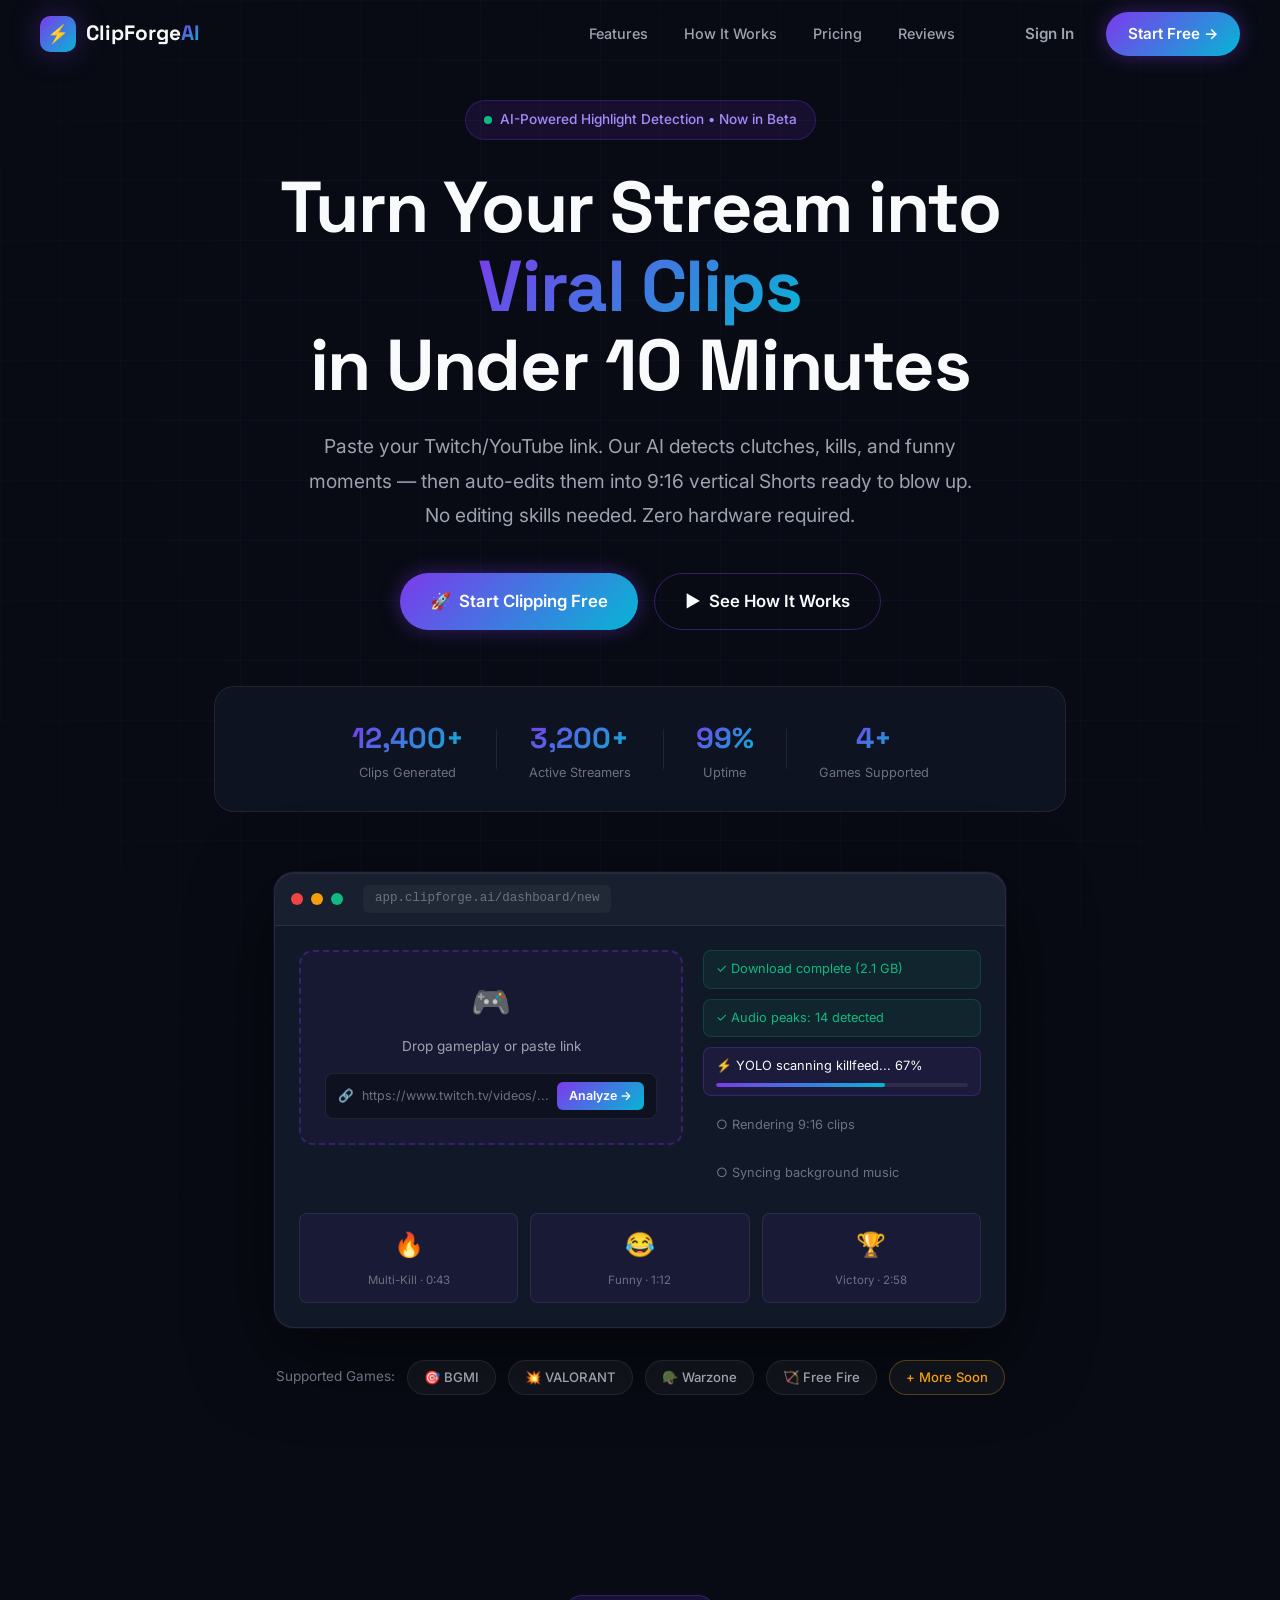
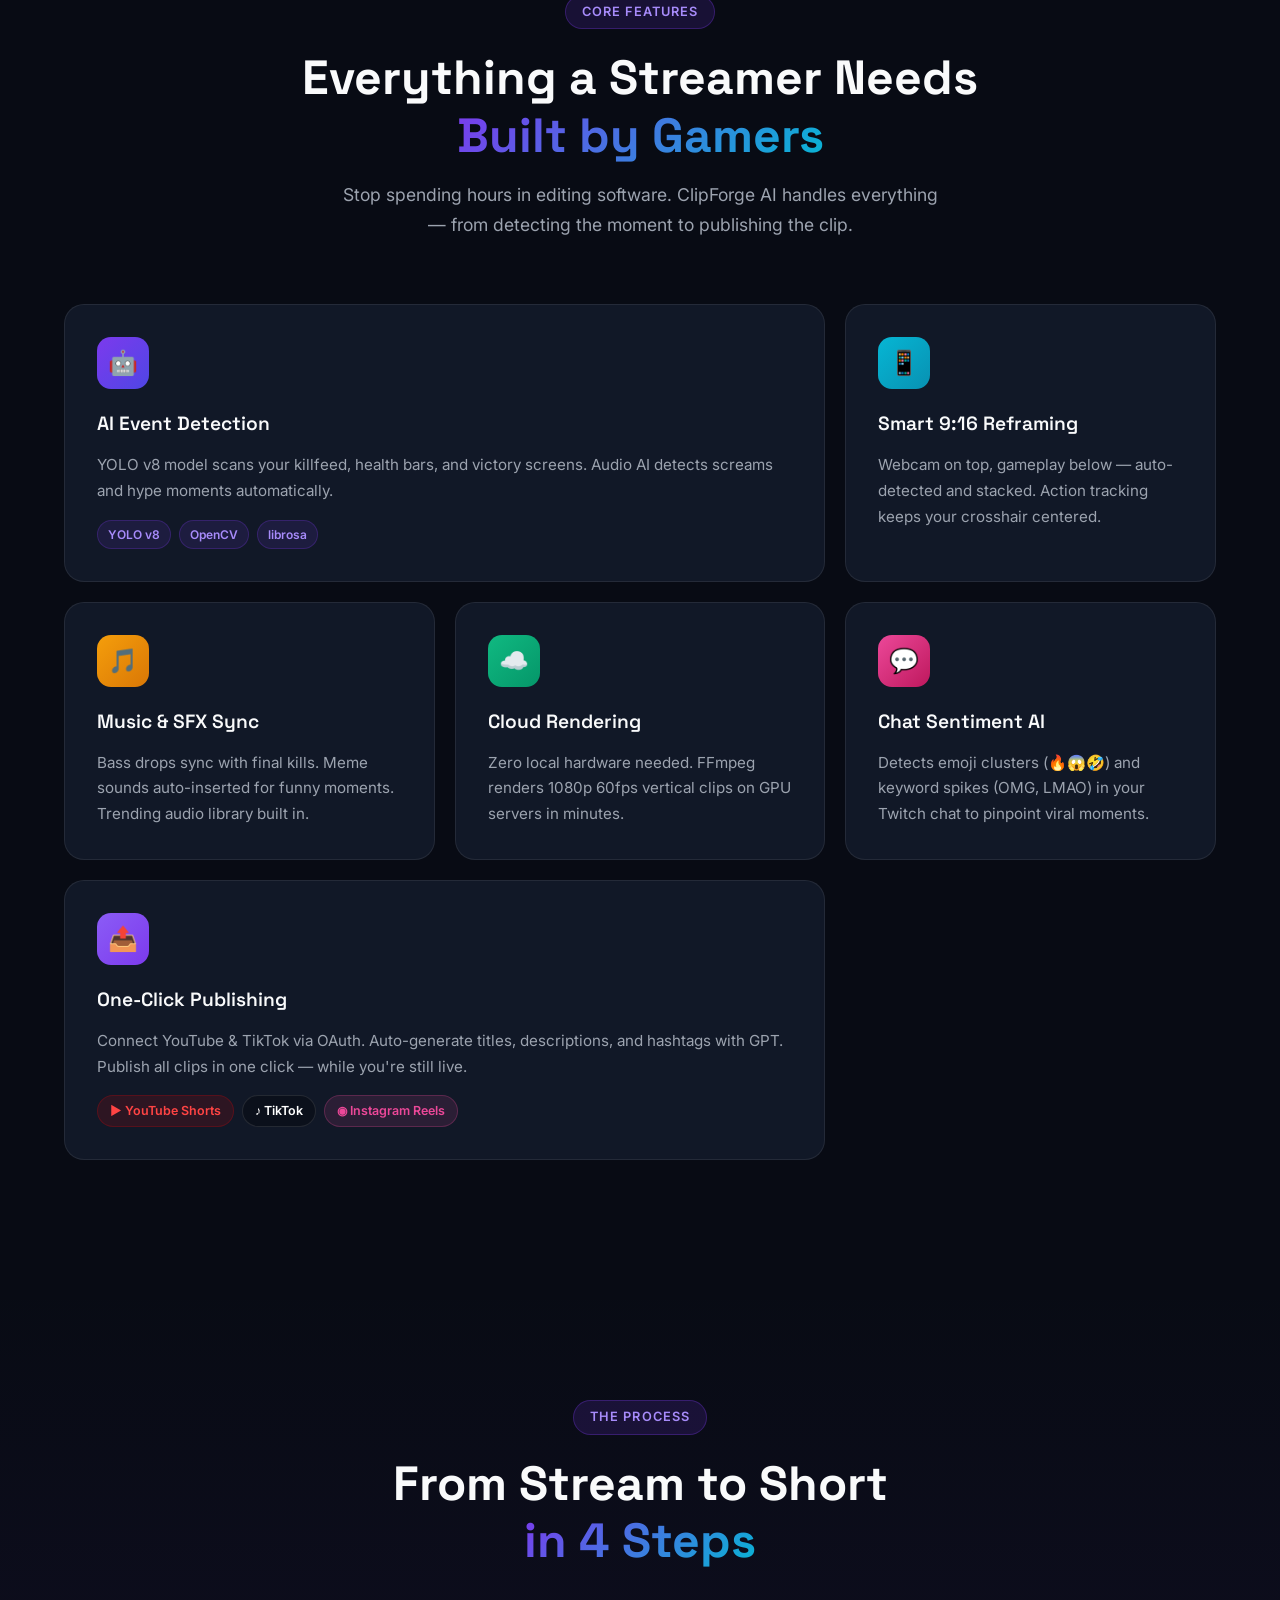
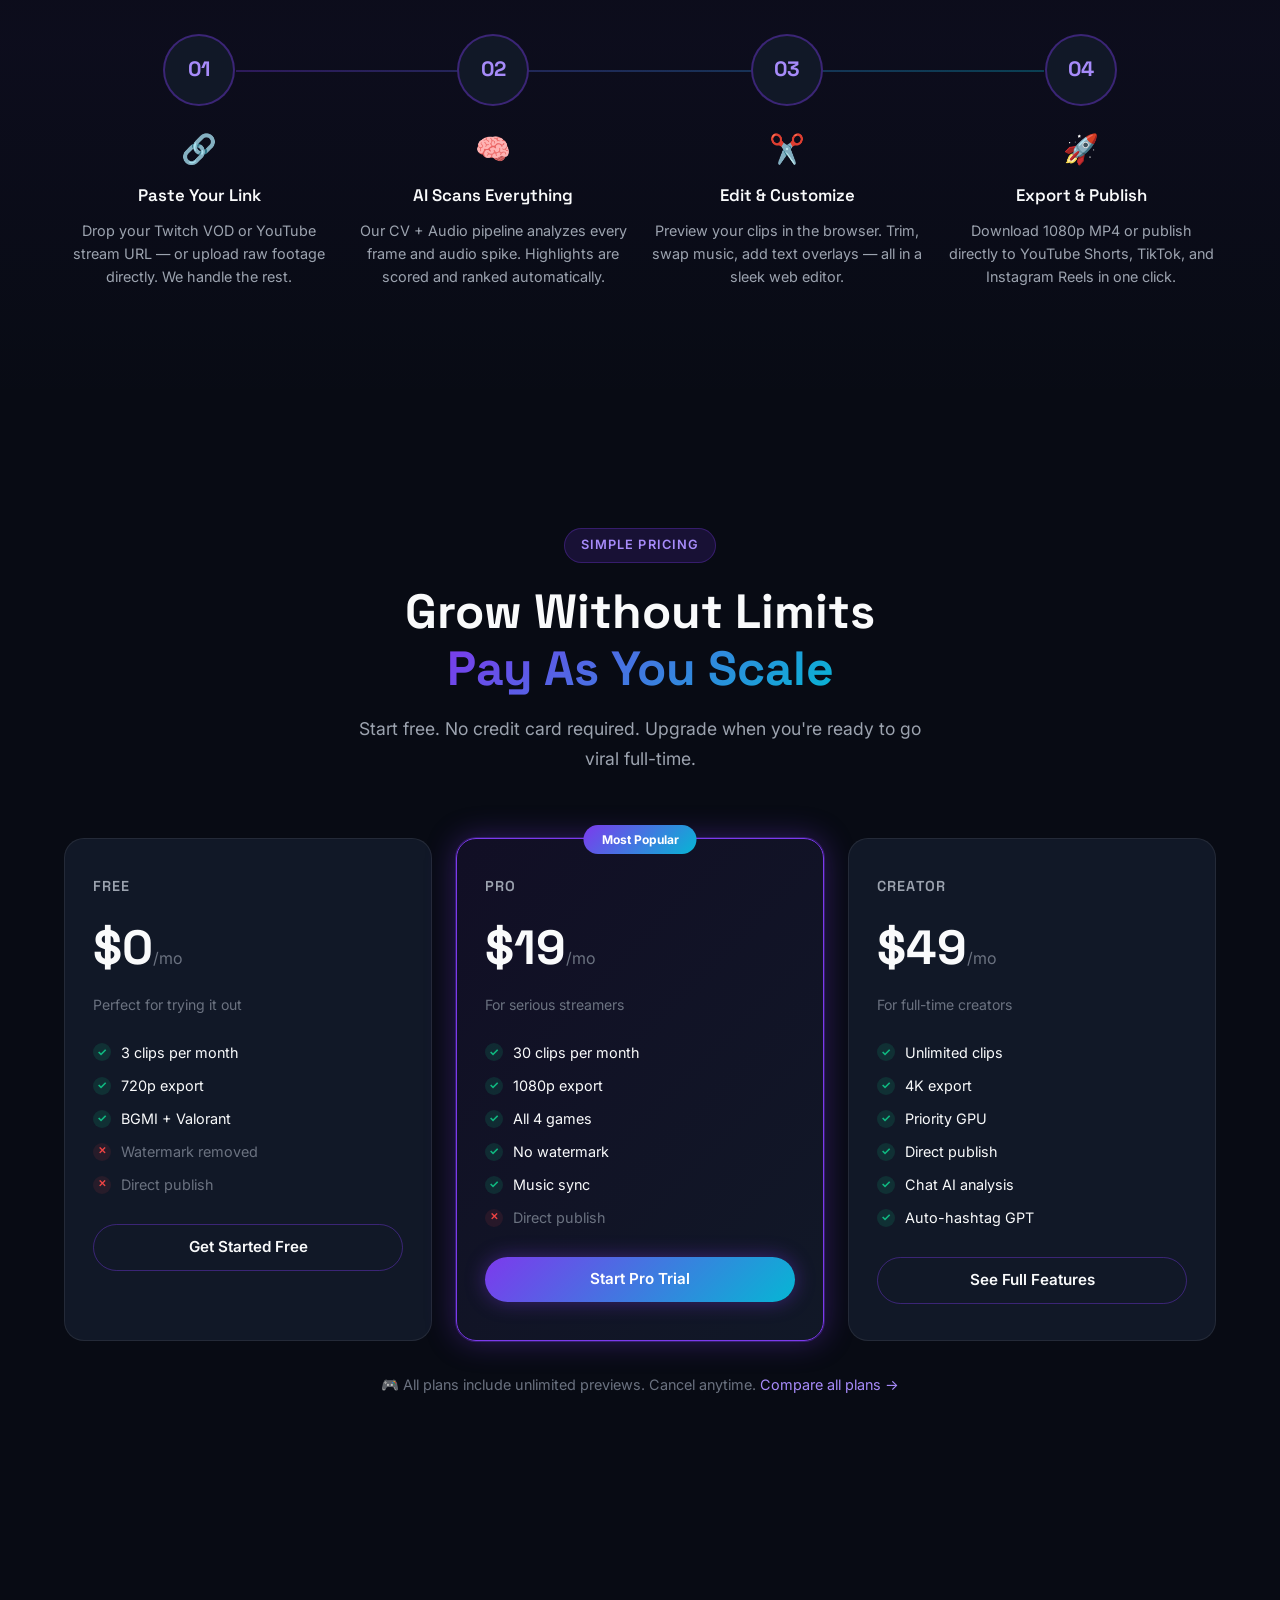
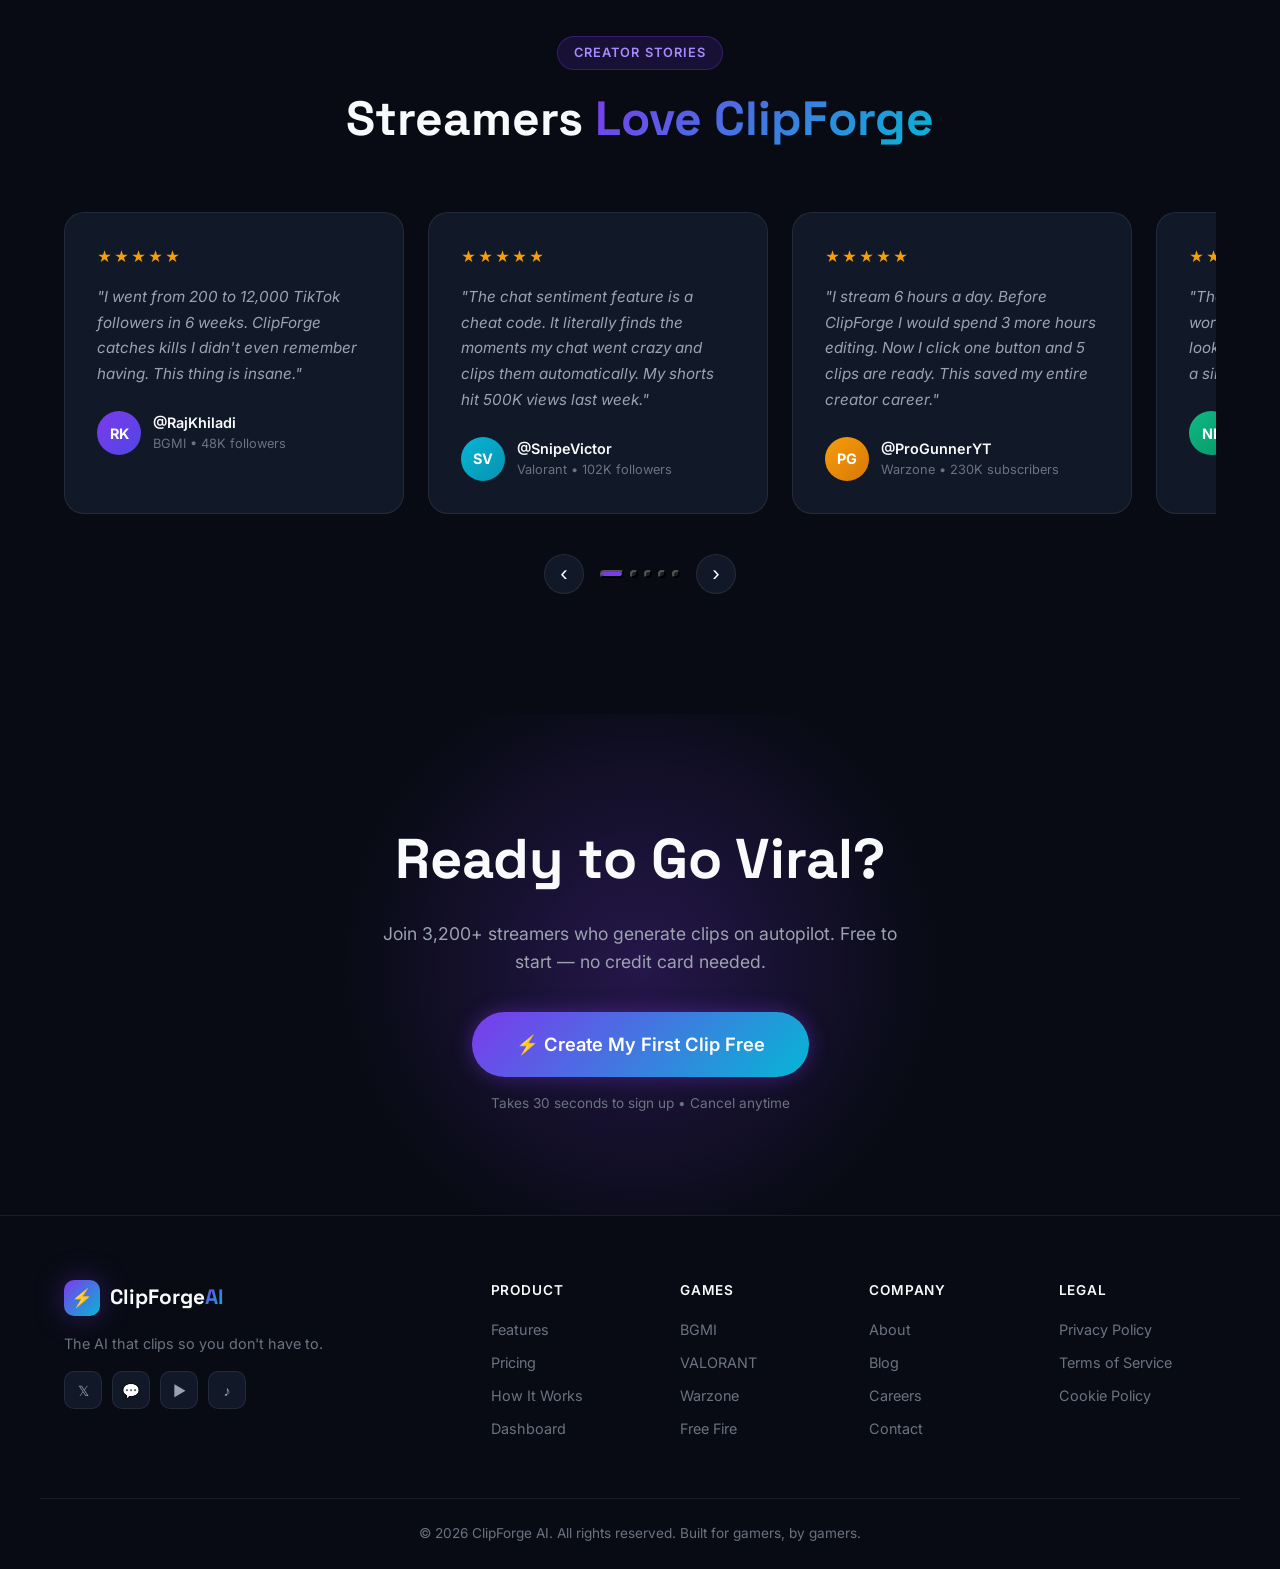
<file: index.html>
<!DOCTYPE html>
<html lang="en">
<head>
  <meta charset="UTF-8" />
  <meta name="viewport" content="width=device-width, initial-scale=1.0" />
  <title>ClipForge AI — Turn Your Stream into Viral Shorts Automatically</title>
  <meta name="description" content="ClipForge AI uses Computer Vision and Audio AI to detect your best gaming highlights, edit them into 9:16 vertical format, and publish to YouTube Shorts & TikTok automatically." />
  <!-- Favicon + PWA -->
  <link rel="icon" type="image/svg+xml" href="favicon.svg" />
  <link rel="manifest" href="manifest.json" />
  <meta name="theme-color" content="#7c3aed" />
  <!-- Open Graph -->
  <meta property="og:type" content="website" />
  <meta property="og:site_name" content="ClipForge AI" />
  <meta property="og:title" content="ClipForge AI — Turn Your Stream into Viral Clips Automatically" />
  <meta property="og:description" content="Paste your Twitch/YouTube link. Our AI detects clutches, kills, and funny moments — then auto-edits them into 9:16 vertical Shorts ready to blow up." />
  <meta property="og:image" content="https://clipforgeoi.netlify.app/assets/og-image.png" />
  <meta property="og:image:width" content="1200" />
  <meta property="og:image:height" content="630" />
  <meta property="og:url" content="https://clipforgeoi.netlify.app/" />
  <!-- Twitter Card -->
  <meta name="twitter:card" content="summary_large_image" />
  <meta name="twitter:site" content="@clipforgeai" />
  <meta name="twitter:title" content="ClipForge AI — Turn Your Stream into Viral Clips Automatically" />
  <meta name="twitter:description" content="AI-powered gaming highlight clip generator. Paste a stream link, get viral-ready Shorts in minutes." />
  <meta name="twitter:image" content="https://clipforgeoi.netlify.app/assets/og-image.png" />
  <!-- Canonical -->
  <link rel="canonical" href="https://clipforgeoi.netlify.app/" />
  <link rel="preconnect" href="https://fonts.googleapis.com" />
  <link rel="preconnect" href="https://fonts.gstatic.com" crossorigin />
  <link href="https://fonts.googleapis.com/css2?family=Inter:wght@300;400;500;600;700;800;900&family=Space+Grotesk:wght@400;500;600;700&display=swap" rel="stylesheet" />
  <link rel="stylesheet" href="styles/main.css" />
</head>
<body>

<!-- ── NAVIGATION ────────────────────────────────────────────────── -->
<nav class="nav" id="navbar">
  <div class="nav-inner">
    <a href="index.html" class="nav-logo">
      <div class="logo-icon">⚡</div>
      <span class="logo-text">ClipForge<span class="logo-ai">AI</span></span>
    </a>
    <ul class="nav-links">
      <li><a href="#features" class="nav-link">Features</a></li>
      <li><a href="#how-it-works" class="nav-link">How It Works</a></li>
      <li><a href="pricing.html" class="nav-link">Pricing</a></li>
      <li><a href="#testimonials" class="nav-link">Reviews</a></li>
    </ul>
    <div class="nav-cta">
      <a href="auth.html" class="btn btn-ghost">Sign In</a>
      <a href="auth.html" class="btn btn-primary">Start Free →</a>
    </div>
    <button class="nav-hamburger" id="hamburger" aria-label="Open menu">
      <span></span><span></span><span></span>
    </button>
  </div>
</nav>

<!-- Mobile Menu -->
<div class="mobile-menu" id="mobileMenu">
  <a href="#features" class="mobile-link">Features</a>
  <a href="#how-it-works" class="mobile-link">How It Works</a>
  <a href="pricing.html" class="mobile-link">Pricing</a>
  <a href="auth.html" class="mobile-link mobile-link-cta">Start Free →</a>
</div>

<!-- ── HERO ──────────────────────────────────────────────────────── -->
<section class="hero" id="hero">
  <div class="hero-bg-grid"></div>
  <div class="particles" id="particles"></div>

  <div class="hero-inner">
    <div class="hero-badge">
      <span class="badge-dot"></span>
      <span>AI-Powered Highlight Detection • Now in Beta</span>
    </div>

    <h1 class="hero-title">
      Turn Your Stream into
      <span class="gradient-text">Viral Clips</span>
      <br />in Under 10 Minutes
    </h1>

    <p class="hero-subtitle">
      Paste your Twitch/YouTube link. Our AI detects clutches, kills, and funny moments —
      then auto-edits them into 9:16 vertical Shorts ready to blow up.
      No editing skills needed. Zero hardware required.
    </p>

    <div class="hero-actions">
      <a href="auth.html" class="btn btn-primary btn-lg">
        <span>🚀</span> Start Clipping Free
      </a>
      <a href="#how-it-works" class="btn btn-outline btn-lg">
        <span>▶</span> See How It Works
      </a>
    </div>

    <div class="hero-stats">
      <div class="stat-item">
        <span class="stat-num" data-target="12400">0</span>
        <span class="stat-label">Clips Generated</span>
      </div>
      <div class="stat-divider"></div>
      <div class="stat-item">
        <span class="stat-num" data-target="3200">0</span>
        <span class="stat-label">Active Streamers</span>
      </div>
      <div class="stat-divider"></div>
      <div class="stat-item">
        <span class="stat-num" data-target="99" data-suffix="%">0</span>
        <span class="stat-label">Uptime</span>
      </div>
      <div class="stat-divider"></div>
      <div class="stat-item">
        <span class="stat-num" data-target="4">0</span>
        <span class="stat-label">Games Supported</span>
      </div>
    </div>
  </div>

  <!-- Hero Mockup -->
  <div class="hero-mockup">
    <div class="mockup-window">
      <div class="mockup-bar">
        <span class="dot red"></span><span class="dot yellow"></span><span class="dot green"></span>
        <span class="mockup-url">app.clipforge.ai/dashboard/new</span>
      </div>
      <div class="mockup-content">
        <div class="mockup-upload-area">
          <div class="upload-icon">🎮</div>
          <p class="upload-title">Drop gameplay or paste link</p>
          <div class="url-input-mock">
            <span class="url-prefix">🔗</span>
            <span class="url-text">https://www.twitch.tv/videos/...</span>
            <span class="url-cta">Analyze →</span>
          </div>
        </div>
        <div class="mockup-ai-processing">
          <div class="ai-step done">✓ Download complete (2.1 GB)</div>
          <div class="ai-step done">✓ Audio peaks: 14 detected</div>
          <div class="ai-step active">⚡ YOLO scanning killfeed... 67%
            <div class="progress-bar"><div class="progress-fill" style="width:67%"></div></div>
          </div>
          <div class="ai-step pending">○ Rendering 9:16 clips</div>
          <div class="ai-step pending">○ Syncing background music</div>
        </div>
        <div class="mockup-clips">
          <div class="clip-thumb">🔥<span>Multi-Kill · 0:43</span></div>
          <div class="clip-thumb">😂<span>Funny · 1:12</span></div>
          <div class="clip-thumb">🏆<span>Victory · 2:58</span></div>
        </div>
      </div>
    </div>
  </div>

  <!-- Supported games -->
  <div class="games-bar">
    <span class="games-label">Supported Games:</span>
    <div class="game-badge">🎯 BGMI</div>
    <div class="game-badge">💥 VALORANT</div>
    <div class="game-badge">🪖 Warzone</div>
    <div class="game-badge">🏹 Free Fire</div>
    <div class="game-badge soon">+ More Soon</div>
  </div>
</section>

<!-- ── FEATURES ──────────────────────────────────────────────────── -->
<section class="features" id="features">
  <div class="section-inner">
    <div class="section-header">
      <span class="section-badge">Core Features</span>
      <h2 class="section-title">Everything a Streamer Needs<br /><span class="gradient-text">Built by Gamers</span></h2>
      <p class="section-sub">Stop spending hours in editing software. ClipForge AI handles everything — from detecting the moment to publishing the clip.</p>
    </div>

    <div class="features-grid">

      <div class="feature-card feature-card--large">
        <div class="feature-icon-wrap" style="background: linear-gradient(135deg,#7c3aed,#4f46e5)">
          <span class="feature-icon">🤖</span>
        </div>
        <h3 class="feature-title">AI Event Detection</h3>
        <p class="feature-desc">YOLO v8 model scans your killfeed, health bars, and victory screens. Audio AI detects screams and hype moments automatically.</p>
        <div class="feature-tags">
          <span class="tag">YOLO v8</span>
          <span class="tag">OpenCV</span>
          <span class="tag">librosa</span>
        </div>
      </div>

      <div class="feature-card">
        <div class="feature-icon-wrap" style="background: linear-gradient(135deg,#06b6d4,#0891b2)">
          <span class="feature-icon">📱</span>
        </div>
        <h3 class="feature-title">Smart 9:16 Reframing</h3>
        <p class="feature-desc">Webcam on top, gameplay below — auto-detected and stacked. Action tracking keeps your crosshair centered.</p>
      </div>

      <div class="feature-card">
        <div class="feature-icon-wrap" style="background: linear-gradient(135deg,#f59e0b,#d97706)">
          <span class="feature-icon">🎵</span>
        </div>
        <h3 class="feature-title">Music & SFX Sync</h3>
        <p class="feature-desc">Bass drops sync with final kills. Meme sounds auto-inserted for funny moments. Trending audio library built in.</p>
      </div>

      <div class="feature-card">
        <div class="feature-icon-wrap" style="background: linear-gradient(135deg,#10b981,#059669)">
          <span class="feature-icon">☁️</span>
        </div>
        <h3 class="feature-title">Cloud Rendering</h3>
        <p class="feature-desc">Zero local hardware needed. FFmpeg renders 1080p 60fps vertical clips on GPU servers in minutes.</p>
      </div>

      <div class="feature-card">
        <div class="feature-icon-wrap" style="background: linear-gradient(135deg,#ec4899,#be185d)">
          <span class="feature-icon">💬</span>
        </div>
        <h3 class="feature-title">Chat Sentiment AI</h3>
        <p class="feature-desc">Detects emoji clusters (🔥😱🤣) and keyword spikes (OMG, LMAO) in your Twitch chat to pinpoint viral moments.</p>
      </div>

      <div class="feature-card feature-card--large">
        <div class="feature-icon-wrap" style="background: linear-gradient(135deg,#8b5cf6,#7c3aed)">
          <span class="feature-icon">📤</span>
        </div>
        <h3 class="feature-title">One-Click Publishing</h3>
        <p class="feature-desc">Connect YouTube & TikTok via OAuth. Auto-generate titles, descriptions, and hashtags with GPT. Publish all clips in one click — while you're still live.</p>
        <div class="platform-badges">
          <span class="platform-badge yt">▶ YouTube Shorts</span>
          <span class="platform-badge tt">♪ TikTok</span>
          <span class="platform-badge ig">◉ Instagram Reels</span>
        </div>
      </div>

    </div>
  </div>
</section>

<!-- ── HOW IT WORKS ──────────────────────────────────────────────── -->
<section class="how-it-works" id="how-it-works">
  <div class="section-inner">
    <div class="section-header">
      <span class="section-badge">The Process</span>
      <h2 class="section-title">From Stream to Short<br /><span class="gradient-text">in 4 Steps</span></h2>
    </div>

    <div class="steps-container">
      <div class="steps-line"></div>

      <div class="step-card">
        <div class="step-num">01</div>
        <div class="step-content">
          <div class="step-icon">🔗</div>
          <h3 class="step-title">Paste Your Link</h3>
          <p class="step-desc">Drop your Twitch VOD or YouTube stream URL — or upload raw footage directly. We handle the rest.</p>
        </div>
      </div>

      <div class="step-card">
        <div class="step-num">02</div>
        <div class="step-content">
          <div class="step-icon">🧠</div>
          <h3 class="step-title">AI Scans Everything</h3>
          <p class="step-desc">Our CV + Audio pipeline analyzes every frame and audio spike. Highlights are scored and ranked automatically.</p>
        </div>
      </div>

      <div class="step-card">
        <div class="step-num">03</div>
        <div class="step-content">
          <div class="step-icon">✂️</div>
          <h3 class="step-title">Edit & Customize</h3>
          <p class="step-desc">Preview your clips in the browser. Trim, swap music, add text overlays — all in a sleek web editor.</p>
        </div>
      </div>

      <div class="step-card">
        <div class="step-num">04</div>
        <div class="step-content">
          <div class="step-icon">🚀</div>
          <h3 class="step-title">Export & Publish</h3>
          <p class="step-desc">Download 1080p MP4 or publish directly to YouTube Shorts, TikTok, and Instagram Reels in one click.</p>
        </div>
      </div>
    </div>
  </div>
</section>

<!-- ── PRICING TEASER ─────────────────────────────────────────────── -->
<section class="pricing-teaser" id="pricing">
  <div class="section-inner">
    <div class="section-header">
      <span class="section-badge">Simple Pricing</span>
      <h2 class="section-title">Grow Without Limits<br /><span class="gradient-text">Pay As You Scale</span></h2>
      <p class="section-sub">Start free. No credit card required. Upgrade when you're ready to go viral full-time.</p>
    </div>

    <div class="pricing-grid">

      <div class="pricing-card">
        <div class="pricing-tier">Free</div>
        <div class="pricing-price"><span class="price-amount">$0</span><span class="price-period">/mo</span></div>
        <p class="pricing-desc">Perfect for trying it out</p>
        <ul class="pricing-features">
          <li class="feat yes">3 clips per month</li>
          <li class="feat yes">720p export</li>
          <li class="feat yes">BGMI + Valorant</li>
          <li class="feat no">Watermark removed</li>
          <li class="feat no">Direct publish</li>
        </ul>
        <a href="auth.html" class="btn btn-outline btn-full">Get Started Free</a>
      </div>

      <div class="pricing-card pricing-card--featured">
        <div class="pricing-popular">Most Popular</div>
        <div class="pricing-tier">Pro</div>
        <div class="pricing-price"><span class="price-amount">$19</span><span class="price-period">/mo</span></div>
        <p class="pricing-desc">For serious streamers</p>
        <ul class="pricing-features">
          <li class="feat yes">30 clips per month</li>
          <li class="feat yes">1080p export</li>
          <li class="feat yes">All 4 games</li>
          <li class="feat yes">No watermark</li>
          <li class="feat yes">Music sync</li>
          <li class="feat no">Direct publish</li>
        </ul>
        <a href="auth.html" class="btn btn-primary btn-full">Start Pro Trial</a>
      </div>

      <div class="pricing-card">
        <div class="pricing-tier">Creator</div>
        <div class="pricing-price"><span class="price-amount">$49</span><span class="price-period">/mo</span></div>
        <p class="pricing-desc">For full-time creators</p>
        <ul class="pricing-features">
          <li class="feat yes">Unlimited clips</li>
          <li class="feat yes">4K export</li>
          <li class="feat yes">Priority GPU</li>
          <li class="feat yes">Direct publish</li>
          <li class="feat yes">Chat AI analysis</li>
          <li class="feat yes">Auto-hashtag GPT</li>
        </ul>
        <a href="pricing.html" class="btn btn-outline btn-full">See Full Features</a>
      </div>

    </div>

    <div class="pricing-cta-note">
      🎮 All plans include unlimited previews. Cancel anytime. <a href="pricing.html" class="link-accent">Compare all plans →</a>
    </div>
  </div>
</section>

<!-- ── TESTIMONIALS ──────────────────────────────────────────────── -->
<section class="testimonials" id="testimonials">
  <div class="section-inner">
    <div class="section-header">
      <span class="section-badge">Creator Stories</span>
      <h2 class="section-title">Streamers <span class="gradient-text">Love ClipForge</span></h2>
    </div>

    <div class="testimonials-track" id="testimonialsTrack">
      <div class="testimonial-card">
        <div class="testi-stars">★★★★★</div>
        <p class="testi-quote">"I went from 200 to 12,000 TikTok followers in 6 weeks. ClipForge catches kills I didn't even remember having. This thing is insane."</p>
        <div class="testi-author">
          <div class="testi-avatar" style="background:linear-gradient(135deg,#7c3aed,#4f46e5)">RK</div>
          <div>
            <div class="testi-name">@RajKhiladi</div>
            <div class="testi-meta">BGMI • 48K followers</div>
          </div>
        </div>
      </div>

      <div class="testimonial-card">
        <div class="testi-stars">★★★★★</div>
        <p class="testi-quote">"The chat sentiment feature is a cheat code. It literally finds the moments my chat went crazy and clips them automatically. My shorts hit 500K views last week."</p>
        <div class="testi-author">
          <div class="testi-avatar" style="background:linear-gradient(135deg,#06b6d4,#0891b2)">SV</div>
          <div>
            <div class="testi-name">@SnipeVictor</div>
            <div class="testi-meta">Valorant • 102K followers</div>
          </div>
        </div>
      </div>

      <div class="testimonial-card">
        <div class="testi-stars">★★★★★</div>
        <p class="testi-quote">"I stream 6 hours a day. Before ClipForge I would spend 3 more hours editing. Now I click one button and 5 clips are ready. This saved my entire creator career."</p>
        <div class="testi-author">
          <div class="testi-avatar" style="background:linear-gradient(135deg,#f59e0b,#d97706)">PG</div>
          <div>
            <div class="testi-name">@ProGunnerYT</div>
            <div class="testi-meta">Warzone • 230K subscribers</div>
          </div>
        </div>
      </div>

      <div class="testimonial-card">
        <div class="testi-stars">★★★★☆</div>
        <p class="testi-quote">"The vertical reframing actually works! My facecam and gameplay look professional without me touching a single timeline. Unreal technology."</p>
        <div class="testi-author">
          <div class="testi-avatar" style="background:linear-gradient(135deg,#10b981,#059669)">NF</div>
          <div>
            <div class="testi-name">@NightFuryFF</div>
            <div class="testi-meta">Free Fire • 89K followers</div>
          </div>
        </div>
      </div>

      <div class="testimonial-card">
        <div class="testi-stars">★★★★★</div>
        <p class="testi-quote">"Direct publish to YouTube Shorts + TikTok at the same time? Bro I was manually uploading to 3 platforms. ClipForge just does everything while I play my next game."</p>
        <div class="testi-author">
          <div class="testi-avatar" style="background:linear-gradient(135deg,#ec4899,#be185d)">AS</div>
          <div>
            <div class="testi-name">@AceShooterGG</div>
            <div class="testi-meta">BGMI • 550K subscribers</div>
          </div>
        </div>
      </div>
    </div>

    <div class="testi-nav">
      <button class="testi-btn" id="testiPrev" aria-label="Previous">‹</button>
      <div class="testi-dots" id="testiDots"></div>
      <button class="testi-btn" id="testiNext" aria-label="Next">›</button>
    </div>
  </div>
</section>

<!-- ── CTA BANNER ────────────────────────────────────────────────── -->
<section class="cta-banner">
  <div class="cta-glow"></div>
  <div class="section-inner cta-inner">
    <h2 class="cta-title">Ready to Go Viral?</h2>
    <p class="cta-sub">Join 3,200+ streamers who generate clips on autopilot. Free to start — no credit card needed.</p>
    <a href="auth.html" class="btn btn-primary btn-xl">
      ⚡ Create My First Clip Free
    </a>
    <p class="cta-note">Takes 30 seconds to sign up • Cancel anytime</p>
  </div>
</section>

<!-- ── FOOTER ────────────────────────────────────────────────────── -->
<footer class="footer">
  <div class="footer-inner">
    <div class="footer-brand">
      <a href="index.html" class="nav-logo footer-logo">
        <div class="logo-icon">⚡</div>
        <span class="logo-text">ClipForge<span class="logo-ai">AI</span></span>
      </a>
      <p class="footer-tagline">The AI that clips so you don't have to.</p>
      <div class="footer-social">
        <a href="#" class="social-btn" aria-label="Twitter">𝕏</a>
        <a href="#" class="social-btn" aria-label="Discord">💬</a>
        <a href="#" class="social-btn" aria-label="YouTube">▶</a>
        <a href="#" class="social-btn" aria-label="TikTok">♪</a>
      </div>
    </div>

    <div class="footer-links">
      <div class="footer-col">
        <h4 class="footer-col-title">Product</h4>
        <a href="#features" class="footer-link">Features</a>
        <a href="pricing.html" class="footer-link">Pricing</a>
        <a href="#how-it-works" class="footer-link">How It Works</a>
        <a href="dashboard.html" class="footer-link">Dashboard</a>
      </div>
      <div class="footer-col">
        <h4 class="footer-col-title">Games</h4>
        <a href="#" class="footer-link">BGMI</a>
        <a href="#" class="footer-link">VALORANT</a>
        <a href="#" class="footer-link">Warzone</a>
        <a href="#" class="footer-link">Free Fire</a>
      </div>
      <div class="footer-col">
        <h4 class="footer-col-title">Company</h4>
        <a href="#" class="footer-link">About</a>
        <a href="#" class="footer-link">Blog</a>
        <a href="#" class="footer-link">Careers</a>
        <a href="#" class="footer-link">Contact</a>
      </div>
      <div class="footer-col">
        <h4 class="footer-col-title">Legal</h4>
        <a href="privacy.html" class="footer-link">Privacy Policy</a>
        <a href="terms.html" class="footer-link">Terms of Service</a>
        <a href="privacy.html#cookies" class="footer-link">Cookie Policy</a>
      </div>
    </div>
  </div>
  <div class="footer-bottom">
    <p>© 2026 ClipForge AI. All rights reserved. Built for gamers, by gamers.</p>
  </div>
</footer>

<script src="scripts/main.js"></script>
</body>
</html>
</file>
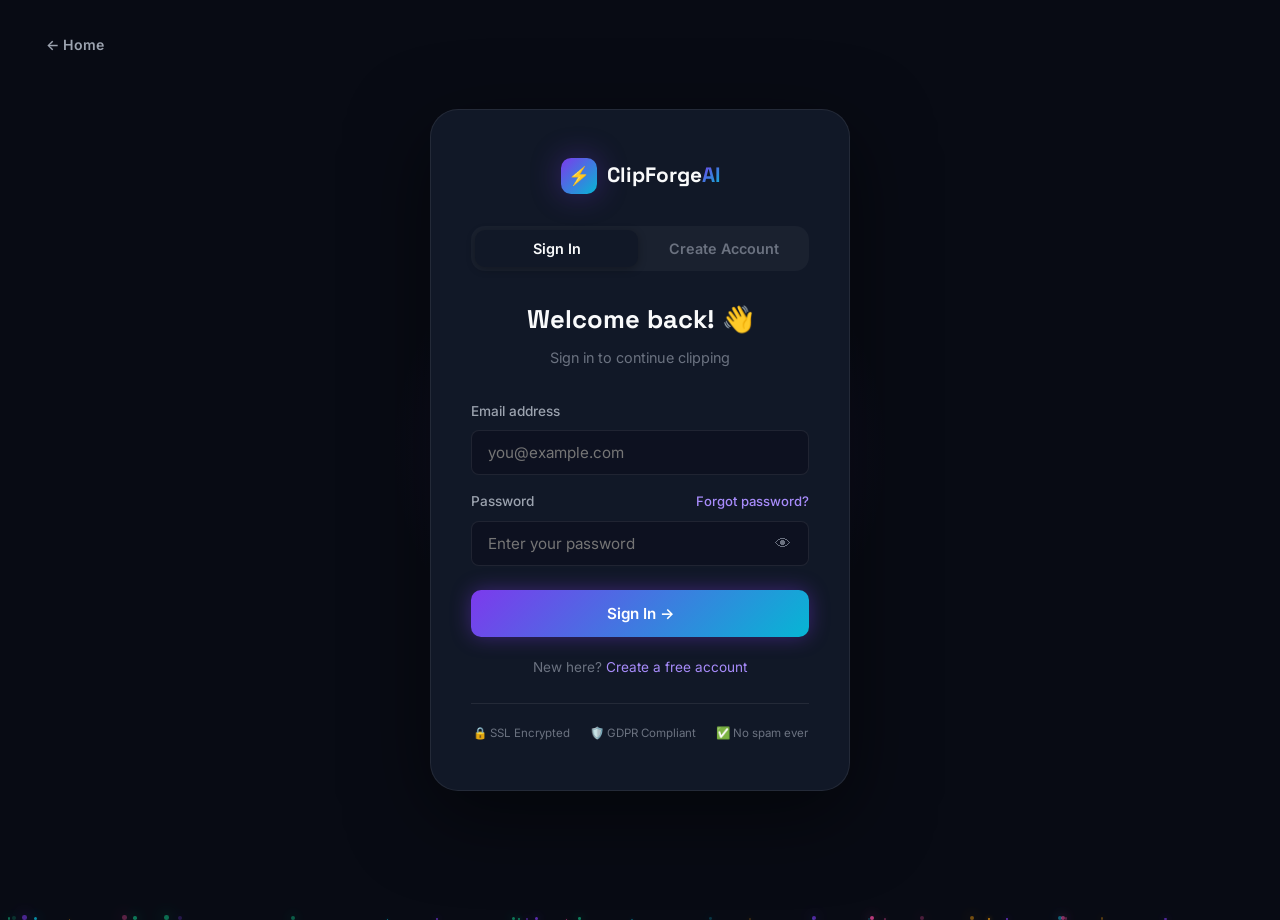
<file: auth.html>
<!DOCTYPE html>
<html lang="en">
<head>
  <meta charset="UTF-8" />
  <meta name="viewport" content="width=device-width, initial-scale=1.0" />
  <title>Sign In — ClipForge AI</title>
  <meta name="description" content="Sign in or create your free ClipForge AI account. Start generating viral gaming highlight clips automatically from your Twitch and YouTube streams." />
  <link rel="icon" type="image/svg+xml" href="favicon.svg" />
  <link rel="manifest" href="manifest.json" />
  <meta property="og:title" content="Sign In — ClipForge AI" />
  <meta property="og:description" content="Create your free account and start generating viral gaming clips automatically." />
  <meta property="og:image" content="https://clipforgeoi.netlify.app/assets/og-image.png" />
  <meta property="og:url" content="https://clipforgeoi.netlify.app/auth.html" />
  <meta property="og:type" content="website" />
  <meta property="og:site_name" content="ClipForge AI" />
  <meta name="twitter:card" content="summary_large_image" />
  <meta name="twitter:site" content="@clipforgeai" />
  <link rel="canonical" href="https://clipforgeoi.netlify.app/auth.html" />
  <link rel="preconnect" href="https://fonts.googleapis.com" />
  <link rel="preconnect" href="https://fonts.gstatic.com" crossorigin />
  <link href="https://fonts.googleapis.com/css2?family=Inter:wght@300;400;500;600;700;800;900&family=Space+Grotesk:wght@400;500;600;700&display=swap" rel="stylesheet" />
  <link rel="stylesheet" href="styles/main.css" />
  <style>
    .auth-tab-bar {
      display: flex;
      background: rgba(255,255,255,0.04);
      border-radius: var(--radius-md);
      padding: 4px;
      margin-bottom: 28px;
      gap: 4px;
    }
    .auth-tab {
      flex: 1;
      padding: 10px;
      border-radius: 10px;
      font-size: 0.9rem;
      font-weight: 600;
      cursor: pointer;
      border: none;
      background: transparent;
      color: var(--text-muted);
      font-family: var(--font-main);
      transition: all var(--transition);
    }
    .auth-tab.active {
      background: var(--bg-card);
      color: var(--text-primary);
      box-shadow: 0 2px 8px rgba(0,0,0,0.3);
    }
    .auth-form-panel { display: none; }
    .auth-form-panel.active { display: block; }

    .password-wrap { position: relative; }
    .password-toggle {
      position: absolute;
      right: 14px; top: 50%;
      transform: translateY(-50%);
      background: none; border: none;
      color: var(--text-muted); cursor: pointer;
      font-size: 1rem; padding: 4px;
      transition: color var(--transition);
    }
    .password-toggle:hover { color: var(--text-primary); }

    .password-strength {
      display: flex;
      gap: 4px;
      margin-top: 8px;
    }
    .strength-bar {
      flex: 1;
      height: 3px;
      border-radius: 99px;
      background: rgba(255,255,255,0.08);
      transition: background 0.3s;
    }
    .strength-bar.weak    { background: var(--accent-red); }
    .strength-bar.fair    { background: var(--accent-amber); }
    .strength-bar.good    { background: var(--accent-green); }
    .strength-bar.strong  { background: var(--accent-cyan); }
    .strength-label {
      font-size: 0.72rem;
      color: var(--text-muted);
      margin-top: 4px;
      min-height: 1em;
    }

    .auth-error {
      background: rgba(239,68,68,0.1);
      border: 1px solid rgba(239,68,68,0.25);
      border-radius: var(--radius-sm);
      padding: 10px 14px;
      font-size: 0.84rem;
      color: #fca5a5;
      margin-bottom: 16px;
      display: none;
    }
    .auth-error.show { display: block; }

    .auth-success {
      background: rgba(16,185,129,0.1);
      border: 1px solid rgba(16,185,129,0.25);
      border-radius: var(--radius-sm);
      padding: 10px 14px;
      font-size: 0.84rem;
      color: #6ee7b7;
      margin-bottom: 16px;
      display: none;
    }
    .auth-success.show { display: block; }
  </style>
</head>
<body>

<div class="auth-page">
  <div class="auth-bg-glow"></div>
  <div class="particles" id="particles"></div>

  <!-- Back -->
  <a href="index.html" class="btn btn-ghost" style="position:fixed;top:24px;left:24px;z-index:10;font-size:0.88rem;">← Home</a>

  <div class="auth-card animate-in">

    <!-- Logo -->
    <div class="auth-logo">
      <a href="index.html" class="nav-logo">
        <div class="logo-icon">⚡</div>
        <span class="logo-text">ClipForge<span class="logo-ai">AI</span></span>
      </a>
    </div>

    <!-- Tab Switcher -->
    <div class="auth-tab-bar" role="tablist">
      <button class="auth-tab active" id="tabSignIn" role="tab" aria-selected="true" onclick="switchTab('signin')">Sign In</button>
      <button class="auth-tab" id="tabSignUp" role="tab" aria-selected="false" onclick="switchTab('signup')">Create Account</button>
    </div>

    <!-- ── SIGN IN PANEL ──────────────────────────────────────── -->
    <div class="auth-form-panel active" id="panelSignIn">
      <h1 class="auth-title" style="margin-bottom:6px;">Welcome back! 👋</h1>
      <p class="auth-sub">Sign in to continue clipping</p>


      <div class="auth-error" id="signinError">Invalid email or password. Please try again.</div>

      <form id="signinForm" onsubmit="handleSignIn(event)" novalidate>
        <div class="auth-input-group">
          <label class="auth-label" for="signinEmail">Email address</label>
          <input type="email" id="signinEmail" class="auth-input" placeholder="you@example.com" autocomplete="email" required />
        </div>
        <div class="auth-input-group">
          <label class="auth-label" for="signinPassword" style="display:flex;justify-content:space-between;">
            <span>Password</span>
            <a href="#" class="link-accent" style="font-size:0.82rem;" onclick="showForgotPassword(event)">Forgot password?</a>
          </label>
          <div class="password-wrap">
            <input type="password" id="signinPassword" class="auth-input" placeholder="Enter your password" autocomplete="current-password" required style="padding-right:44px;" />
            <button type="button" class="password-toggle" onclick="togglePassword('signinPassword', this)" aria-label="Toggle password">👁</button>
          </div>
        </div>
        <button type="submit" class="btn btn-primary btn-full" id="signinBtn" style="margin-top:8px;border-radius:10px;padding:14px;">
          Sign In →
        </button>
      </form>

      <p class="auth-footer-text" style="margin-top:20px;">
        New here? <a href="#" class="link-accent" onclick="switchTab('signup');return false;">Create a free account</a>
      </p>
    </div>

    <!-- ── SIGN UP PANEL ──────────────────────────────────────── -->
    <div class="auth-form-panel" id="panelSignUp">
      <h1 class="auth-title" style="margin-bottom:6px;">Start clipping free 🚀</h1>
      <p class="auth-sub">No credit card required</p>


      <div class="auth-error" id="signupError"></div>
      <div class="auth-success" id="signupSuccess">🎉 Account created! Redirecting to your dashboard...</div>

      <form id="signupForm" onsubmit="handleSignUp(event)" novalidate>
        <div class="auth-input-group">
          <label class="auth-label" for="signupName">Your name</label>
          <input type="text" id="signupName" class="auth-input" placeholder="Raj Khiladi" autocomplete="name" required minlength="2" />
        </div>
        <div class="auth-input-group">
          <label class="auth-label" for="signupEmail">Email address</label>
          <input type="email" id="signupEmail" class="auth-input" placeholder="you@example.com" autocomplete="email" required />
        </div>
        <div class="auth-input-group">
          <label class="auth-label" for="signupPassword">Password</label>
          <div class="password-wrap">
            <input type="password" id="signupPassword" class="auth-input" placeholder="Min. 8 characters" autocomplete="new-password" required minlength="8" oninput="checkPasswordStrength(this.value)" style="padding-right:44px;" />
            <button type="button" class="password-toggle" onclick="togglePassword('signupPassword', this)" aria-label="Toggle password">👁</button>
          </div>
          <div class="password-strength" id="strengthBars">
            <div class="strength-bar" id="bar1"></div>
            <div class="strength-bar" id="bar2"></div>
            <div class="strength-bar" id="bar3"></div>
            <div class="strength-bar" id="bar4"></div>
          </div>
          <div class="strength-label" id="strengthLabel"></div>
        </div>
        <div class="auth-input-group">
          <label class="auth-label" for="signupConfirm">Confirm password</label>
          <div class="password-wrap">
            <input type="password" id="signupConfirm" class="auth-input" placeholder="Repeat your password" autocomplete="new-password" required style="padding-right:44px;" />
            <button type="button" class="password-toggle" onclick="togglePassword('signupConfirm', this)" aria-label="Toggle password">👁</button>
          </div>
        </div>
        <div style="margin-bottom:16px;">
          <label style="display:flex;align-items:flex-start;gap:10px;cursor:pointer;">
            <input type="checkbox" id="agreeTerms" required style="margin-top:3px;accent-color:var(--accent-purple);" />
            <span style="font-size:0.82rem;color:var(--text-muted);line-height:1.5;">
              I agree to ClipForge AI's <a href="terms.html" class="link-accent" target="_blank">Terms of Service</a>
              and <a href="privacy.html" class="link-accent" target="_blank">Privacy Policy</a>
            </span>
          </label>
        </div>
        <button type="submit" class="btn btn-primary btn-full" id="signupBtn" style="margin-top:4px;border-radius:10px;padding:14px;">
          Create Free Account →
        </button>
      </form>

      <p class="auth-footer-text" style="margin-top:20px;">
        Already have an account? <a href="#" class="link-accent" onclick="switchTab('signin');return false;">Sign in</a>
      </p>
    </div>

    <!-- Trust signals -->
    <div style="display:flex;justify-content:center;gap:20px;margin-top:24px;padding-top:20px;border-top:1px solid var(--border);">
      <span style="font-size:0.72rem;color:var(--text-muted);display:flex;align-items:center;gap:4px;">🔒 SSL Encrypted</span>
      <span style="font-size:0.72rem;color:var(--text-muted);display:flex;align-items:center;gap:4px;">🛡️ GDPR Compliant</span>
      <span style="font-size:0.72rem;color:var(--text-muted);display:flex;align-items:center;gap:4px;">✅ No spam ever</span>
    </div>

  </div>
</div>

<script src="scripts/main.js"></script>
<script src="scripts/app.js"></script>
<script>
// ── Tab switcher ─────────────────────────────────────────────────
function switchTab(tab) {
  const isSignIn = tab === 'signin';
  document.getElementById('tabSignIn').classList.toggle('active', isSignIn);
  document.getElementById('tabSignUp').classList.toggle('active', !isSignIn);
  document.getElementById('panelSignIn').classList.toggle('active', isSignIn);
  document.getElementById('panelSignUp').classList.toggle('active', !isSignIn);
  document.title = isSignIn ? 'Sign In — ClipForge AI' : 'Create Account — ClipForge AI';
}

// Check URL param for pre-selecting signup
if (new URLSearchParams(location.search).get('signup') === '1') switchTab('signup');

// ── Password visibility toggle ───────────────────────────────────
function togglePassword(inputId, btn) {
  const input = document.getElementById(inputId);
  const show = input.type === 'password';
  input.type = show ? 'text' : 'password';
  btn.textContent = show ? '🙈' : '👁';
}

// ── Password strength meter ───────────────────────────────────────
function checkPasswordStrength(val) {
  const bars = [1,2,3,4].map(n => document.getElementById('bar'+n));
  const label = document.getElementById('strengthLabel');
  const checks = [
    val.length >= 8,
    /[A-Z]/.test(val),
    /[0-9]/.test(val),
    /[^A-Za-z0-9]/.test(val),
  ];
  const score = checks.filter(Boolean).length;
  const levels = ['','weak','fair','good','strong'];
  const names  = ['','Weak','Fair','Good','Strong 💪'];
  const colors = ['','#ef4444','#f59e0b','#10b981','#06b6d4'];
  bars.forEach((bar, i) => {
    bar.className = 'strength-bar';
    if (i < score) bar.classList.add(levels[score]);
  });
  label.textContent = val ? names[score] : '';
  label.style.color = colors[score];
}

// ── Sign In handler ───────────────────────────────────────────────
async function handleSignIn(e) {
  e.preventDefault();
  const email = document.getElementById('signinEmail').value.trim();
  const pass  = document.getElementById('signinPassword').value;
  const errEl = document.getElementById('signinError');
  const btn   = document.getElementById('signinBtn');

  if (!email || !pass) { showError(errEl, 'Please fill in all fields.'); return; }
  if (!email.includes('@')) { showError(errEl, 'Please enter a valid email address.'); return; }

  btn.disabled = true;
  btn.textContent = '⏳ Signing in...';
  errEl.classList.remove('show');

  try {
    await CF.auth.login(e, email, pass);
    window.location.href = 'dashboard.html';
  } catch (err) {
    btn.disabled = false;
    btn.textContent = 'Sign In →';
    showError(errEl, err.message || 'Invalid email or password.');
  }
}

// ── Sign Up handler ───────────────────────────────────────────────
async function handleSignUp(e) {
  e.preventDefault();
  const name    = document.getElementById('signupName').value.trim();
  const email   = document.getElementById('signupEmail').value.trim();
  const pass    = document.getElementById('signupPassword').value;
  const confirm = document.getElementById('signupConfirm').value;
  const agreed  = document.getElementById('agreeTerms').checked;
  const errEl   = document.getElementById('signupError');
  const sucEl   = document.getElementById('signupSuccess');
  const btn     = document.getElementById('signupBtn');

  if (!name || !email || !pass || !confirm) { showError(errEl, 'Please fill in all fields.'); return; }
  if (!email.includes('@'))  { showError(errEl, 'Please enter a valid email address.'); return; }
  if (pass.length < 8)       { showError(errEl, 'Password must be at least 8 characters.'); return; }
  if (pass !== confirm)      { showError(errEl, 'Passwords do not match.'); return; }
  if (!agreed)               { showError(errEl, 'Please agree to the Terms of Service to continue.'); return; }

  btn.disabled = true;
  btn.textContent = '⏳ Creating account...';
  errEl.classList.remove('show');

  try {
    await CF.auth.register(name, email, pass);
    sucEl.classList.add('show');
    setTimeout(() => window.location.href = 'dashboard.html', 1500);
  } catch (err) {
    btn.disabled = false;
    btn.textContent = 'Create Free Account →';
    showError(errEl, err.message || 'Registration failed. Please try again.');
  }
}

// ── Forgot password ───────────────────────────────────────────────
function showForgotPassword(e) {
  e.preventDefault();
  const email = document.getElementById('signinEmail').value.trim();
  if (!email || !email.includes('@')) {
    showError(document.getElementById('signinError'), 'Enter your email above first, then click Forgot password.');
    return;
  }
  // Password reset is not available yet — don't claim an email was sent
  const errEl = document.getElementById('signinError');
  errEl.classList.remove('show');
  const sucEl = document.createElement('div');
  sucEl.className = 'auth-success show';
  sucEl.style.marginBottom = '16px';
  sucEl.textContent = 'Password reset is not available yet. Please contact support@clipforge.ai for help.';
  document.getElementById('signinForm').prepend(sucEl);
  setTimeout(() => sucEl.remove(), 5000);
}

function showError(el, msg) {
  el.textContent = msg;
  el.classList.add('show');
  setTimeout(() => el.classList.remove('show'), 5000);
}
</script>
</body>
</html>
</file>
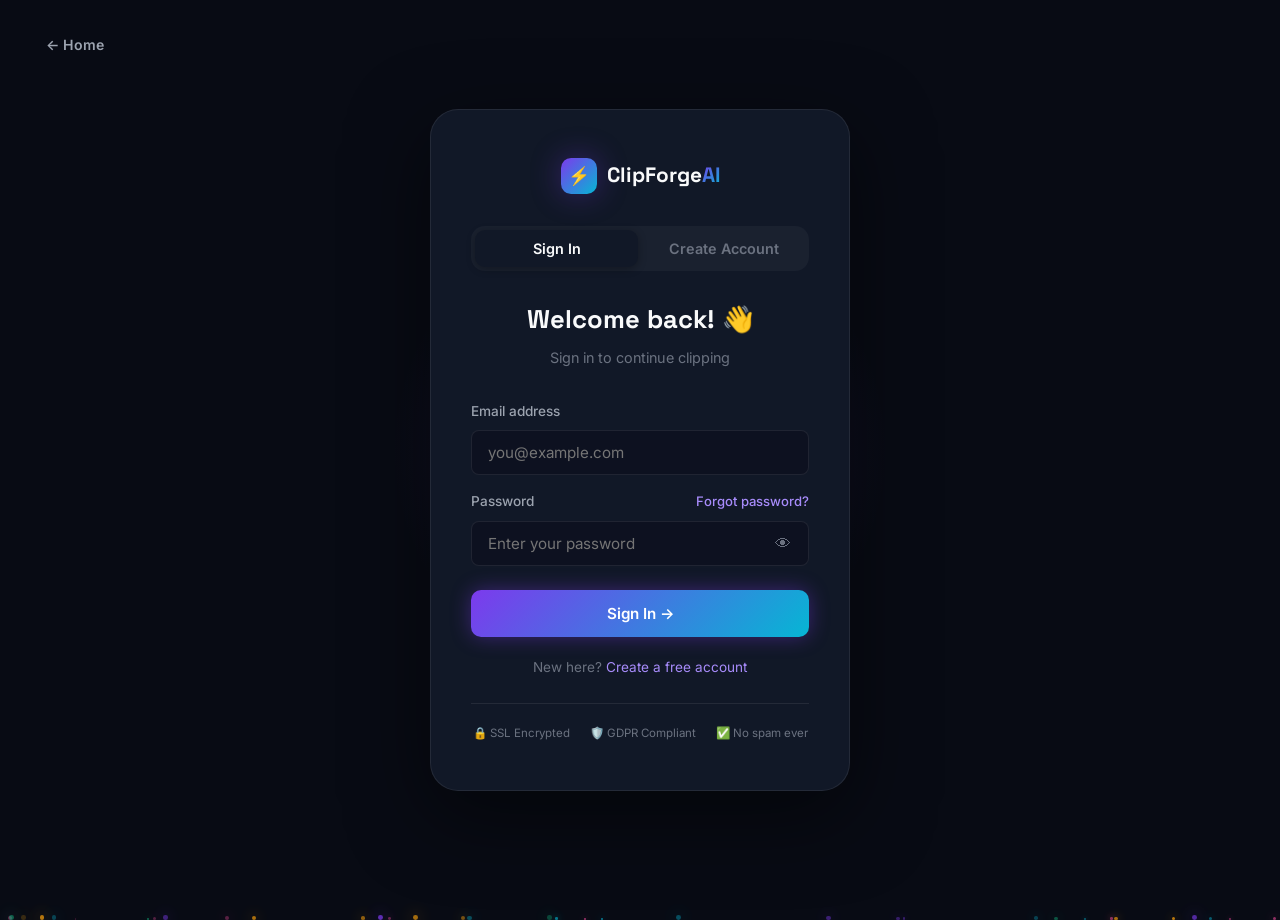
<file: dashboard.html>
<!DOCTYPE html>
<html lang="en">
<head>
  <meta charset="UTF-8" />
  <meta name="viewport" content="width=device-width, initial-scale=1.0" />
  <title>Dashboard — ClipForge AI</title>
  <meta name="description" content="ClipForge AI dashboard — view your clips, analytics, and start generating new highlights." />
  <meta name="robots" content="noindex, nofollow" />
  <!-- Favicon + PWA -->
  <link rel="icon" type="image/svg+xml" href="favicon.svg" />
  <link rel="manifest" href="manifest.json" />
  <meta name="theme-color" content="#7c3aed" />
  <!-- Open Graph (for sharing dashboard screenshots) -->
  <meta property="og:title" content="ClipForge AI Dashboard" />
  <meta property="og:description" content="AI-powered gaming highlight clip generator dashboard." />
  <meta property="og:image" content="https://clipforgeoi.netlify.app/assets/og-image.png" />
  <meta property="og:site_name" content="ClipForge AI" />
  <link rel="preconnect" href="https://fonts.googleapis.com" />
  <link rel="preconnect" href="https://fonts.gstatic.com" crossorigin />
  <link href="https://fonts.googleapis.com/css2?family=Inter:wght@300;400;500;600;700;800;900&family=Space+Grotesk:wght@400;500;600;700&display=swap" rel="stylesheet" />
  <link rel="stylesheet" href="styles/main.css" />
  <link rel="stylesheet" href="styles/dashboard.css" />
</head>
<body>

<div class="dash-layout">

  <!-- ── Sidebar ──────────────────────────────────────────────── -->
  <aside class="sidebar" id="sidebar">
    <div class="sidebar-logo">
      <a href="index.html" class="nav-logo">
        <div class="logo-icon">⚡</div>
        <span class="logo-text">ClipForge<span class="logo-ai">AI</span></span>
      </a>
    </div>

    <nav class="sidebar-nav">
      <div class="sidebar-section-title">Main</div>
      <a href="dashboard.html" class="sidebar-link active" data-page="dashboard.html">
        <span class="s-icon">🏠</span> Dashboard
      </a>
      <a href="new-clip.html" class="sidebar-link" data-page="new-clip.html">
        <span class="s-icon">➕</span> New Clip
        <span class="sidebar-badge">New</span>
      </a>
      <a href="my-clips.html" class="sidebar-link" data-page="my-clips.html">
        <span class="s-icon">🎬</span> My Clips
      </a>
      <a href="my-videos.html" class="sidebar-link" data-page="my-videos.html">
        <span class="s-icon">📹</span> My Videos
      </a>

      <div class="sidebar-section-title">Publish</div>
      <a href="export.html" class="sidebar-link" data-page="export.html">
        <span class="s-icon">📤</span> Export Hub
      </a>

      <div class="sidebar-section-title">Account</div>
      <a href="settings.html" class="sidebar-link" data-page="settings.html">
        <span class="s-icon">⚙️</span> Settings
      </a>
      <a href="pricing.html" class="sidebar-link" data-page="pricing.html">
        <span class="s-icon">👑</span> Upgrade Plan
      </a>
      <a href="index.html" class="sidebar-link">
        <span class="s-icon">🌐</span> Back to Site
      </a>
    </nav>

    <div class="sidebar-footer">
      <div class="sidebar-user">
        <div class="user-avatar">RK</div>
        <div>
          <div class="user-name">Raj Khiladi</div>
          <div class="user-plan">⚡ Pro Plan</div>
        </div>
      </div>
    </div>
  </aside>

  <!-- ── Main ─────────────────────────────────────────────────── -->
  <main class="dash-main">

    <!-- Topbar -->
    <div class="dash-topbar">
      <div style="display:flex;align-items:center;gap:12px;">
        <button class="topbar-icon-btn" id="sidebarToggle" aria-label="Toggle sidebar">☰</button>
        <span class="dash-page-title">Dashboard</span>
      </div>
      <div class="dash-topbar-right">
        <div class="topbar-icon-btn notif-dot" title="Notifications">🔔</div>
        <a href="new-clip.html" class="btn btn-primary" style="font-size:0.85rem;padding:8px 18px;">+ New Clip</a>
      </div>
    </div>

    <div class="dash-content page-enter">

      <!-- Welcome Banner -->
      <div style="background:linear-gradient(135deg,rgba(124,58,237,0.15),rgba(6,182,212,0.08));border:1px solid rgba(124,58,237,0.25);border-radius:var(--radius-lg);padding:28px 32px;margin-bottom:28px;display:flex;justify-content:space-between;align-items:center;gap:20px;flex-wrap:wrap;">
        <div>
          <h2 style="font-family:var(--font-display);font-size:1.4rem;font-weight:700;margin-bottom:6px;">Good morning, Raj! 👋</h2>
          <p style="color:var(--text-secondary);font-size:0.9rem;">You have <strong style="color:var(--accent-purple-light);">2 clips rendering</strong> and <strong style="color:var(--accent-green);">5 ready to export</strong>. Your top clip got 14K views this week!</p>
        </div>
        <a href="new-clip.html" class="btn btn-primary btn-lg">🚀 Generate New Clip</a>
      </div>

      <!-- Stat Cards -->
      <div class="stat-cards reveal">
        <div class="stat-card">
          <div class="stat-card-header">
            <span class="stat-card-label">Total Clips</span>
            <div class="stat-card-icon" style="background:rgba(124,58,237,0.15)">🎬</div>
          </div>
          <div class="stat-card-value gradient-text" id="stat-clips">—</div>
          <div class="stat-card-change up">↑ Growing this month</div>
        </div>
        <div class="stat-card">
          <div class="stat-card-header">
            <span class="stat-card-label">Total Views</span>
            <div class="stat-card-icon" style="background:rgba(6,182,212,0.15)">👁️</div>
          </div>
          <div class="stat-card-value gradient-text" id="stat-views">—</div>
          <div class="stat-card-change up">↑ +34% vs last month</div>
        </div>
        <div class="stat-card">
          <div class="stat-card-header">
            <span class="stat-card-label">Clips Published</span>
            <div class="stat-card-icon" style="background:rgba(16,185,129,0.15)">📤</div>
          </div>
          <div class="stat-card-value gradient-text" id="stat-published">—</div>
          <div class="stat-card-change up">↑ +8 this week</div>
        </div>
        <div class="stat-card">
          <div class="stat-card-header">
            <span class="stat-card-label">Plan Usage</span>
            <div class="stat-card-icon" style="background:rgba(245,158,11,0.15)">⚡</div>
          </div>
          <div class="stat-card-value gradient-text" id="stat-usage">—</div>
          <div class="stat-card-change up">clips this month</div>
        </div>
      </div>

      <!-- Main Grid -->
      <div style="display:grid;grid-template-columns:2fr 1fr;gap:24px;margin-bottom:24px;" class="reveal">

        <!-- Clips Performance Chart -->
        <div class="card">
          <div class="card-header">
            <span class="card-title">📊 Clip Performance (Last 14 Days)</span>
            <select class="form-input" style="width:auto;padding:6px 12px;font-size:0.8rem;">
              <option>Views</option>
              <option>Clips Generated</option>
              <option>Exports</option>
            </select>
          </div>
          <div class="card-body">
            <div class="chart-area" id="chartArea"></div>
            <div class="chart-x-labels">
              <span>Jun 21</span><span></span><span></span><span></span><span>Jun 25</span>
              <span></span><span></span><span></span><span>Jun 29</span><span></span>
              <span></span><span></span><span>Jul 3</span><span>Today</span>
            </div>
          </div>
        </div>

        <!-- Plan Usage -->
        <div style="display:flex;flex-direction:column;gap:20px;">
            <div class="plan-usage-card">
              <div class="plan-badge" id="planName">⚡ Pro Plan</div>
              <div>
                <div class="plan-usage-row">
                  <span class="plan-usage-label">Clips this month</span>
                  <span class="plan-usage-count" id="planUsageText">— / —</span>
                </div>
                <div class="usage-bar-wrap">
                  <div class="usage-bar-fill" id="planBar" style="width:0%"></div>
                </div>
              </div>
              <a href="pricing.html" class="btn btn-primary btn-full" style="font-size:0.85rem;">Upgrade to Creator</a>
            </div>

          <!-- Quick Actions -->
          <div class="card">
            <div class="card-header"><span class="card-title">⚡ Quick Actions</span></div>
            <div class="card-body" style="padding:16px;">
              <div class="quick-actions">
                <a href="new-clip.html" class="quick-action-btn">
                  <span class="quick-action-icon">🔗</span> Paste URL
                </a>
                <a href="new-clip.html" class="quick-action-btn">
                  <span class="quick-action-icon">📁</span> Upload File
                </a>
                <a href="my-clips.html" class="quick-action-btn">
                  <span class="quick-action-icon">🎬</span> View Clips
                </a>
                <a href="export.html" class="quick-action-btn">
                  <span class="quick-action-icon">📤</span> Export All
                </a>
              </div>
            </div>
          </div>
        </div>
      </div>

      <!-- Recent Clips -->
      <div class="card reveal" style="margin-bottom:24px;">
        <div class="card-header">
          <span class="card-title">🔥 Recent Clips</span>
          <a href="my-clips.html" class="btn btn-ghost" style="font-size:0.82rem;">View all →</a>
        </div>
        <div class="card-body" style="padding:16px;" id="miniClipsContainer">
          <!-- Populated by CF.ui.renderMiniClips() -->
        </div>
      </div>

      <!-- Activity Feed -->
      <div class="card reveal">
        <div class="card-header">
          <span class="card-title">📋 Recent Activity</span>
        </div>
        <div class="card-body" style="padding:0 24px;">
          <div class="activity-feed" id="activityFeed"></div>
        </div>
      </div>

    </div>
  </main>
</div>

<script src="scripts/main.js"></script>
<script src="scripts/app.js"></script>
<script>
document.addEventListener('DOMContentLoaded', () => {
  CF.ui.renderDashStats();
  CF.ui.renderActivity('activityFeed');
  CF.ui.renderMiniClips('miniClipsContainer');

  // Update welcome message with time-of-day greeting
  const user = CF.user.get();
  const greet = document.querySelector('.dash-content h2');
  const hour = new Date().getHours();
  const tod = hour < 12 ? 'morning' : hour < 17 ? 'afternoon' : 'evening';
  if (greet) greet.innerHTML = `Good ${tod}, ${user.name.split(' ')[0]}! 👋`;

  // Plan name
  const planName = document.getElementById('planName');
  if (planName) planName.textContent = `⚡ ${user.plan} Plan`;

  // ── Render performance chart ──────────────────────────────────
  const chartArea = document.getElementById('chartArea');
  if (chartArea) {
    // Generate 14-day synthetic view data seeded from real clips
    const clips = CF.clips.getAll();
    const totalViews = clips.reduce((s, c) => s + (c.views || 0), 0);
    const baseViews = Math.max(200, Math.round(totalViews / 14));

    const data = Array.from({ length: 14 }, (_, i) => {
      const jitter = 0.4 + Math.random() * 1.2;
      const spike = (i === 6 || i === 11) ? 2.5 : 1;
      return Math.round(baseViews * jitter * spike);
    });

    const maxVal = Math.max(...data);
    chartArea.innerHTML = data.map((v, i) => {
      const heightPct = Math.max(4, Math.round((v / maxVal) * 100));
      const isHighlight = v === maxVal;
      return `<div class="chart-bar ${isHighlight ? 'highlight' : ''}"
        style="height:${heightPct}%"
        data-val="${v >= 1000 ? (v/1000).toFixed(1)+'K' : v}"
        title="Day ${i+1}: ${v.toLocaleString()} views"></div>`;
    }).join('');

    // Animate bars in
    setTimeout(() => {
      chartArea.querySelectorAll('.chart-bar').forEach((bar, i) => {
        bar.style.animation = `none`;
        bar.style.transform = 'scaleY(0)';
        bar.style.transformOrigin = 'bottom';
        bar.style.transition = 'none';
        setTimeout(() => {
          bar.style.transition = `transform 0.5s cubic-bezier(0.34,1.56,0.64,1) ${i * 40}ms`;
          bar.style.transform = 'scaleY(1)';
        }, 50);
      });
    }, 100);

    // Chart metric switcher
    const chartSelect = chartArea.closest('.card')?.querySelector('select');
    if (chartSelect) {
      chartSelect.addEventListener('change', () => {
        const metric = chartSelect.value;
        const newData = data.map(v =>
          metric === 'Clips Generated' ? Math.round(v / 3000) + 1 :
          metric === 'Exports'         ? Math.round(v / 5000) :
          v
        );
        const newMax = Math.max(...newData, 1);
        chartArea.querySelectorAll('.chart-bar').forEach((bar, i) => {
          const h = Math.max(4, Math.round((newData[i] / newMax) * 100));
          const label = metric === 'Views'
            ? (newData[i] >= 1000 ? (newData[i]/1000).toFixed(1)+'K' : newData[i])
            : newData[i];
          bar.style.transition = `height 0.4s cubic-bezier(0.34,1.56,0.64,1) ${i*30}ms`;
          bar.style.height = h + '%';
          bar.setAttribute('data-val', label);
        });
      });
    }
  }
});
</script>
<script>
// ── Dashboard Auth Guard + Real Data ─────────────────────────────
document.addEventListener('DOMContentLoaded', async () => {
  // Require authentication — redirects to auth.html if no token
  const user = await CF.auth.populateDash();
  if (!user) return;  // redirect already triggered

  // Update welcome banner with real name
  const banner = document.querySelector('.dash-content h2');
  const hour = new Date().getHours();
  const greeting = hour < 12 ? 'Good morning' : hour < 17 ? 'Good afternoon' : 'Good evening';
  if (banner) banner.textContent = `${greeting}, ${user.name.split(' ')[0]}! 👋`;
});
</script>
</body>
</html>
</file>
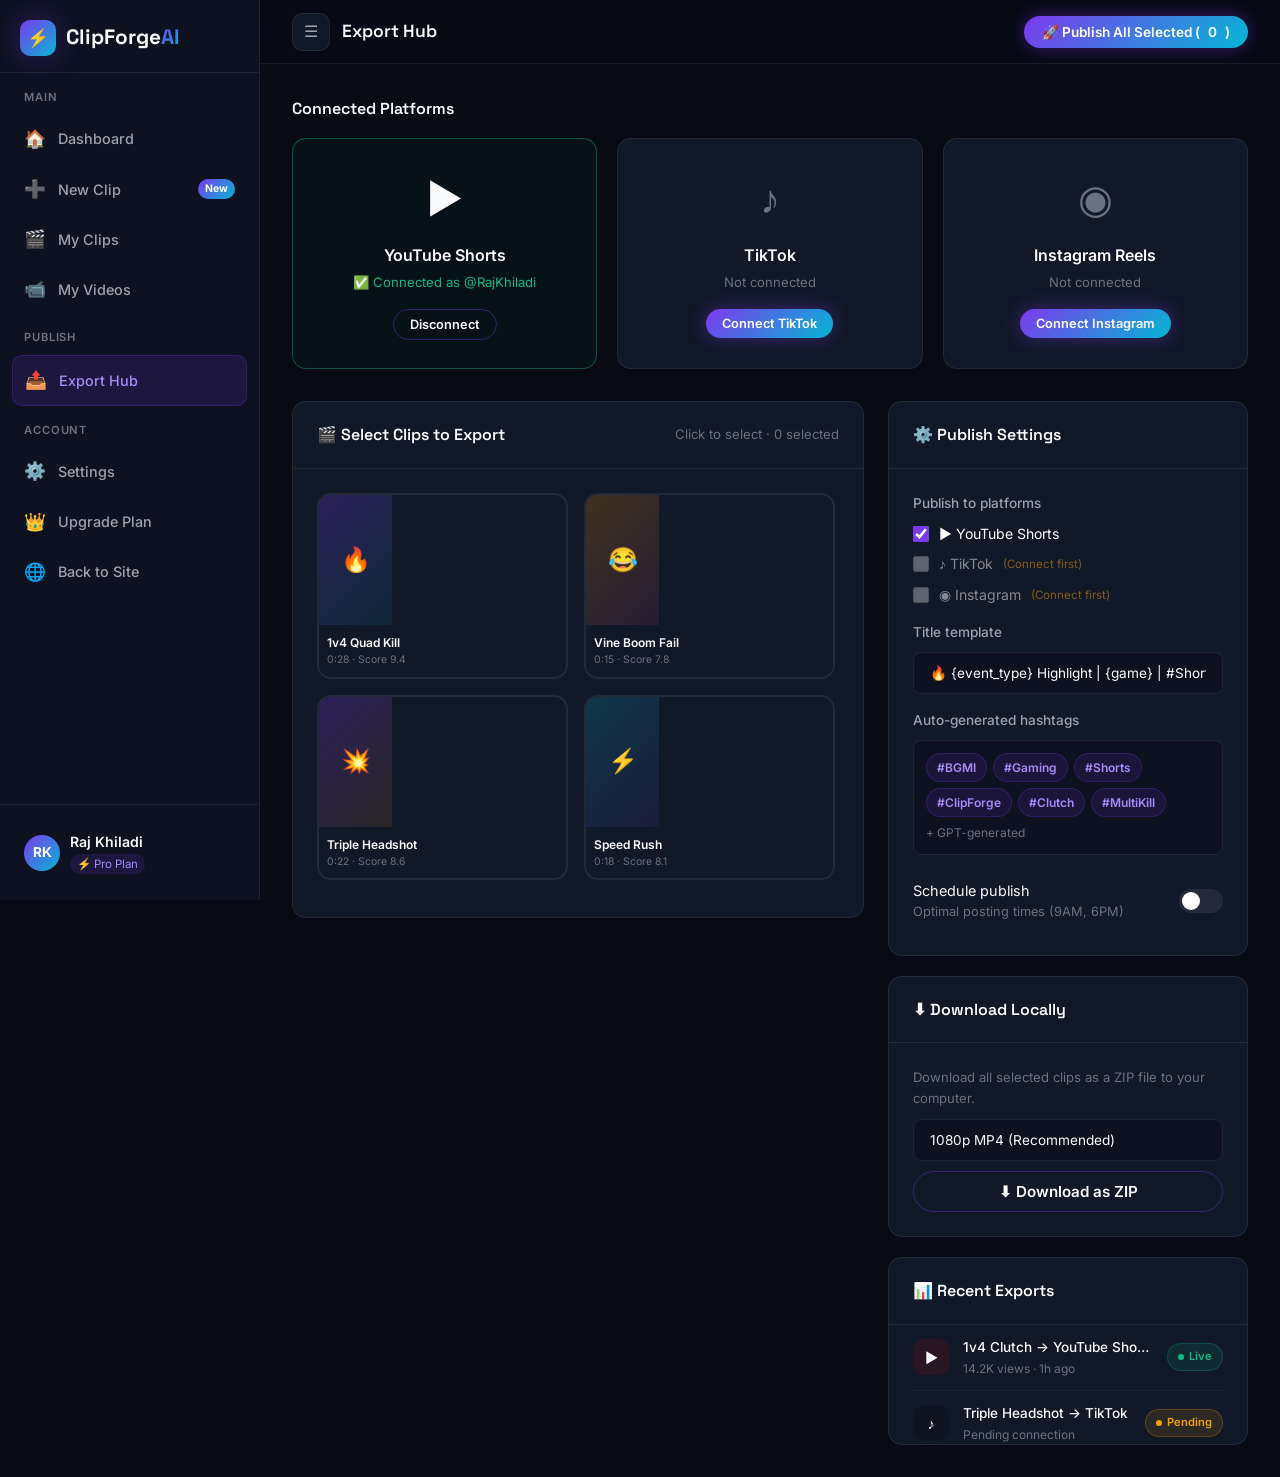
<file: export.html>
<!DOCTYPE html>
<html lang="en">
<head>
  <meta charset="UTF-8" />
  <meta name="viewport" content="width=device-width, initial-scale=1.0" />
  <title>Export Hub — ClipForge AI</title>
  <meta name="description" content="Publish your AI gaming clips directly to YouTube Shorts, TikTok, and Instagram Reels." />
  <meta name="robots" content="noindex, nofollow" />
  <link rel="icon" type="image/svg+xml" href="favicon.svg" />
  <link rel="manifest" href="manifest.json" />
  <meta name="theme-color" content="#7c3aed" />
  <meta property="og:title" content="Export Hub — ClipForge AI" />
  <meta property="og:description" content="Publish gaming clips to YouTube Shorts, TikTok, and Instagram Reels automatically." />
  <meta property="og:image" content="https://clipforgeoi.netlify.app/assets/og-image.png" />
  <meta property="og:site_name" content="ClipForge AI" />
  <link rel="preconnect" href="https://fonts.googleapis.com" />
  <link rel="preconnect" href="https://fonts.gstatic.com" crossorigin />
  <link href="https://fonts.googleapis.com/css2?family=Inter:wght@300;400;500;600;700;800;900&family=Space+Grotesk:wght@400;500;600;700&display=swap" rel="stylesheet" />
  <link rel="stylesheet" href="styles/main.css" />
  <link rel="stylesheet" href="styles/dashboard.css" />
</head>
<body>
<div class="dash-layout">
  <aside class="sidebar" id="sidebar">
    <div class="sidebar-logo"><a href="index.html" class="nav-logo"><div class="logo-icon">⚡</div><span class="logo-text">ClipForge<span class="logo-ai">AI</span></span></a></div>
    <nav class="sidebar-nav">
      <div class="sidebar-section-title">Main</div>
      <a href="dashboard.html" class="sidebar-link"><span class="s-icon">🏠</span> Dashboard</a>
      <a href="new-clip.html" class="sidebar-link"><span class="s-icon">➕</span> New Clip<span class="sidebar-badge">New</span></a>
      <a href="my-clips.html" class="sidebar-link"><span class="s-icon">🎬</span> My Clips</a>
      <a href="my-videos.html" class="sidebar-link"><span class="s-icon">📹</span> My Videos</a>
      <div class="sidebar-section-title">Publish</div>
      <a href="export.html" class="sidebar-link active"><span class="s-icon">📤</span> Export Hub</a>
      <div class="sidebar-section-title">Account</div>
      <a href="settings.html" class="sidebar-link"><span class="s-icon">⚙️</span> Settings</a>
      <a href="pricing.html" class="sidebar-link"><span class="s-icon">👑</span> Upgrade Plan</a>
      <a href="index.html" class="sidebar-link"><span class="s-icon">🌐</span> Back to Site</a>
    </nav>
    <div class="sidebar-footer"><div class="sidebar-user"><div class="user-avatar">RK</div><div><div class="user-name">Raj Khiladi</div><div class="user-plan">⚡ Pro Plan</div></div></div></div>
  </aside>

  <main class="dash-main">
    <div class="dash-topbar">
      <div style="display:flex;align-items:center;gap:12px;">
        <button class="topbar-icon-btn" id="sidebarToggle">☰</button>
        <span class="dash-page-title">Export Hub</span>
      </div>
      <div class="dash-topbar-right">
        <button class="btn btn-primary" style="font-size:0.85rem;padding:8px 18px;" id="publishAllBtn" onclick="publishAll()">
          🚀 Publish All Selected (<span id="exportCount">0</span>)
        </button>
      </div>
    </div>

    <div class="dash-content page-enter">

      <!-- Platform Connections -->
      <div class="reveal" style="margin-bottom:24px;">
        <h3 style="font-family:var(--font-display);font-size:1rem;font-weight:600;margin-bottom:16px;">Connected Platforms</h3>
        <div class="platform-cards">
          <div class="platform-card connected">
            <div class="platform-logo">▶</div>
            <div class="platform-name">YouTube Shorts</div>
            <div class="platform-status connected">✅ Connected as @RajKhiladi</div>
            <button class="btn btn-outline" style="font-size:0.8rem;padding:7px 16px;" onclick="window.ClipForge?.toast('Disconnecting YouTube...','info')">Disconnect</button>
          </div>
          <div class="platform-card">
            <div class="platform-logo" style="color:var(--text-muted);">♪</div>
            <div class="platform-name">TikTok</div>
            <div class="platform-status">Not connected</div>
            <button class="btn btn-primary" style="font-size:0.8rem;padding:7px 16px;" onclick="connectPlatform('TikTok')">Connect TikTok</button>
          </div>
          <div class="platform-card">
            <div class="platform-logo" style="color:var(--text-muted);">◉</div>
            <div class="platform-name">Instagram Reels</div>
            <div class="platform-status">Not connected</div>
            <button class="btn btn-primary" style="font-size:0.8rem;padding:7px 16px;" onclick="connectPlatform('Instagram')">Connect Instagram</button>
          </div>
        </div>
      </div>

      <div style="display:grid;grid-template-columns:1fr 360px;gap:24px;align-items:start;">

        <!-- Left: Clip Selection -->
        <div class="card reveal">
          <div class="card-header">
            <span class="card-title">🎬 Select Clips to Export</span>
            <span style="font-size:0.82rem;color:var(--text-muted);">Click to select · <span id="exportCount2">0</span> selected</span>
          </div>
          <div class="card-body">
            <div class="export-clip-select" id="exportClipGrid">

              <div class="export-clip-item" data-id="clip1">
                <div class="export-clip-check">✓</div>
                <div style="aspect-ratio:9/16;max-height:130px;background:linear-gradient(135deg,rgba(124,58,237,0.25),rgba(6,182,212,0.1));display:flex;align-items:center;justify-content:center;font-size:1.5rem;">🔥</div>
                <div style="padding:8px;">
                  <div style="font-size:0.75rem;font-weight:600;white-space:nowrap;overflow:hidden;text-overflow:ellipsis;">1v4 Quad Kill</div>
                  <div style="font-size:0.65rem;color:var(--text-muted);">0:28 · Score 9.4</div>
                </div>
              </div>

              <div class="export-clip-item" data-id="clip2">
                <div class="export-clip-check">✓</div>
                <div style="aspect-ratio:9/16;max-height:130px;background:linear-gradient(135deg,rgba(245,158,11,0.2),rgba(236,72,153,0.1));display:flex;align-items:center;justify-content:center;font-size:1.5rem;">😂</div>
                <div style="padding:8px;">
                  <div style="font-size:0.75rem;font-weight:600;white-space:nowrap;overflow:hidden;text-overflow:ellipsis;">Vine Boom Fail</div>
                  <div style="font-size:0.65rem;color:var(--text-muted);">0:15 · Score 7.8</div>
                </div>
              </div>

              <div class="export-clip-item" data-id="clip4">
                <div class="export-clip-check">✓</div>
                <div style="aspect-ratio:9/16;max-height:130px;background:linear-gradient(135deg,rgba(124,58,237,0.25),rgba(245,158,11,0.1));display:flex;align-items:center;justify-content:center;font-size:1.5rem;">💥</div>
                <div style="padding:8px;">
                  <div style="font-size:0.75rem;font-weight:600;white-space:nowrap;overflow:hidden;text-overflow:ellipsis;">Triple Headshot</div>
                  <div style="font-size:0.65rem;color:var(--text-muted);">0:22 · Score 8.6</div>
                </div>
              </div>

              <div class="export-clip-item" data-id="clip5">
                <div class="export-clip-check">✓</div>
                <div style="aspect-ratio:9/16;max-height:130px;background:linear-gradient(135deg,rgba(6,182,212,0.2),rgba(124,58,237,0.1));display:flex;align-items:center;justify-content:center;font-size:1.5rem;">⚡</div>
                <div style="padding:8px;">
                  <div style="font-size:0.75rem;font-weight:600;white-space:nowrap;overflow:hidden;text-overflow:ellipsis;">Speed Rush</div>
                  <div style="font-size:0.65rem;color:var(--text-muted);">0:18 · Score 8.1</div>
                </div>
              </div>

              <div class="export-clip-item" data-id="clip6">
                <div class="export-clip-check">✓</div>
                <div style="aspect-ratio:9/16;max-height:130px;background:linear-gradient(135deg,rgba(236,72,153,0.2),rgba(124,58,237,0.1));display:flex;align-items:center;justify-content:center;font-size:1.5rem;">🎯</div>
                <div style="padding:8px;">
                  <div style="font-size:0.75rem;font-weight:600;white-space:nowrap;overflow:hidden;text-overflow:ellipsis;">No-Scope Kill</div>
                  <div style="font-size:0.65rem;color:var(--text-muted);">0:12 · Score 7.5</div>
                </div>
              </div>

              <div class="export-clip-item" data-id="clip8">
                <div class="export-clip-check">✓</div>
                <div style="aspect-ratio:9/16;max-height:130px;background:linear-gradient(135deg,rgba(245,158,11,0.15),rgba(16,185,129,0.1));display:flex;align-items:center;justify-content:center;font-size:1.5rem;">🤣</div>
                <div style="padding:8px;">
                  <div style="font-size:0.75rem;font-weight:600;white-space:nowrap;overflow:hidden;text-overflow:ellipsis;">Chat Goes Crazy</div>
                  <div style="font-size:0.65rem;color:var(--text-muted);">0:25 · Score 8.9</div>
                </div>
              </div>

            </div>
          </div>
        </div>

        <!-- Right: Publish Settings -->
        <div style="display:flex;flex-direction:column;gap:20px;position:sticky;top:80px;">

          <div class="card">
            <div class="card-header"><span class="card-title">⚙️ Publish Settings</span></div>
            <div class="card-body" style="display:flex;flex-direction:column;gap:16px;">

              <div class="form-group" style="margin-bottom:0;">
                <label class="form-label">Publish to platforms</label>
                <div style="display:flex;flex-direction:column;gap:8px;">
                  <label style="display:flex;align-items:center;gap:10px;cursor:pointer;font-size:0.88rem;">
                    <input type="checkbox" checked style="accent-color:var(--accent-purple);width:16px;height:16px;" />
                    ▶ YouTube Shorts
                  </label>
                  <label style="display:flex;align-items:center;gap:10px;cursor:pointer;font-size:0.88rem;opacity:0.5;">
                    <input type="checkbox" disabled style="accent-color:var(--accent-purple);width:16px;height:16px;" />
                    ♪ TikTok <span style="font-size:0.72rem;color:var(--accent-amber);">(Connect first)</span>
                  </label>
                  <label style="display:flex;align-items:center;gap:10px;cursor:pointer;font-size:0.88rem;opacity:0.5;">
                    <input type="checkbox" disabled style="accent-color:var(--accent-purple);width:16px;height:16px;" />
                    ◉ Instagram <span style="font-size:0.72rem;color:var(--accent-amber);">(Connect first)</span>
                  </label>
                </div>
              </div>

              <div class="form-group" style="margin-bottom:0;">
                <label class="form-label">Title template</label>
                <input type="text" class="form-input" value="🔥 {event_type} Highlight | {game} | #Shorts" style="font-size:0.85rem;" />
              </div>

              <div class="form-group" style="margin-bottom:0;">
                <label class="form-label">Auto-generated hashtags</label>
                <div style="display:flex;flex-wrap:wrap;gap:6px;padding:12px;background:var(--bg-secondary);border:1px solid var(--border);border-radius:var(--radius-sm);">
                  <span class="tag">#BGMI</span>
                  <span class="tag">#Gaming</span>
                  <span class="tag">#Shorts</span>
                  <span class="tag">#ClipForge</span>
                  <span class="tag">#Clutch</span>
                  <span class="tag">#MultiKill</span>
                  <span style="font-size:0.75rem;color:var(--text-muted);align-self:center;">+ GPT-generated</span>
                </div>
              </div>

              <div class="toggle-wrap" style="padding:8px 0;border-bottom:none;">
                <div>
                  <div class="toggle-label">Schedule publish</div>
                  <div class="toggle-sub">Optimal posting times (9AM, 6PM)</div>
                </div>
                <button class="toggle" id="scheduleToggle"></button>
              </div>

            </div>
          </div>

          <!-- Download Option -->
          <div class="card">
            <div class="card-header"><span class="card-title">⬇ Download Locally</span></div>
            <div class="card-body" style="display:flex;flex-direction:column;gap:10px;">
              <p style="font-size:0.82rem;color:var(--text-muted);">Download all selected clips as a ZIP file to your computer.</p>
              <select class="form-input form-select" style="font-size:0.85rem;">
                <option>1080p MP4 (Recommended)</option>
                <option>720p MP4</option>
                <option>4K MP4 (Creator plan)</option>
              </select>
              <button class="btn btn-outline btn-full" onclick="downloadAll()">⬇ Download as ZIP</button>
            </div>
          </div>

          <!-- Recent Exports -->
          <div class="card">
            <div class="card-header"><span class="card-title">📊 Recent Exports</span></div>
            <div class="card-body" style="padding:0 24px;">
              <div class="activity-feed">
                <div class="activity-item">
                  <div class="activity-icon" style="background:rgba(255,0,0,0.1);font-size:0.9rem;">▶</div>
                  <div class="activity-info">
                    <div class="activity-title">1v4 Clutch → YouTube Shorts</div>
                    <div class="activity-meta">14.2K views · 1h ago</div>
                  </div>
                  <span class="status-badge status-done" style="font-size:0.7rem;">Live</span>
                </div>
                <div class="activity-item" style="padding-bottom:0;border-bottom:none;">
                  <div class="activity-icon" style="background:rgba(0,0,0,0.2);font-size:0.9rem;">♪</div>
                  <div class="activity-info">
                    <div class="activity-title">Triple Headshot → TikTok</div>
                    <div class="activity-meta">Pending connection</div>
                  </div>
                  <span class="status-badge status-queue" style="font-size:0.7rem;">Pending</span>
                </div>
              </div>
            </div>
          </div>

        </div>
      </div>
    </div>
  </main>
</div>

<script src="scripts/main.js"></script>
<script>
// Sync both export count spans
const origUpdate = window.updateExportCount;
function updateExportCount() {
  const selected = document.querySelectorAll('.export-clip-item.selected').length;
  document.getElementById('exportCount').textContent  = selected;
  document.getElementById('exportCount2').textContent = selected;
}
// override click
document.querySelectorAll('.export-clip-item').forEach(item => {
  item.addEventListener('click', () => {
    item.classList.toggle('selected');
    updateExportCount();
  });
});

function publishAll() {
  const count = document.querySelectorAll('.export-clip-item.selected').length;
  if (!count) { window.ClipForge?.toast('Select at least one clip first!','error'); return; }
  window.ClipForge?.toast(`🚀 Publishing ${count} clips to YouTube Shorts...`, 'success');
  document.getElementById('publishAllBtn').innerHTML = '⏳ Publishing...';
  document.getElementById('publishAllBtn').disabled = true;
  setTimeout(() => {
    window.ClipForge?.toast('✅ All clips published successfully!', 'success');
    document.getElementById('publishAllBtn').innerHTML = '✅ Published!';
  }, 3000);
}

function downloadAll() {
  const count = document.querySelectorAll('.export-clip-item.selected').length;
  if (!count) { window.ClipForge?.toast('Select at least one clip first!','error'); return; }
  window.ClipForge?.toast(`⬇ Preparing ZIP with ${count} clips...`, 'info');
}

function connectPlatform(name) {
  window.ClipForge?.toast(`🔗 Redirecting to ${name} OAuth...`, 'info');
}
</script>
</body>
</html>
</file>
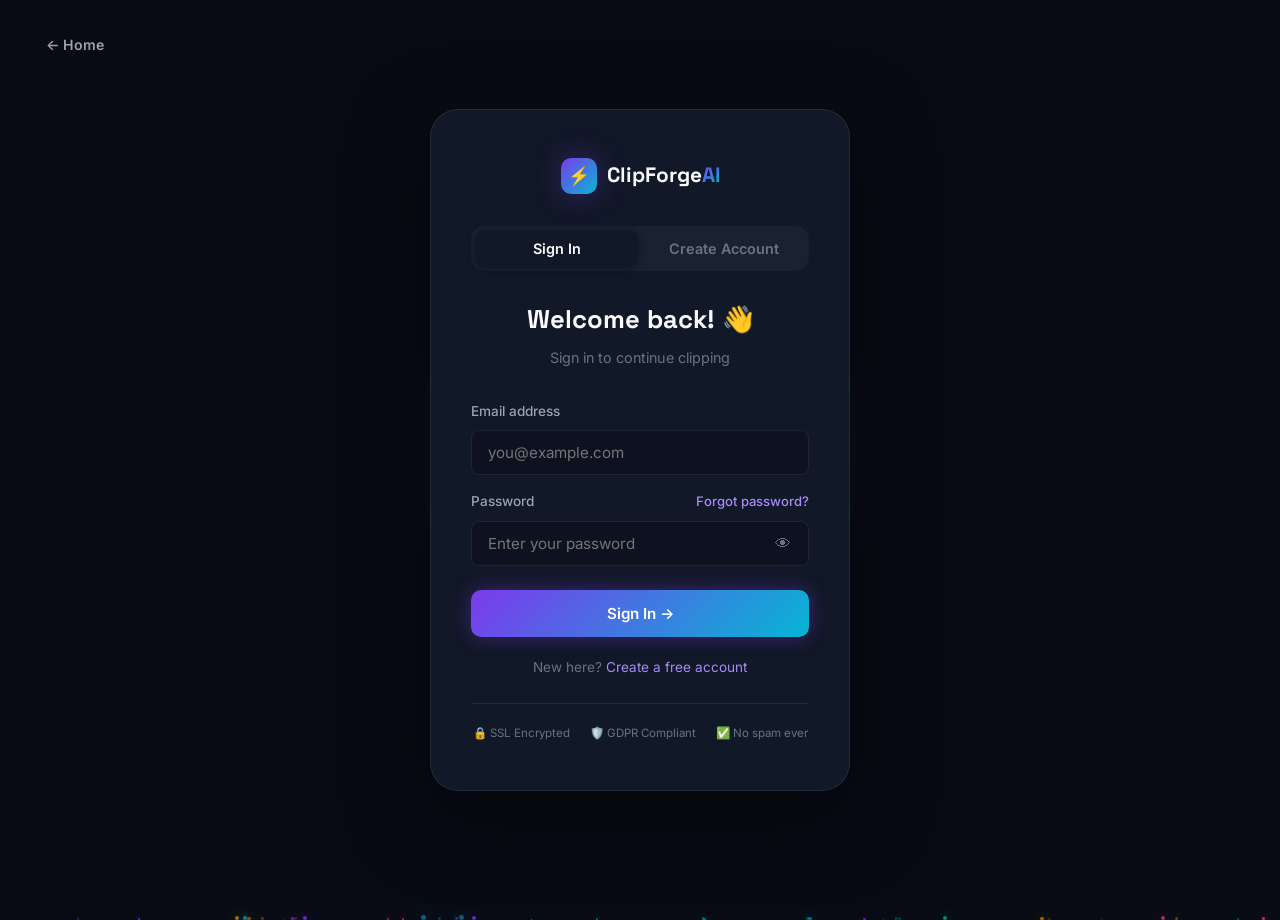
<file: new-clip.html>
<!DOCTYPE html>
<html lang="en">
<head>
  <meta charset="UTF-8" />
  <meta name="viewport" content="width=device-width, initial-scale=1.0" />
  <title>New Clip — ClipForge AI</title>
  <meta name="description" content="Generate a new AI gaming highlight clip. Paste your Twitch or YouTube link or upload raw footage." />
  <meta name="robots" content="noindex, nofollow" />
  <link rel="icon" type="image/svg+xml" href="favicon.svg" />
  <link rel="manifest" href="manifest.json" />
  <meta name="theme-color" content="#7c3aed" />
  <meta property="og:title" content="New Clip — ClipForge AI" />
  <meta property="og:description" content="Generate a new AI gaming highlight clip from your Twitch or YouTube stream." />
  <meta property="og:image" content="https://clipforgeoi.netlify.app/assets/og-image.png" />
  <meta property="og:site_name" content="ClipForge AI" />
  <link rel="preconnect" href="https://fonts.googleapis.com" />
  <link rel="preconnect" href="https://fonts.gstatic.com" crossorigin />
  <link href="https://fonts.googleapis.com/css2?family=Inter:wght@300;400;500;600;700;800;900&family=Space+Grotesk:wght@400;500;600;700&display=swap" rel="stylesheet" />
  <link rel="stylesheet" href="styles/main.css" />
  <link rel="stylesheet" href="styles/dashboard.css" />
</head>
<body>
<div class="dash-layout">

  <!-- Sidebar (reusable) -->
  <aside class="sidebar" id="sidebar">
    <div class="sidebar-logo">
      <a href="index.html" class="nav-logo">
        <div class="logo-icon">⚡</div>
        <span class="logo-text">ClipForge<span class="logo-ai">AI</span></span>
      </a>
    </div>
    <nav class="sidebar-nav">
      <div class="sidebar-section-title">Main</div>
      <a href="dashboard.html" class="sidebar-link" data-page="dashboard.html"><span class="s-icon">🏠</span> Dashboard</a>
      <a href="new-clip.html" class="sidebar-link active" data-page="new-clip.html"><span class="s-icon">➕</span> New Clip<span class="sidebar-badge">New</span></a>
      <a href="my-clips.html" class="sidebar-link" data-page="my-clips.html"><span class="s-icon">🎬</span> My Clips</a>
      <a href="my-videos.html" class="sidebar-link" data-page="my-videos.html"><span class="s-icon">📹</span> My Videos</a>
      <div class="sidebar-section-title">Publish</div>
      <a href="export.html" class="sidebar-link" data-page="export.html"><span class="s-icon">📤</span> Export Hub</a>
      <div class="sidebar-section-title">Account</div>
      <a href="settings.html" class="sidebar-link" data-page="settings.html"><span class="s-icon">⚙️</span> Settings</a>
      <a href="pricing.html" class="sidebar-link"><span class="s-icon">👑</span> Upgrade Plan</a>
      <a href="index.html" class="sidebar-link"><span class="s-icon">🌐</span> Back to Site</a>
    </nav>
    <div class="sidebar-footer">
      <div class="sidebar-user">
        <div class="user-avatar">RK</div>
        <div><div class="user-name">Raj Khiladi</div><div class="user-plan">⚡ Pro Plan</div></div>
      </div>
    </div>
  </aside>

  <main class="dash-main">
    <div class="dash-topbar">
      <div style="display:flex;align-items:center;gap:12px;">
        <button class="topbar-icon-btn" id="sidebarToggle">☰</button>
        <span class="dash-page-title">Generate New Clip</span>
      </div>
      <div class="dash-topbar-right">
        <span style="font-size:0.82rem;color:var(--text-muted);">Credits: <strong style="color:var(--accent-purple-light);">12 remaining</strong></span>
      </div>
    </div>

    <div class="dash-content page-enter">
      <div style="display:grid;grid-template-columns:1fr 380px;gap:28px;align-items:start;">

        <!-- Left: Input Panel -->
        <div style="display:flex;flex-direction:column;gap:24px;">

          <!-- Tab: URL vs Upload -->
          <div class="card">
            <div class="card-header">
              <span class="card-title">🎯 Video Source</span>
            </div>
            <div class="card-body">
              <!-- Input type tabs -->
              <div class="settings-nav" style="margin-bottom:24px;">
                <button class="settings-tab active" data-tab="url" id="tabUrl">🔗 Paste URL</button>
                <button class="settings-tab" data-tab="upload" id="tabUpload">📁 Upload File</button>
              </div>

              <!-- URL Panel -->
              <div id="panel-url">
                <p style="font-size:0.85rem;color:var(--text-muted);margin-bottom:12px;">Supports YouTube VODs, Twitch VODs, and direct video links</p>
                <div class="url-input-wrap" style="margin-bottom:16px;">
                  <div class="url-input-icon">🔗</div>
                  <input
                    type="url"
                    class="url-input-field"
                    id="streamUrl"
                    placeholder="https://www.twitch.tv/videos/123456789  or  https://youtu.be/..."
                  />
                </div>
                <div style="display:flex;gap:12px;flex-wrap:wrap;">
                  <div style="display:flex;align-items:center;gap:6px;font-size:0.8rem;color:var(--text-muted);">✅ YouTube VODs</div>
                  <div style="display:flex;align-items:center;gap:6px;font-size:0.8rem;color:var(--text-muted);">✅ Twitch VODs</div>
                  <div style="display:flex;align-items:center;gap:6px;font-size:0.8rem;color:var(--text-muted);">✅ Direct MP4 links</div>
                </div>
              </div>

              <!-- Upload Panel -->
              <div id="panel-upload" style="display:none;">
                <div class="upload-zone" id="uploadZone">
                  <div class="upload-zone-icon">🎮</div>
                  <p class="upload-zone-title">Drop your gameplay footage here</p>
                  <p class="upload-zone-sub">MP4, MOV, AVI, MKV — Max 10 GB</p>
                  <button class="btn btn-outline" onclick="document.getElementById('fileInput').click()">Browse Files</button>
                  <input type="file" id="fileInput" accept="video/*" style="display:none;" />
                </div>
              </div>
            </div>
          </div>

          <!-- Game Selection -->
          <div class="card">
            <div class="card-header">
              <span class="card-title">🎮 Select Game</span>
              <span style="font-size:0.8rem;color:var(--text-muted);">Used to calibrate UI detection models</span>
            </div>
            <div class="card-body">
              <div class="game-selector">
                <div class="game-option selected" data-game="BGMI">
                  <div class="game-option-icon">🎯</div>
                  <div class="game-option-name">BGMI</div>
                </div>
                <div class="game-option" data-game="VALORANT">
                  <div class="game-option-icon">💥</div>
                  <div class="game-option-name">VALORANT</div>
                </div>
                <div class="game-option" data-game="WARZONE">
                  <div class="game-option-icon">🪖</div>
                  <div class="game-option-name">Warzone</div>
                </div>
                <div class="game-option" data-game="FREE_FIRE">
                  <div class="game-option-icon">🏹</div>
                  <div class="game-option-name">Free Fire</div>
                </div>
              </div>
            </div>
          </div>

          <!-- AI Settings -->
          <div class="card">
            <div class="card-header"><span class="card-title">🧠 AI Detection Settings</span></div>
            <div class="card-body">
              <div style="display:grid;grid-template-columns:1fr 1fr;gap:16px;margin-bottom:20px;">
                <div class="form-group" style="margin-bottom:0;">
                  <label class="form-label">Max clips to generate</label>
                  <select class="form-input form-select" id="maxClips">
                    <option>3 clips</option>
                    <option selected>5 clips</option>
                    <option>8 clips</option>
                    <option>10 clips</option>
                  </select>
                </div>
                <div class="form-group" style="margin-bottom:0;">
                  <label class="form-label">Clip duration</label>
                  <select class="form-input form-select" id="clipDuration">
                    <option>15 seconds</option>
                    <option selected>30 seconds</option>
                    <option>60 seconds</option>
                    <option>90 seconds</option>
                  </select>
                </div>
                <div class="form-group" style="margin-bottom:0;">
                  <label class="form-label">Export format</label>
                  <select class="form-input form-select" id="exportFormat">
                    <option>9:16 Vertical (Shorts)</option>
                    <option>16:9 Horizontal</option>
                    <option>1:1 Square</option>
                  </select>
                </div>
                <div class="form-group" style="margin-bottom:0;">
                  <label class="form-label">Output quality</label>
                  <select class="form-input form-select" id="outputQuality">
                    <option>720p</option>
                    <option selected>1080p 60fps</option>
                    <option>4K (Creator plan)</option>
                  </select>
                </div>
              </div>

              <div class="toggle-wrap">
                <div>
                  <div class="toggle-label">🔊 Audio Peak Detection</div>
                  <div class="toggle-sub">Detect screams, gunfire, and hype moments</div>
                </div>
                <button class="toggle on"></button>
              </div>
              <div class="toggle-wrap">
                <div>
                  <div class="toggle-label">🤖 YOLO Killfeed Scanning</div>
                  <div class="toggle-sub">Scan game UI for kill events and multi-kills</div>
                </div>
                <button class="toggle on"></button>
              </div>
              <div class="toggle-wrap">
                <div>
                  <div class="toggle-label">💬 Chat Sentiment Analysis</div>
                  <div class="toggle-sub">Detect emoji clusters and keyword spikes (Pro+)</div>
                </div>
                <button class="toggle on"></button>
              </div>
              <div class="toggle-wrap">
                <div>
                  <div class="toggle-label">🎵 Auto Music Sync</div>
                  <div class="toggle-sub">Add trending background music with beat drop sync</div>
                </div>
                <button class="toggle on"></button>
              </div>
              <div class="toggle-wrap" style="border-bottom:none;">
                <div>
                  <div class="toggle-label">😂 Meme SFX Insertion</div>
                  <div class="toggle-sub">Auto-insert vine boom, bruh sounds at funny moments</div>
                </div>
                <button class="toggle"></button>
              </div>
            </div>
          </div>

          <!-- Action Button -->
          <button class="btn btn-primary btn-lg btn-full" id="startAnalysisBtn" onclick="startAnalysis()" style="border-radius:var(--radius-md);padding:18px;">
            ⚡ Start AI Analysis
          </button>
        </div>

        <!-- Right: Progress + Preview -->
        <div style="display:flex;flex-direction:column;gap:20px;position:sticky;top:80px;">

          <!-- AI Progress Panel -->
          <div class="card" id="progressCard">
            <div class="card-header">
              <span class="card-title">⚡ AI Pipeline</span>
              <span id="analysisStatus" style="font-size:0.8rem;color:var(--text-muted);">Waiting for input...</span>
            </div>
            <div class="card-body">
              <!-- Overall progress -->
              <div style="margin-bottom:20px;">
                <div style="display:flex;justify-content:space-between;margin-bottom:6px;">
                  <span style="font-size:0.82rem;color:var(--text-secondary);">Overall Progress</span>
                  <span style="font-size:0.82rem;color:var(--accent-purple-light);" id="progressPct">0%</span>
                </div>
                <div class="usage-bar-wrap" style="height:10px;">
                  <div class="usage-bar-fill" id="analysisProgressBar" style="width:0%;transition:width 0.8s ease;"></div>
                </div>
              </div>

              <!-- Step-by-step -->
              <div class="progress-steps">
                <div class="progress-step" id="step-download">
                  <div class="p-step-dot">1</div>
                  <div class="p-step-info">
                    <div class="p-step-title">Download & Prepare</div>
                    <div class="p-step-detail" id="detail-download">Waiting to start...</div>
                  </div>
                </div>
                <div class="progress-step" id="step-audio">
                  <div class="p-step-dot">2</div>
                  <div class="p-step-info">
                    <div class="p-step-title">Audio Analysis</div>
                    <div class="p-step-detail" id="detail-audio">librosa RMS peak detection</div>
                  </div>
                </div>
                <div class="progress-step" id="step-yolo">
                  <div class="p-step-dot">3</div>
                  <div class="p-step-info">
                    <div class="p-step-title">YOLO CV Scan</div>
                    <div class="p-step-detail" id="detail-yolo">Killfeed + victory detection</div>
                  </div>
                </div>
                <div class="progress-step" id="step-render">
                  <div class="p-step-dot">4</div>
                  <div class="p-step-info">
                    <div class="p-step-title">Render Clips</div>
                    <div class="p-step-detail" id="detail-render">FFmpeg 9:16 crop + audio mix</div>
                  </div>
                </div>
                <div class="progress-step" id="step-music">
                  <div class="p-step-dot">5</div>
                  <div class="p-step-info">
                    <div class="p-step-title">Music & SFX</div>
                    <div class="p-step-detail" id="detail-music">Beat sync + meme sounds</div>
                  </div>
                </div>
              </div>

              <div id="clipsReadySection" style="display:none;margin-top:20px;padding-top:20px;border-top:1px solid var(--border);">
                <p style="font-size:0.88rem;color:var(--accent-green);font-weight:600;margin-bottom:12px;">✅ 5 Clips Ready!</p>
                <a href="my-clips.html" class="btn btn-primary btn-full">View My Clips →</a>
              </div>
            </div>
          </div>

          <!-- Cost Estimate -->
          <div class="card">
            <div class="card-header"><span class="card-title">💰 Cost Estimate</span></div>
            <div class="card-body" style="display:flex;flex-direction:column;gap:10px;">
              <div style="display:flex;justify-content:space-between;font-size:0.85rem;">
                <span style="color:var(--text-muted);">5 clips × 30s @ 1080p</span>
                <span>1 credit</span>
              </div>
              <div style="display:flex;justify-content:space-between;font-size:0.85rem;">
                <span style="color:var(--text-muted);">GPU processing time</span>
                <span style="color:var(--accent-green);">Included</span>
              </div>
              <div style="display:flex;justify-content:space-between;font-size:0.85rem;border-top:1px solid var(--border);padding-top:10px;font-weight:600;">
                <span>Credits remaining after</span>
                <span class="gradient-text">11 / 30</span>
              </div>
            </div>
          </div>

          <!-- Tips -->
          <div style="background:rgba(245,158,11,0.08);border:1px solid rgba(245,158,11,0.2);border-radius:var(--radius-md);padding:16px;">
            <p style="font-size:0.8rem;font-weight:600;color:var(--accent-amber);margin-bottom:8px;">💡 Pro Tip</p>
            <p style="font-size:0.8rem;color:var(--text-secondary);line-height:1.6;">For best results, use streams where you were playing for at least 1 hour. More gameplay = more highlight moments detected.</p>
          </div>
        </div>
      </div>
    </div>
  </main>
</div>

<script src="scripts/main.js"></script>
<script src="scripts/app.js"></script>
<script>
// Tab switching
document.querySelectorAll('.settings-tab').forEach(tab => {
  tab.addEventListener('click', () => {
    document.querySelectorAll('.settings-tab').forEach(t => t.classList.remove('active'));
    tab.classList.add('active');
    const id = tab.dataset.tab;
    document.getElementById('panel-url').style.display    = id === 'url'    ? 'block' : 'none';
    document.getElementById('panel-upload').style.display = id === 'upload' ? 'block' : 'none';
  });
});

// Save game selection
document.querySelectorAll('.game-option').forEach(opt => {
  opt.addEventListener('click', () => {
    CF.storage.set('lastSelectedGame', opt.dataset.game);
  });
});

// ── Auth guard ─────────────────────────────────────────────────
document.addEventListener('DOMContentLoaded', async () => {
  const user = await CF.auth.requireAuth();
  if (!user) return;
  // Populate sidebar user info
  const nameEl = document.querySelector('.user-name');
  const planEl = document.querySelector('.user-plan');
  const avEl   = document.querySelector('.user-avatar');
  const initials = user.name.split(' ').map(n => n[0]).join('').toUpperCase().slice(0, 2);
  if (nameEl) nameEl.textContent = user.name;
  if (planEl) planEl.textContent = `⚡ ${user.plan.charAt(0).toUpperCase() + user.plan.slice(1)} Plan`;
  if (avEl)   avEl.textContent   = initials;
});

// ── Real API startAnalysis ───────────────────────────────────
async function startAnalysis() {
  const urlInput = document.getElementById('streamUrl');
  const hasUrl   = urlInput && urlInput.value.trim();
  const zone     = document.querySelector('.upload-zone-title');
  const hasFile  = zone && !zone.textContent.includes('Drop your');

  if (!hasUrl && !hasFile) {
    CF.toast('Please paste a stream URL or upload a video file first!', 'error');
    return;
  }

  const btn    = document.getElementById('startAnalysisBtn');
  const bar    = document.getElementById('analysisProgressBar');
  const pctEl  = document.getElementById('progressPct');
  const status = document.getElementById('analysisStatus');
  const steps  = ['step-download','step-audio','step-yolo','step-render','step-music'];

  btn.disabled = true;
  btn.innerHTML = '⏳ Starting...';
  btn.style.opacity = '0.7';
  steps.forEach(id => { const el = document.getElementById(id); if(el) el.classList.remove('step-done','step-active'); });

  // ── Try real API first ───────────────────────────────────
  if (hasUrl) {
    const url  = urlInput.value.trim();
    const game = document.querySelector('.game-option.selected')?.dataset.game || 'BGMI';
    const maxClips    = parseInt(document.querySelector('[data-setting-input="defaultClipCount"]')?.value) || 5;
    const clipDur     = parseInt(document.querySelector('[data-setting-input="defaultDuration"]')?.value) || 30;

    let videoId;
    try {
      const resp = await CF.videos.submitUrl(url, { game, max_clips: maxClips, clip_duration: clipDur });
      videoId = resp.video_id;
      CF.toast('✅ Video submitted! Processing started...', 'success');
    } catch (err) {
      CF.toast(`⚠️ API unavailable: ${err.message}. Using simulation mode.`, 'info', 6000);
      _simulateFallback(btn, bar, pctEl, status, steps);
      return;
    }

    // Poll status
    const STATUS_LABELS = {
      queued:      { pct: 5,  label: '⏳ Queued for processing...' },
      downloading: { pct: 15, label: '⬇️ Downloading video...' },
      analyzing:   { pct: 55, label: '🧠 AI analyzing video...' },
      done:        { pct: 100,label: '✅ All clips ready!' },
      failed:      { pct: 0,  label: '❌ Processing failed' },
    };

    const cancelPoll = CF.videos.startPolling(videoId, {
      intervalMs: 3000,
      onProgress(data) {
        const meta = STATUS_LABELS[data.status] || { pct: 50, label: 'Processing...' };
        if (bar)    bar.style.width    = `${meta.pct}%`;
        if (pctEl)  pctEl.textContent  = `${meta.pct}%`;
        if (status) status.textContent = meta.label;

        // Activate step dots based on status
        const statusOrder = ['queued','downloading','analyzing','done'];
        const idx = statusOrder.indexOf(data.status);
        steps.forEach((id, i) => {
          const el = document.getElementById(id);
          if (!el) return;
          if (i < idx)     { el.classList.add('step-done'); el.classList.remove('step-active'); }
          else if (i===idx){ el.classList.add('step-active'); el.classList.remove('step-done'); }
        });
      },
      onComplete(clips) {
        if (status) status.textContent = '✅ All clips ready!';
        document.getElementById('clipsReadySection').style.display = 'block';
        CF.toast(`🎬 ${clips.length} clip${clips.length !== 1 ? 's' : ''} generated successfully!`, 'success');
        btn.disabled = false;
        btn.innerHTML = '✅ Done — View My Clips';
        btn.style.opacity = '1';
        btn.onclick = () => window.location.href = 'my-clips.html';
      },
      onError(errMsg) {
        if (status) status.textContent = `❌ Error: ${errMsg}`;
        CF.toast(`❌ Processing failed: ${errMsg}`, 'error', 8000);
        btn.disabled = false;
        btn.innerHTML = '🔄 Retry';
        btn.style.opacity = '1';
      },
    });

    return;  // polling handles the rest
  }

  // ── Fallback simulation for file uploads ─────────────────────
  _simulateFallback(btn, bar, pctEl, status, steps);
}

function _simulateFallback(btn, bar, pctEl, status, steps) {
  const stepPcts = [18, 45, 74, 90, 100];
  CF.simulateJob(null,
    ({ label, pct }) => {
      if (bar)    bar.style.width    = `${pct}%`;
      if (pctEl)  pctEl.textContent  = `${pct}%`;
      if (status) status.textContent = label;
      stepPcts.forEach((threshold, i) => {
        const el = document.getElementById(steps[i]);
        if (!el) return;
        if (pct >= threshold) {
          el.classList.remove('step-active');
          el.classList.add('step-done');
        } else if (pct >= (stepPcts[i-1] || 0)) {
          el.classList.add('step-active');
          el.classList.remove('step-done');
        }
      });
    },
    (newClips) => {
      if (status) status.textContent = '✅ Done!';
      document.getElementById('clipsReadySection').style.display = 'block';
      CF.toast(`🎬 ${newClips.length} clips are ready!`, 'success');
      btn.disabled = false;
      btn.innerHTML = '✅ Analysis Complete — View Clips';
      btn.style.opacity = '1';
      btn.onclick = () => window.location.href = 'my-clips.html';
    }
  );
}
</script>
</body>
</html>
</file>
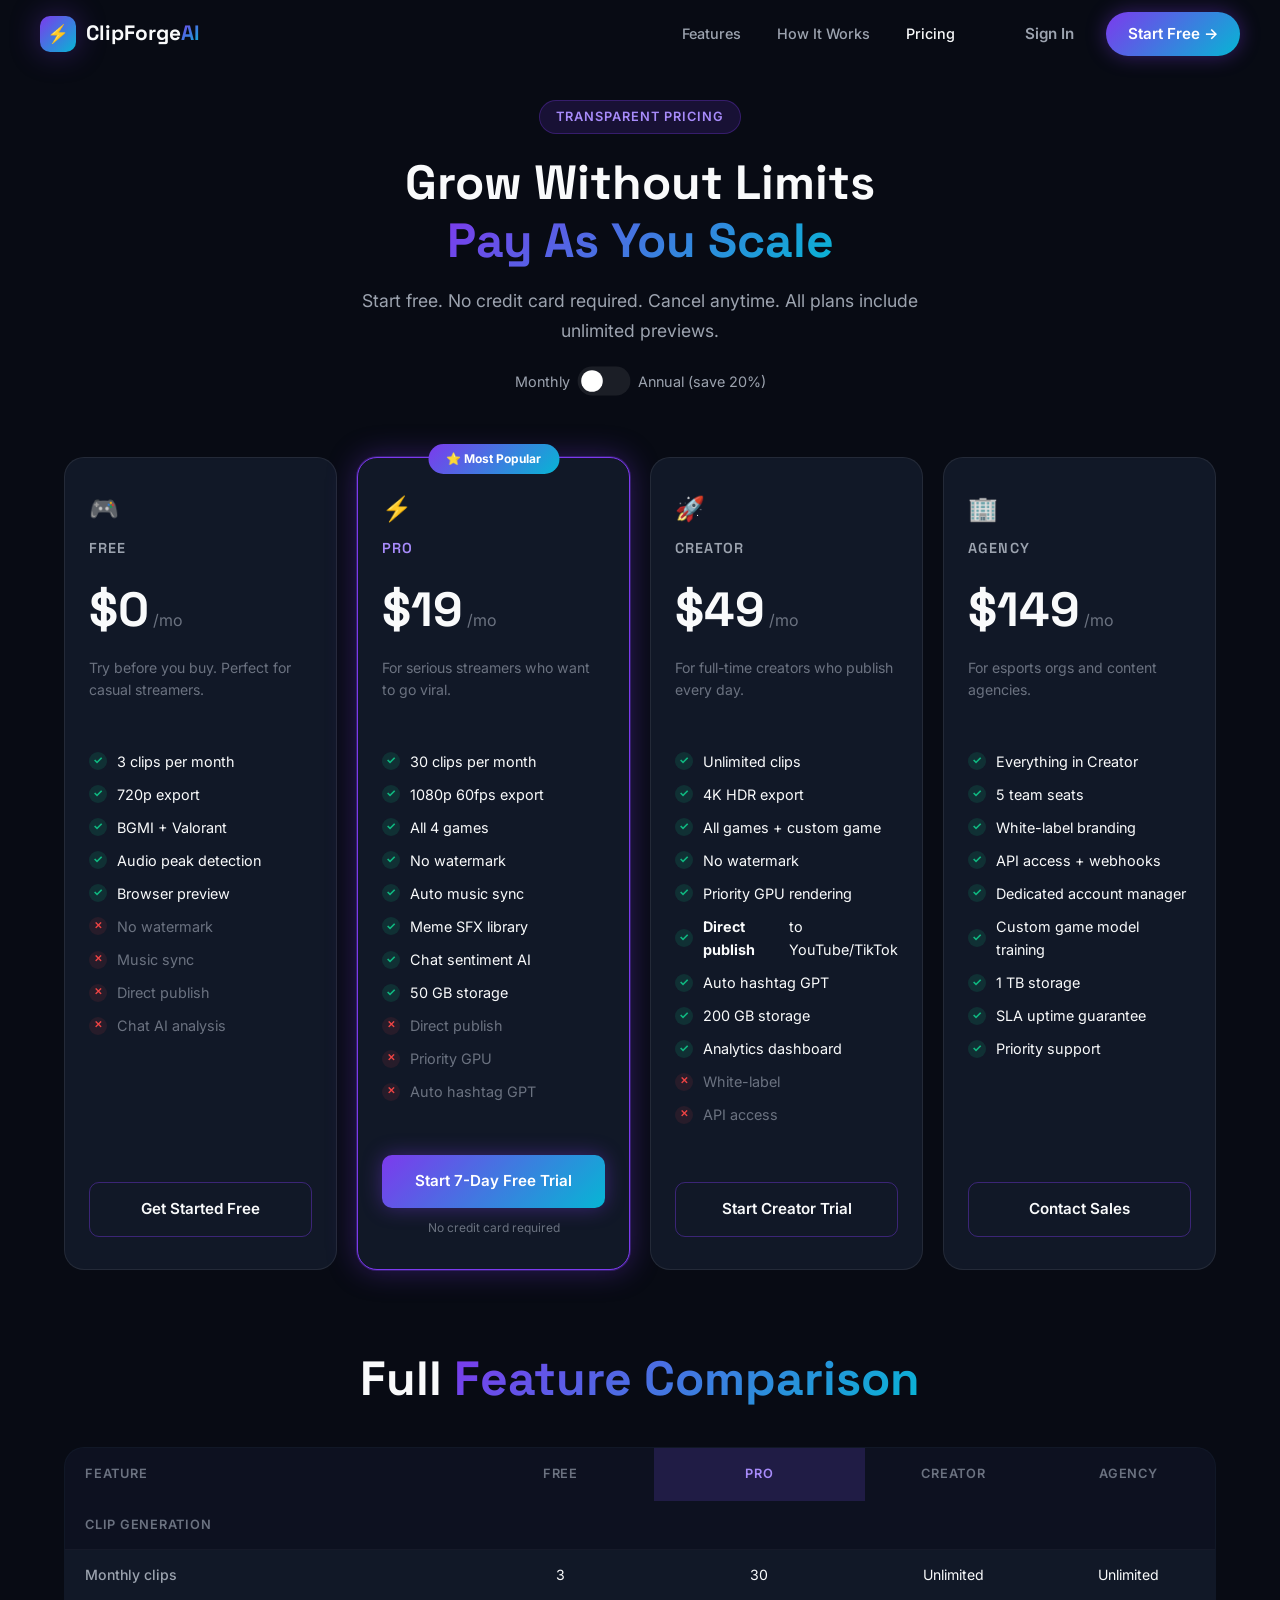
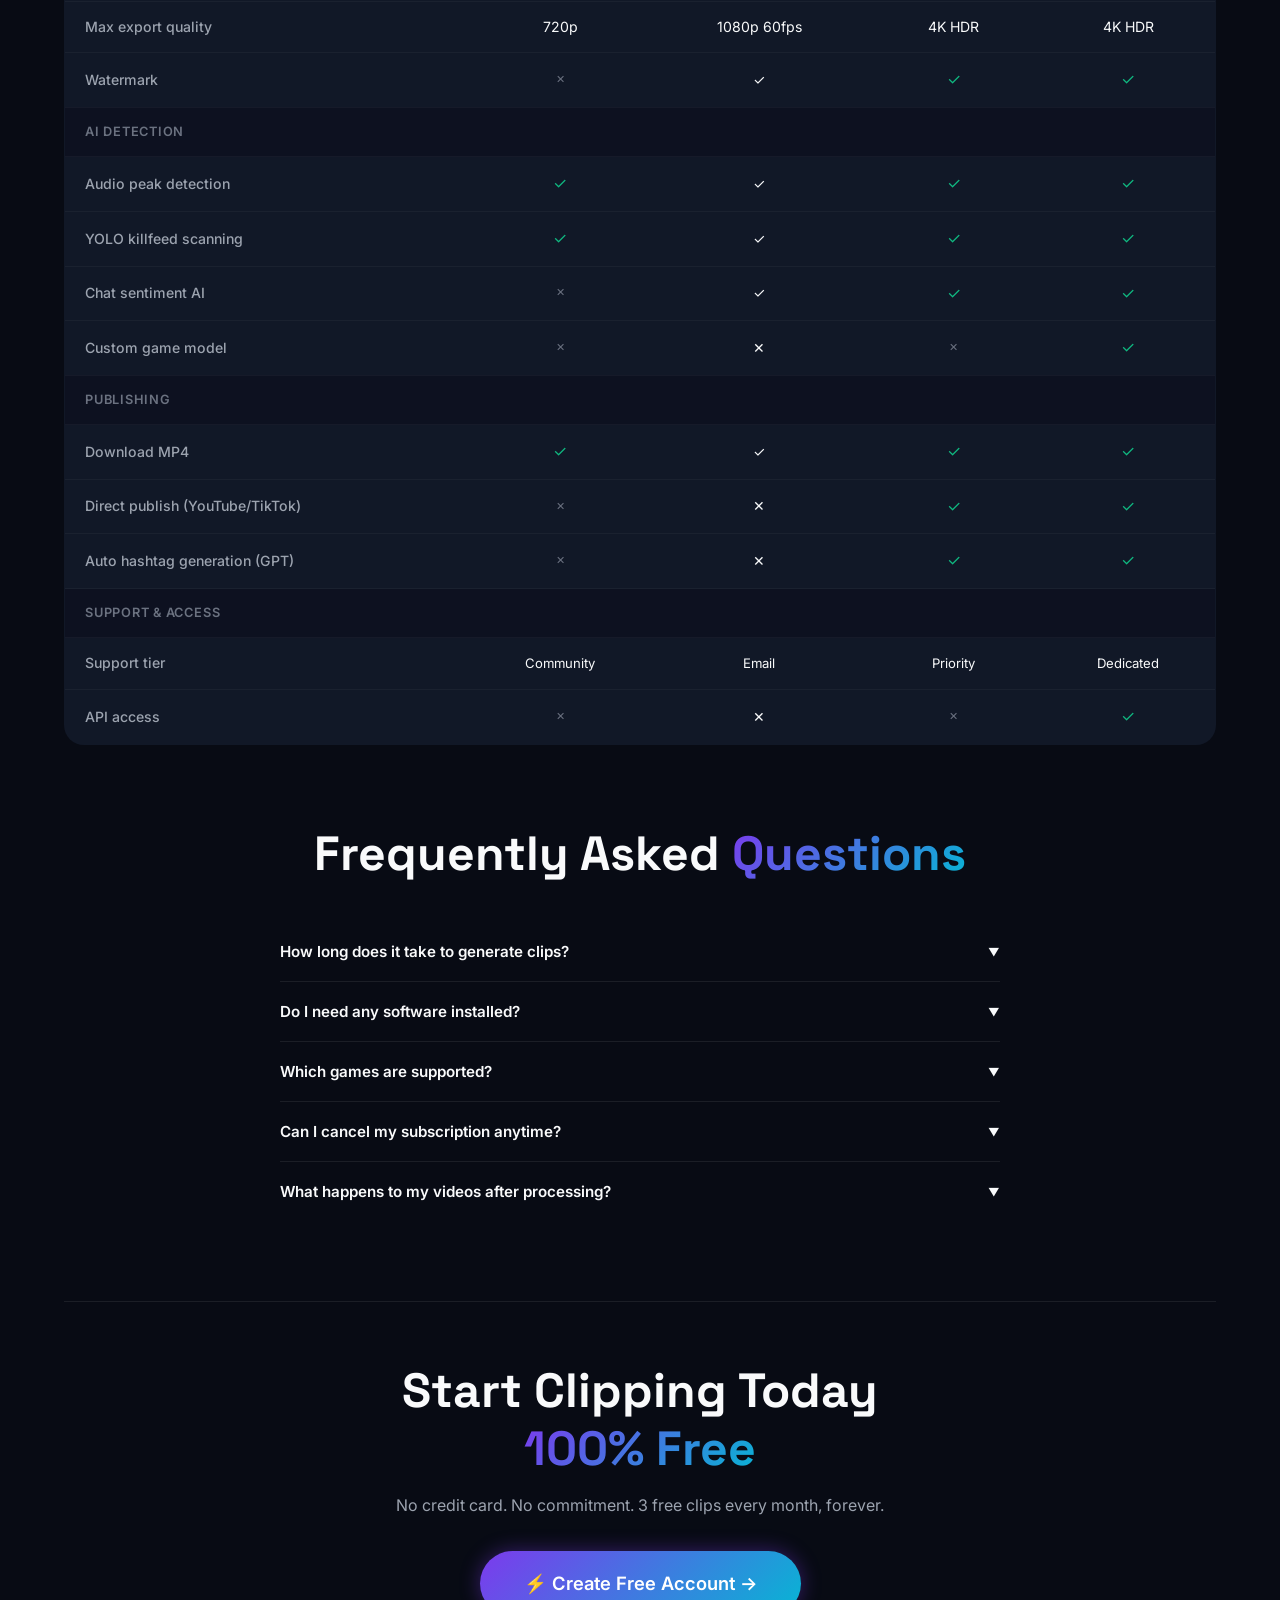
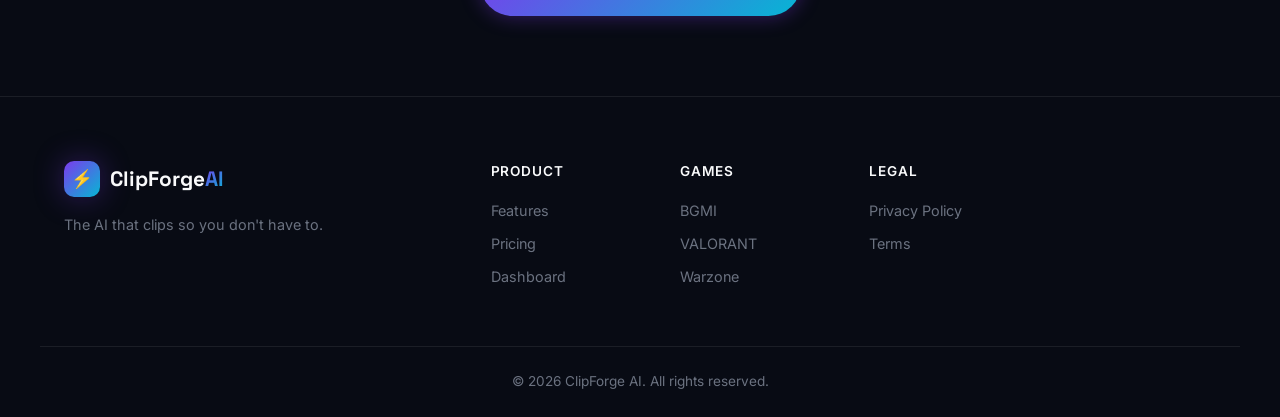
<file: pricing.html>
<!DOCTYPE html>
<html lang="en">
<head>
  <meta charset="UTF-8" />
  <meta name="viewport" content="width=device-width, initial-scale=1.0" />
  <title>Pricing — ClipForge AI | Gaming Clip Generator Plans</title>
  <meta name="description" content="Choose your ClipForge AI plan. Free, Pro ($19/mo), Creator ($49/mo), and Agency ($149/mo). Start generating viral gaming clips today." />
  <!-- Favicon + PWA -->
  <link rel="icon" type="image/svg+xml" href="favicon.svg" />
  <link rel="manifest" href="manifest.json" />
  <meta name="theme-color" content="#7c3aed" />
  <!-- Open Graph -->
  <meta property="og:type" content="website" />
  <meta property="og:site_name" content="ClipForge AI" />
  <meta property="og:title" content="Pricing — ClipForge AI | Free, Pro, Creator & Agency Plans" />
  <meta property="og:description" content="Start free, no credit card required. Pro $19/mo, Creator $49/mo. AI-powered gaming clip generator with YouTube Shorts & TikTok publishing." />
  <meta property="og:image" content="https://clipforgeoi.netlify.app/assets/og-image.png" />
  <meta property="og:url" content="https://clipforgeoi.netlify.app/pricing.html" />
  <meta name="twitter:card" content="summary_large_image" />
  <meta name="twitter:site" content="@clipforgeai" />
  <link rel="canonical" href="https://clipforgeoi.netlify.app/pricing.html" />
  <link rel="preconnect" href="https://fonts.googleapis.com" />
  <link rel="preconnect" href="https://fonts.gstatic.com" crossorigin />
  <link href="https://fonts.googleapis.com/css2?family=Inter:wght@300;400;500;600;700;800;900&family=Space+Grotesk:wght@400;500;600;700&display=swap" rel="stylesheet" />
  <link rel="stylesheet" href="styles/main.css" />
</head>
<body>

<!-- Nav -->
<nav class="nav scrolled" id="navbar">
  <div class="nav-inner">
    <a href="index.html" class="nav-logo">
      <div class="logo-icon">⚡</div>
      <span class="logo-text">ClipForge<span class="logo-ai">AI</span></span>
    </a>
    <ul class="nav-links">
      <li><a href="index.html#features" class="nav-link">Features</a></li>
      <li><a href="index.html#how-it-works" class="nav-link">How It Works</a></li>
      <li><a href="pricing.html" class="nav-link" style="color:var(--text-primary);">Pricing</a></li>
    </ul>
    <div class="nav-cta">
      <a href="auth.html" class="btn btn-ghost">Sign In</a>
      <a href="auth.html" class="btn btn-primary">Start Free →</a>
    </div>
  </div>
</nav>

<!-- Hero -->
<section class="pricing-page">
  <div class="section-inner">
    <div class="section-header">
      <span class="section-badge">Transparent Pricing</span>
      <h1 class="section-title">Grow Without Limits<br /><span class="gradient-text">Pay As You Scale</span></h1>
      <p class="section-sub">Start free. No credit card required. Cancel anytime. All plans include unlimited previews.</p>

      <!-- Billing Toggle -->
      <div style="display:flex;align-items:center;justify-content:center;gap:12px;margin-top:24px;">
        <span style="font-size:0.9rem;color:var(--text-secondary);">Monthly</span>
        <button class="toggle" id="billingToggle" style="transform:scale(1.2);"></button>
        <span style="font-size:0.9rem;color:var(--text-secondary);" id="billingLabel">Annual (save 20%)</span>
      </div>
    </div>

    <!-- Pricing Cards -->
    <div class="pricing-full-grid reveal">

      <!-- Free -->
      <div class="pricing-full-card">
        <div style="margin-bottom:24px;">
          <div style="font-size:1.5rem;margin-bottom:8px;">🎮</div>
          <div class="pricing-tier">Free</div>
          <div class="pricing-price">
            <span class="price-amount" data-monthly="$0" data-annual="$0">$0</span>
            <span class="price-period">/mo</span>
          </div>
          <p class="pricing-desc">Try before you buy. Perfect for casual streamers.</p>
        </div>
        <ul class="pricing-features" style="flex:1;">
          <li class="feat yes">3 clips per month</li>
          <li class="feat yes">720p export</li>
          <li class="feat yes">BGMI + Valorant</li>
          <li class="feat yes">Audio peak detection</li>
          <li class="feat yes">Browser preview</li>
          <li class="feat no">No watermark</li>
          <li class="feat no">Music sync</li>
          <li class="feat no">Direct publish</li>
          <li class="feat no">Chat AI analysis</li>
        </ul>
        <a href="auth.html" class="btn btn-outline btn-full" style="margin-top:24px;border-radius:10px;padding:14px;">Get Started Free</a>
      </div>

      <!-- Pro -->
      <div class="pricing-full-card featured">
        <div class="pricing-popular">⭐ Most Popular</div>
        <div style="margin-bottom:24px;">
          <div style="font-size:1.5rem;margin-bottom:8px;">⚡</div>
          <div class="pricing-tier" style="color:var(--accent-purple-light);">Pro</div>
          <div class="pricing-price">
            <span class="price-amount" data-monthly="$19" data-annual="$15">$19</span>
            <span class="price-period">/mo</span>
          </div>
          <p class="pricing-desc">For serious streamers who want to go viral.</p>
        </div>
        <ul class="pricing-features" style="flex:1;">
          <li class="feat yes">30 clips per month</li>
          <li class="feat yes">1080p 60fps export</li>
          <li class="feat yes">All 4 games</li>
          <li class="feat yes">No watermark</li>
          <li class="feat yes">Auto music sync</li>
          <li class="feat yes">Meme SFX library</li>
          <li class="feat yes">Chat sentiment AI</li>
          <li class="feat yes">50 GB storage</li>
          <li class="feat no">Direct publish</li>
          <li class="feat no">Priority GPU</li>
          <li class="feat no">Auto hashtag GPT</li>
        </ul>
        <a href="auth.html" class="btn btn-primary btn-full" style="margin-top:24px;border-radius:10px;padding:14px;">Start 7-Day Free Trial</a>
        <p style="text-align:center;font-size:0.75rem;color:var(--text-muted);margin-top:10px;">No credit card required</p>
      </div>

      <!-- Creator -->
      <div class="pricing-full-card">
        <div style="margin-bottom:24px;">
          <div style="font-size:1.5rem;margin-bottom:8px;">🚀</div>
          <div class="pricing-tier">Creator</div>
          <div class="pricing-price">
            <span class="price-amount" data-monthly="$49" data-annual="$39">$49</span>
            <span class="price-period">/mo</span>
          </div>
          <p class="pricing-desc">For full-time creators who publish every day.</p>
        </div>
        <ul class="pricing-features" style="flex:1;">
          <li class="feat yes">Unlimited clips</li>
          <li class="feat yes">4K HDR export</li>
          <li class="feat yes">All games + custom game</li>
          <li class="feat yes">No watermark</li>
          <li class="feat yes">Priority GPU rendering</li>
          <li class="feat yes"><strong>Direct publish</strong> to YouTube/TikTok</li>
          <li class="feat yes">Auto hashtag GPT</li>
          <li class="feat yes">200 GB storage</li>
          <li class="feat yes">Analytics dashboard</li>
          <li class="feat no">White-label</li>
          <li class="feat no">API access</li>
        </ul>
        <a href="auth.html" class="btn btn-outline btn-full" style="margin-top:24px;border-radius:10px;padding:14px;">Start Creator Trial</a>
      </div>

      <!-- Agency -->
      <div class="pricing-full-card">
        <div style="margin-bottom:24px;">
          <div style="font-size:1.5rem;margin-bottom:8px;">🏢</div>
          <div class="pricing-tier">Agency</div>
          <div class="pricing-price">
            <span class="price-amount" data-monthly="$149" data-annual="$119">$149</span>
            <span class="price-period">/mo</span>
          </div>
          <p class="pricing-desc">For esports orgs and content agencies.</p>
        </div>
        <ul class="pricing-features" style="flex:1;">
          <li class="feat yes">Everything in Creator</li>
          <li class="feat yes">5 team seats</li>
          <li class="feat yes">White-label branding</li>
          <li class="feat yes">API access + webhooks</li>
          <li class="feat yes">Dedicated account manager</li>
          <li class="feat yes">Custom game model training</li>
          <li class="feat yes">1 TB storage</li>
          <li class="feat yes">SLA uptime guarantee</li>
          <li class="feat yes">Priority support</li>
        </ul>
        <a href="auth.html" class="btn btn-outline btn-full" style="margin-top:24px;border-radius:10px;padding:14px;">Contact Sales</a>
      </div>

    </div>

    <!-- Feature Comparison Table -->
    <div class="reveal" style="margin-top:80px;">
      <h2 class="section-title" style="text-align:center;margin-bottom:40px;">Full <span class="gradient-text">Feature Comparison</span></h2>
      <div style="overflow-x:auto;">
        <table class="compare-table" style="width:100%;border-collapse:collapse;">
          <thead>
            <tr>
              <th style="width:35%;text-align:left;">Feature</th>
              <th style="text-align:center;">Free</th>
              <th class="featured-col" style="text-align:center;">Pro</th>
              <th style="text-align:center;">Creator</th>
              <th style="text-align:center;">Agency</th>
            </tr>
          </thead>
          <tbody>
            <tr><td class="feature-name" style="padding:14px 20px;font-weight:600;color:var(--text-muted);font-size:0.8rem;text-transform:uppercase;letter-spacing:0.06em;background:var(--bg-secondary);" colspan="5">Clip Generation</td></tr>
            <tr><td class="feature-name">Monthly clips</td><td style="text-align:center;font-size:0.88rem;">3</td><td class="featured-col" style="text-align:center;font-size:0.88rem;">30</td><td style="text-align:center;font-size:0.88rem;">Unlimited</td><td style="text-align:center;font-size:0.88rem;">Unlimited</td></tr>
            <tr><td class="feature-name">Max export quality</td><td style="text-align:center;font-size:0.88rem;">720p</td><td class="featured-col" style="text-align:center;font-size:0.88rem;">1080p 60fps</td><td style="text-align:center;font-size:0.88rem;">4K HDR</td><td style="text-align:center;font-size:0.88rem;">4K HDR</td></tr>
            <tr><td class="feature-name">Watermark</td><td style="text-align:center;" class="cross">✕</td><td class="featured-col" style="text-align:center;" class="check">✓</td><td style="text-align:center;" class="check">✓</td><td style="text-align:center;" class="check">✓</td></tr>

            <tr><td class="feature-name" style="padding:14px 20px;font-weight:600;color:var(--text-muted);font-size:0.8rem;text-transform:uppercase;letter-spacing:0.06em;background:var(--bg-secondary);" colspan="5">AI Detection</td></tr>
            <tr><td class="feature-name">Audio peak detection</td><td style="text-align:center;" class="check">✓</td><td class="featured-col" style="text-align:center;" class="check">✓</td><td style="text-align:center;" class="check">✓</td><td style="text-align:center;" class="check">✓</td></tr>
            <tr><td class="feature-name">YOLO killfeed scanning</td><td style="text-align:center;" class="check">✓</td><td class="featured-col" style="text-align:center;" class="check">✓</td><td style="text-align:center;" class="check">✓</td><td style="text-align:center;" class="check">✓</td></tr>
            <tr><td class="feature-name">Chat sentiment AI</td><td style="text-align:center;" class="cross">✕</td><td class="featured-col" style="text-align:center;" class="check">✓</td><td style="text-align:center;" class="check">✓</td><td style="text-align:center;" class="check">✓</td></tr>
            <tr><td class="feature-name">Custom game model</td><td style="text-align:center;" class="cross">✕</td><td class="featured-col" style="text-align:center;" class="cross">✕</td><td style="text-align:center;" class="cross">✕</td><td style="text-align:center;" class="check">✓</td></tr>

            <tr><td class="feature-name" style="padding:14px 20px;font-weight:600;color:var(--text-muted);font-size:0.8rem;text-transform:uppercase;letter-spacing:0.06em;background:var(--bg-secondary);" colspan="5">Publishing</td></tr>
            <tr><td class="feature-name">Download MP4</td><td style="text-align:center;" class="check">✓</td><td class="featured-col" style="text-align:center;" class="check">✓</td><td style="text-align:center;" class="check">✓</td><td style="text-align:center;" class="check">✓</td></tr>
            <tr><td class="feature-name">Direct publish (YouTube/TikTok)</td><td style="text-align:center;" class="cross">✕</td><td class="featured-col" style="text-align:center;" class="cross">✕</td><td style="text-align:center;" class="check">✓</td><td style="text-align:center;" class="check">✓</td></tr>
            <tr><td class="feature-name">Auto hashtag generation (GPT)</td><td style="text-align:center;" class="cross">✕</td><td class="featured-col" style="text-align:center;" class="cross">✕</td><td style="text-align:center;" class="check">✓</td><td style="text-align:center;" class="check">✓</td></tr>

            <tr><td class="feature-name" style="padding:14px 20px;font-weight:600;color:var(--text-muted);font-size:0.8rem;text-transform:uppercase;letter-spacing:0.06em;background:var(--bg-secondary);" colspan="5">Support & Access</td></tr>
            <tr><td class="feature-name">Support tier</td><td style="text-align:center;font-size:0.82rem;">Community</td><td class="featured-col" style="text-align:center;font-size:0.82rem;">Email</td><td style="text-align:center;font-size:0.82rem;">Priority</td><td style="text-align:center;font-size:0.82rem;">Dedicated</td></tr>
            <tr><td class="feature-name">API access</td><td style="text-align:center;" class="cross">✕</td><td class="featured-col" style="text-align:center;" class="cross">✕</td><td style="text-align:center;" class="cross">✕</td><td style="text-align:center;" class="check">✓</td></tr>
          </tbody>
        </table>
      </div>
    </div>

    <!-- FAQ -->
    <div style="margin-top:80px;max-width:720px;margin-left:auto;margin-right:auto;" class="reveal">
      <h2 class="section-title" style="text-align:center;margin-bottom:40px;">Frequently Asked <span class="gradient-text">Questions</span></h2>

      <div id="faqList" style="display:flex;flex-direction:column;gap:0;">
        <div class="faq-item">
          <button class="faq-q" onclick="toggleFaq(this)">How long does it take to generate clips? <span class="faq-arrow">▼</span></button>
          <div class="faq-a" style="display:none;">
            <p>On average, a 1-hour stream takes about 3–5 minutes to analyze and 2–4 minutes to render 5 clips at 1080p. Creator plan users get priority GPU queues for faster turnaround.</p>
          </div>
        </div>
        <div class="faq-item">
          <button class="faq-q" onclick="toggleFaq(this)">Do I need any software installed? <span class="faq-arrow">▼</span></button>
          <div class="faq-a" style="display:none;">
            <p>No! Everything runs in the cloud. You just need a modern web browser. No downloads, no local hardware requirements — just paste a link and let ClipForge AI do the work.</p>
          </div>
        </div>
        <div class="faq-item">
          <button class="faq-q" onclick="toggleFaq(this)">Which games are supported? <span class="faq-arrow">▼</span></button>
          <div class="faq-a" style="display:none;">
            <p>Currently BGMI, VALORANT, Warzone, and Free Fire have fine-tuned YOLO v8 models. Generic detection works for any game — specific game support is added based on user requests.</p>
          </div>
        </div>
        <div class="faq-item">
          <button class="faq-q" onclick="toggleFaq(this)">Can I cancel my subscription anytime? <span class="faq-arrow">▼</span></button>
          <div class="faq-a" style="display:none;">
            <p>Yes! You can cancel at any time from the Settings page. Your plan stays active until the end of the billing period. No questions asked, no hidden fees.</p>
          </div>
        </div>
        <div class="faq-item" style="border-bottom:none;">
          <button class="faq-q" onclick="toggleFaq(this)">What happens to my videos after processing? <span class="faq-arrow">▼</span></button>
          <div class="faq-a" style="display:none;">
            <p>Raw videos are stored for 30 days (configurable), then auto-deleted to save your storage quota. Generated clips stay as long as you need them. We never sell or share your footage.</p>
          </div>
        </div>
      </div>
    </div>

    <!-- CTA -->
    <div style="text-align:center;margin-top:80px;padding-top:60px;border-top:1px solid var(--border);" class="reveal">
      <h2 class="section-title">Start Clipping Today<br /><span class="gradient-text">100% Free</span></h2>
      <p style="color:var(--text-secondary);margin-bottom:32px;font-size:1rem;">No credit card. No commitment. 3 free clips every month, forever.</p>
      <a href="auth.html" class="btn btn-primary btn-xl">⚡ Create Free Account →</a>
    </div>
  </div>
</section>

<!-- Footer -->
<footer class="footer">
  <div class="footer-inner">
    <div class="footer-brand">
      <a href="index.html" class="nav-logo footer-logo"><div class="logo-icon">⚡</div><span class="logo-text">ClipForge<span class="logo-ai">AI</span></span></a>
      <p class="footer-tagline">The AI that clips so you don't have to.</p>
    </div>
    <div class="footer-links">
      <div class="footer-col">
        <h4 class="footer-col-title">Product</h4>
        <a href="index.html#features" class="footer-link">Features</a>
        <a href="pricing.html" class="footer-link">Pricing</a>
        <a href="dashboard.html" class="footer-link">Dashboard</a>
      </div>
      <div class="footer-col">
        <h4 class="footer-col-title">Games</h4>
        <a href="#" class="footer-link">BGMI</a>
        <a href="#" class="footer-link">VALORANT</a>
        <a href="#" class="footer-link">Warzone</a>
      </div>
      <div class="footer-col">
        <h4 class="footer-col-title">Legal</h4>
        <a href="#" class="footer-link">Privacy Policy</a>
        <a href="#" class="footer-link">Terms</a>
      </div>
    </div>
  </div>
  <div class="footer-bottom"><p>© 2026 ClipForge AI. All rights reserved.</p></div>
</footer>

<style>
.faq-item { border-bottom: 1px solid var(--border); }
.faq-q {
  width: 100%;
  text-align: left;
  background: none;
  border: none;
  padding: 20px 0;
  font-family: var(--font-main);
  font-size: 0.95rem;
  font-weight: 600;
  color: var(--text-primary);
  cursor: pointer;
  display: flex;
  justify-content: space-between;
  align-items: center;
  gap: 16px;
  transition: color var(--transition);
}
.faq-q:hover { color: var(--accent-purple-light); }
.faq-arrow { transition: transform var(--transition); flex-shrink: 0; font-size: 0.7rem; }
.faq-q.open .faq-arrow { transform: rotate(180deg); }
.faq-a { padding: 0 0 20px; color: var(--text-secondary); font-size: 0.92rem; line-height: 1.7; }
</style>

<script src="scripts/main.js"></script>
<script>
function toggleFaq(btn) {
  const ans = btn.nextElementSibling;
  const isOpen = ans.style.display === 'block';
  document.querySelectorAll('.faq-a').forEach(a => a.style.display = 'none');
  document.querySelectorAll('.faq-q').forEach(q => q.classList.remove('open'));
  if (!isOpen) { ans.style.display = 'block'; btn.classList.add('open'); }
}
</script>
</body>
</html>
</file>
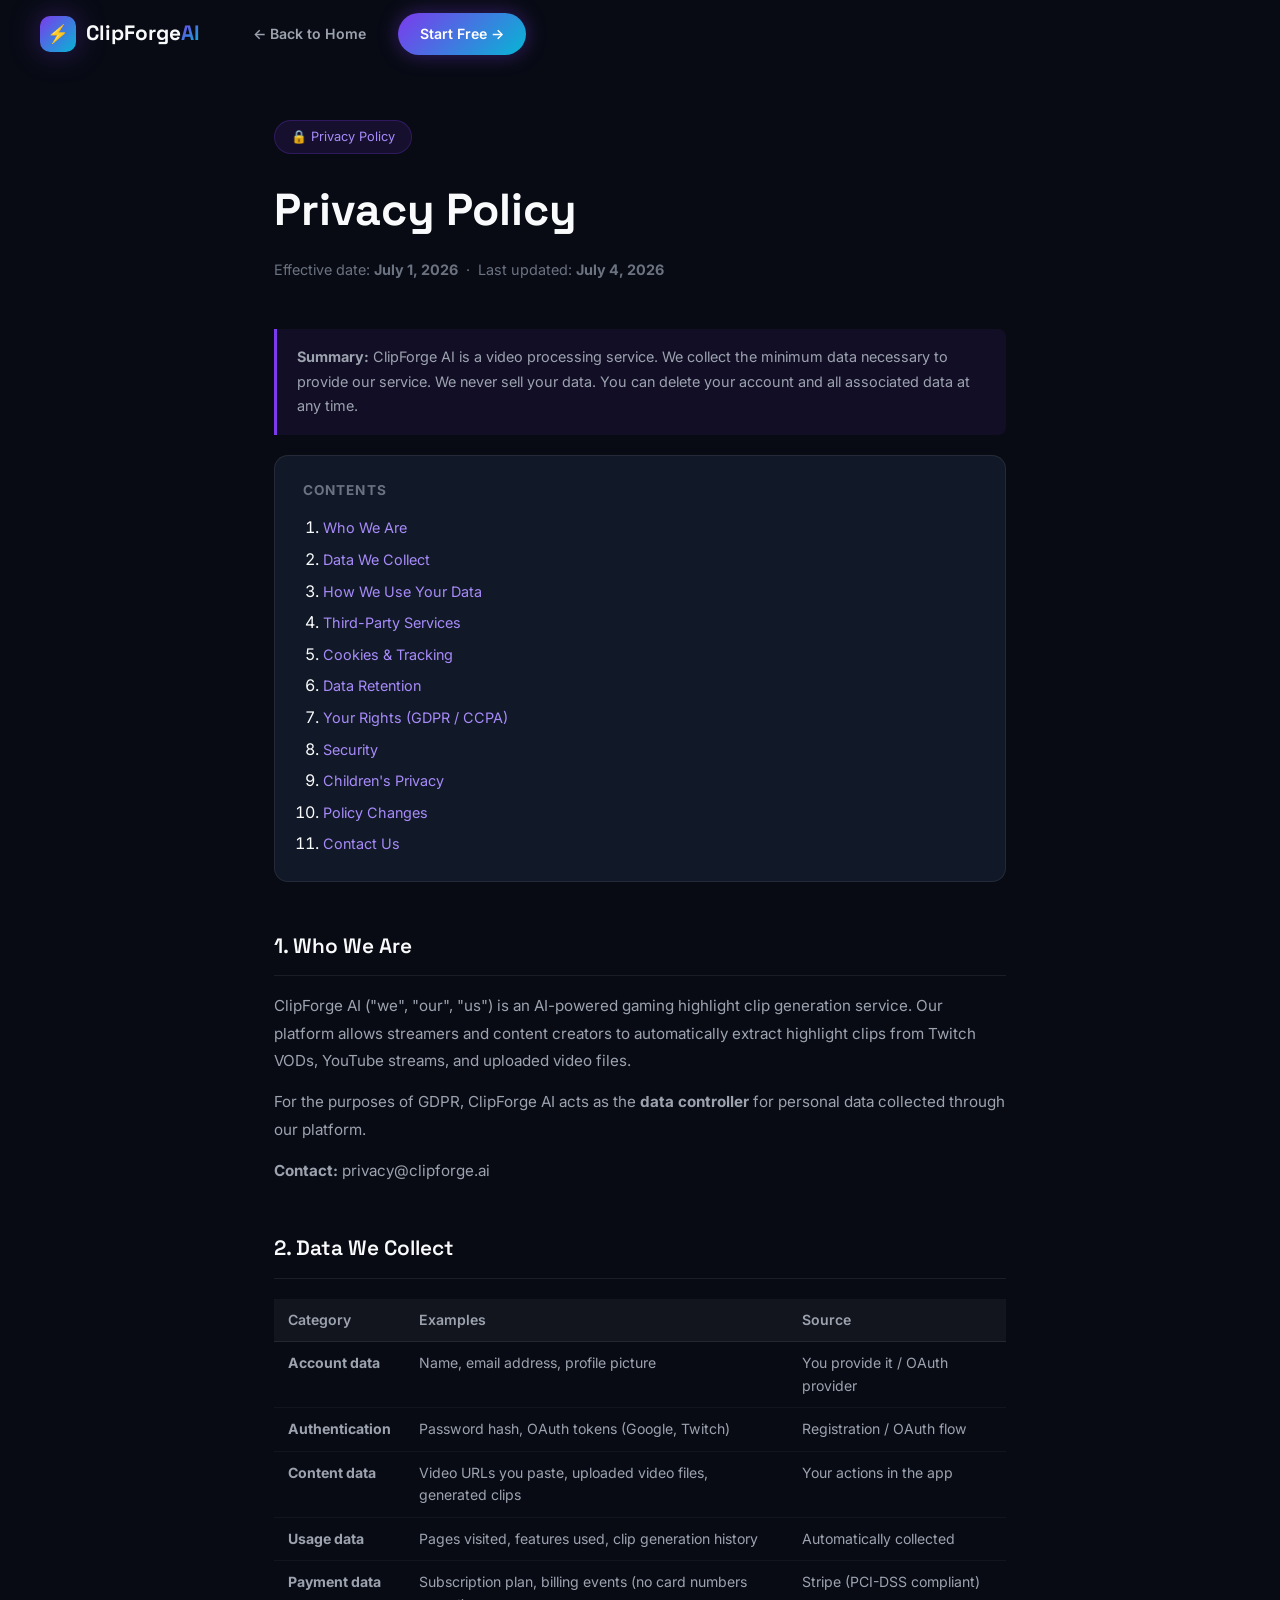
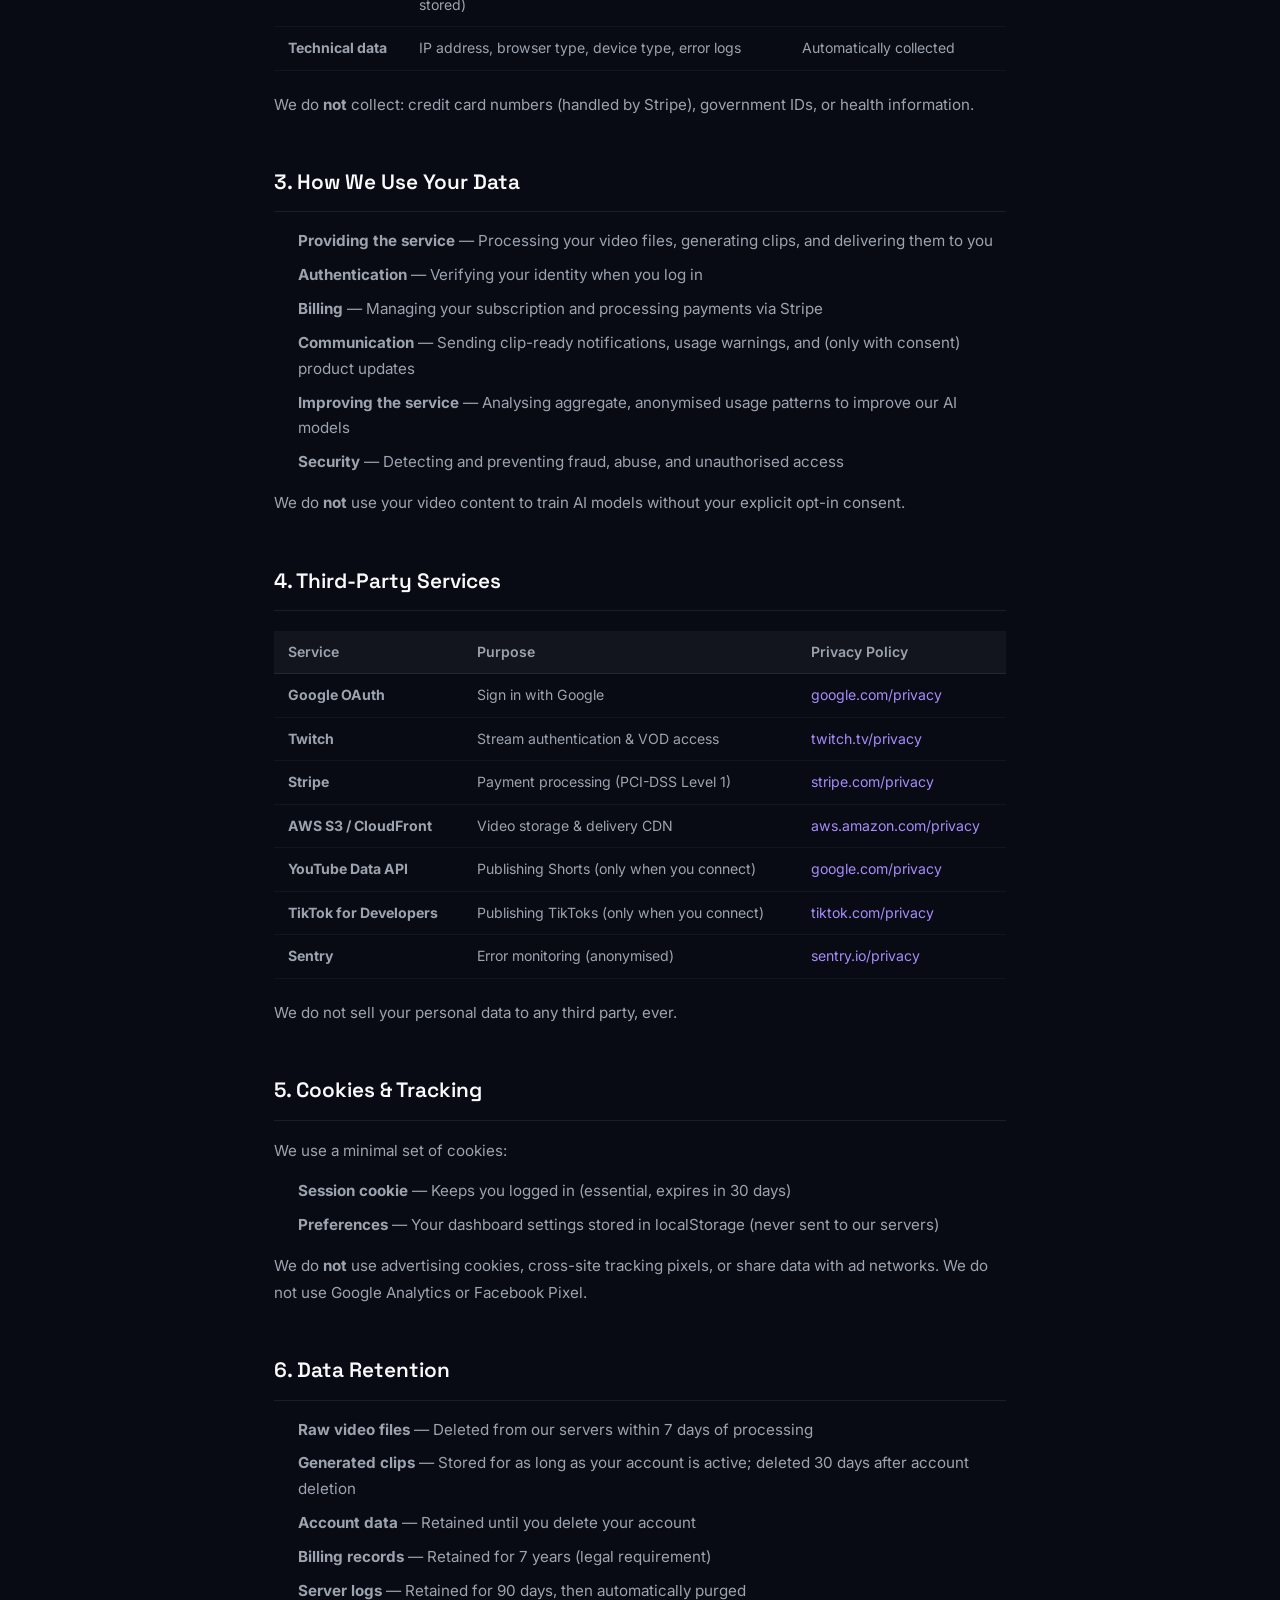
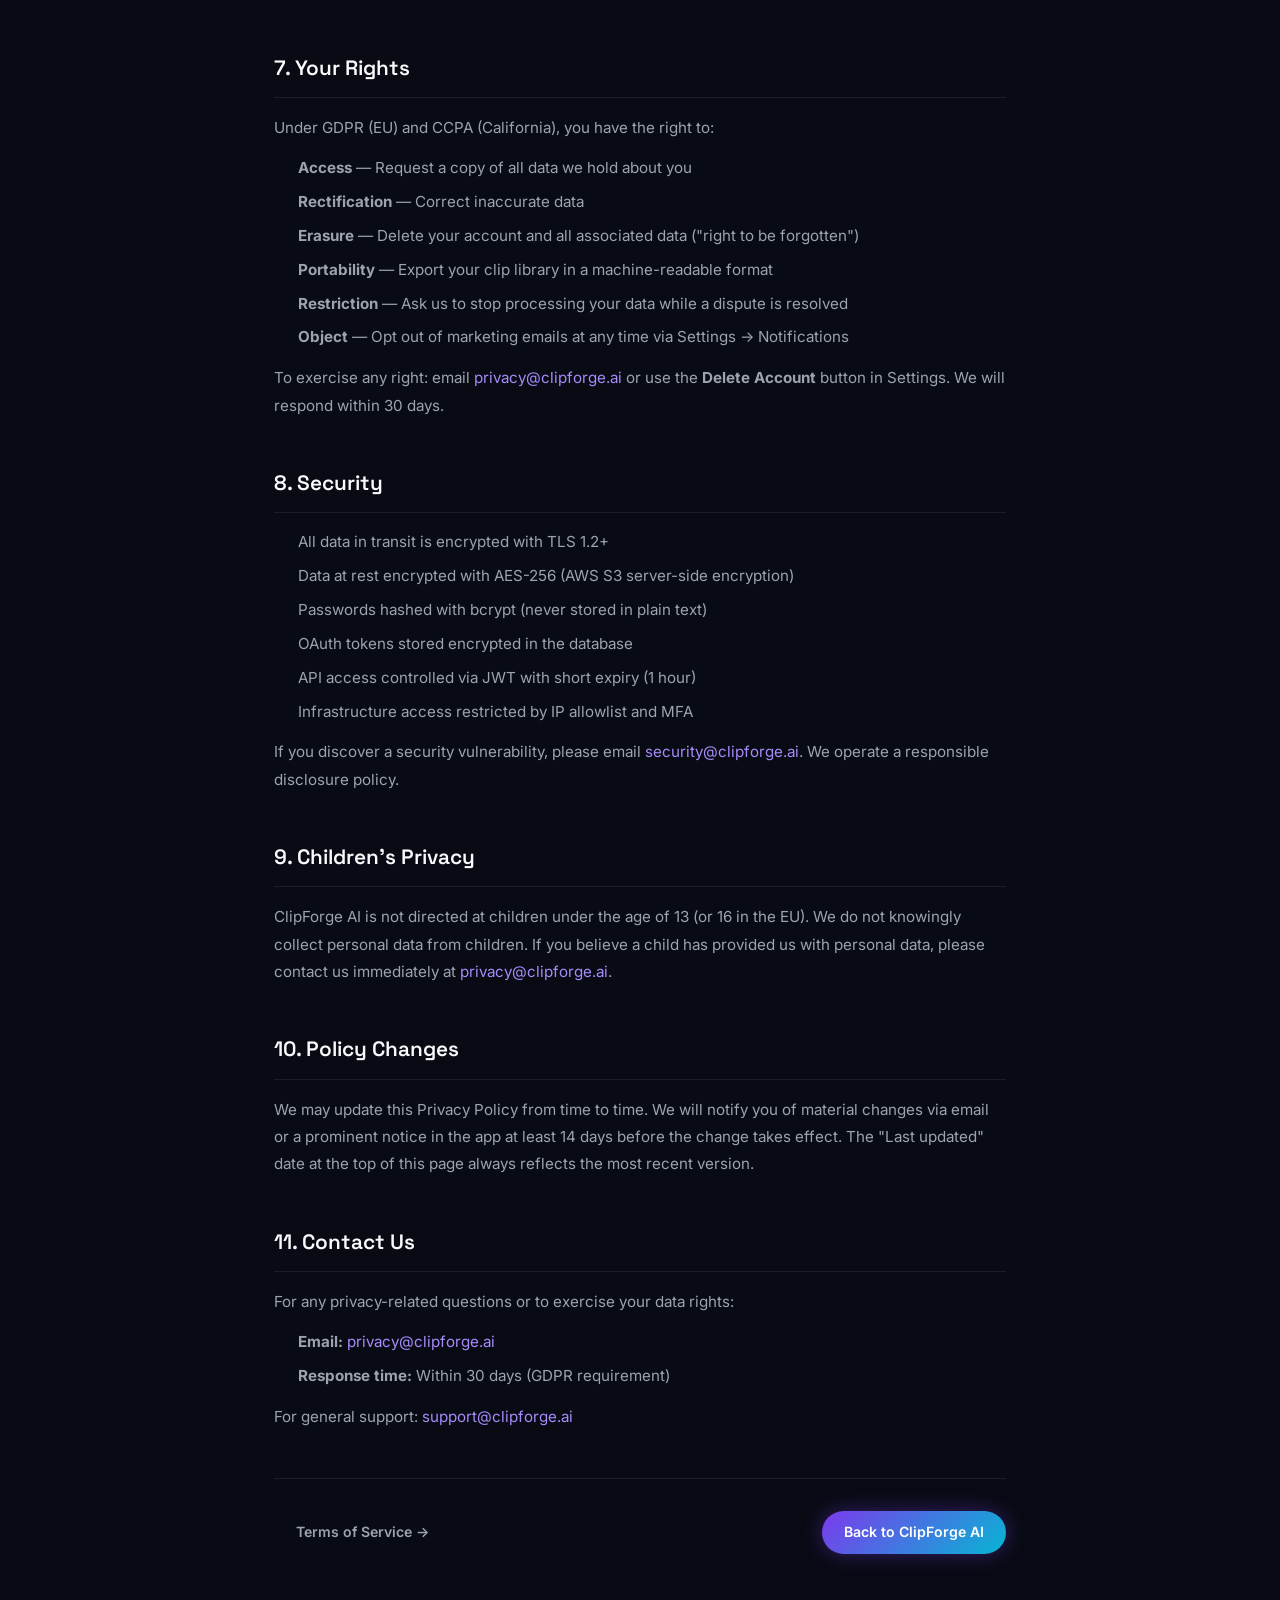
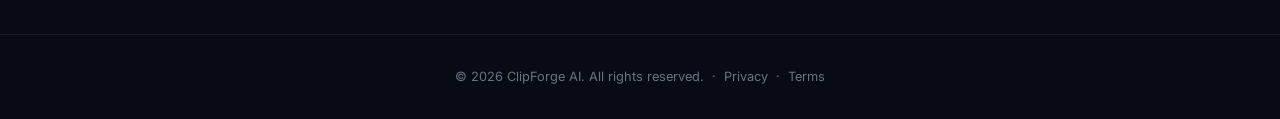
<file: privacy.html>
<!DOCTYPE html>
<html lang="en">
<head>
  <meta charset="UTF-8" />
  <meta name="viewport" content="width=device-width, initial-scale=1.0" />
  <title>Privacy Policy — ClipForge AI</title>
  <meta name="description" content="ClipForge AI Privacy Policy — how we collect, use, and protect your data. GDPR compliant." />
  <link rel="icon" type="image/svg+xml" href="favicon.svg" />
  <link rel="manifest" href="manifest.json" />
  <meta property="og:title" content="Privacy Policy — ClipForge AI" />
  <meta property="og:description" content="How ClipForge AI collects, uses, and protects your personal data." />
  <meta property="og:image" content="https://clipforgeoi.netlify.app/assets/og-image.png" />
  <meta property="og:url" content="https://clipforgeoi.netlify.app/privacy.html" />
  <meta property="og:type" content="website" />
  <meta name="twitter:card" content="summary" />
  <link rel="canonical" href="https://clipforgeoi.netlify.app/privacy.html" />
  <link rel="preconnect" href="https://fonts.googleapis.com" />
  <link rel="preconnect" href="https://fonts.gstatic.com" crossorigin />
  <link href="https://fonts.googleapis.com/css2?family=Inter:wght@300;400;500;600;700&family=Space+Grotesk:wght@500;600;700&display=swap" rel="stylesheet" />
  <link rel="stylesheet" href="styles/main.css" />
  <style>
    .legal-page { max-width: 780px; margin: 0 auto; padding: 120px 24px 80px; }
    .legal-header { margin-bottom: 48px; }
    .legal-badge { display: inline-flex; align-items: center; gap: 8px; background: rgba(124,58,237,0.12); border: 1px solid rgba(124,58,237,0.25); border-radius: 99px; padding: 6px 16px; font-size: 0.8rem; color: var(--accent-purple-light); margin-bottom: 20px; }
    .legal-title { font-family: var(--font-display); font-size: clamp(2rem, 5vw, 2.8rem); font-weight: 700; margin-bottom: 12px; }
    .legal-meta { color: var(--text-muted); font-size: 0.9rem; }
    .legal-toc { background: var(--bg-card); border: 1px solid var(--border); border-radius: var(--radius-md); padding: 24px 28px; margin-bottom: 48px; }
    .legal-toc h3 { font-size: 0.85rem; text-transform: uppercase; letter-spacing: 0.08em; color: var(--text-muted); margin-bottom: 14px; }
    .legal-toc ol { padding-left: 20px; display: flex; flex-direction: column; gap: 6px; }
    .legal-toc a { color: var(--accent-purple-light); font-size: 0.9rem; text-decoration: none; }
    .legal-toc a:hover { text-decoration: underline; }
    .legal-section { margin-bottom: 48px; }
    .legal-section h2 { font-family: var(--font-display); font-size: 1.3rem; font-weight: 600; margin-bottom: 16px; padding-bottom: 12px; border-bottom: 1px solid var(--border); }
    .legal-section p { color: var(--text-secondary); line-height: 1.8; margin-bottom: 14px; font-size: 0.95rem; }
    .legal-section ul, .legal-section ol { color: var(--text-secondary); padding-left: 24px; display: flex; flex-direction: column; gap: 8px; margin-bottom: 14px; font-size: 0.95rem; line-height: 1.7; }
    .legal-section a { color: var(--accent-purple-light); }
    .legal-highlight { background: rgba(124,58,237,0.08); border-left: 3px solid var(--accent-purple); border-radius: 0 8px 8px 0; padding: 16px 20px; margin: 20px 0; color: var(--text-secondary); font-size: 0.9rem; line-height: 1.7; }
    .legal-table { width: 100%; border-collapse: collapse; margin: 20px 0; font-size: 0.88rem; }
    .legal-table th { background: rgba(255,255,255,0.04); padding: 10px 14px; text-align: left; font-weight: 600; border-bottom: 1px solid var(--border); color: var(--text-secondary); }
    .legal-table td { padding: 10px 14px; border-bottom: 1px solid rgba(255,255,255,0.04); color: var(--text-secondary); vertical-align: top; }
    .legal-footer-nav { display: flex; justify-content: space-between; align-items: center; flex-wrap: wrap; gap: 16px; padding-top: 32px; border-top: 1px solid var(--border); margin-top: 48px; }
  </style>
</head>
<body>

<!-- Nav -->
<nav class="nav scrolled" id="navbar">
  <div class="nav-inner">
    <a href="index.html" class="nav-logo">
      <div class="logo-icon">⚡</div>
      <span class="logo-text">ClipForge<span class="logo-ai">AI</span></span>
    </a>
    <div class="nav-cta">
      <a href="index.html" class="btn btn-ghost" style="font-size:0.88rem;">← Back to Home</a>
      <a href="auth.html" class="btn btn-primary" style="font-size:0.88rem;">Start Free →</a>
    </div>
  </div>
</nav>

<div class="legal-page">

  <div class="legal-header">
    <div class="legal-badge">🔒 Privacy Policy</div>
    <h1 class="legal-title">Privacy Policy</h1>
    <p class="legal-meta">Effective date: <strong>July 1, 2026</strong> &nbsp;·&nbsp; Last updated: <strong>July 4, 2026</strong></p>
  </div>

  <div class="legal-highlight">
    <strong>Summary:</strong> ClipForge AI is a video processing service. We collect the minimum data necessary to provide our service. We never sell your data. You can delete your account and all associated data at any time.
  </div>

  <!-- Table of Contents -->
  <div class="legal-toc">
    <h3>Contents</h3>
    <ol>
      <li><a href="#who-we-are">Who We Are</a></li>
      <li><a href="#data-we-collect">Data We Collect</a></li>
      <li><a href="#how-we-use">How We Use Your Data</a></li>
      <li><a href="#third-parties">Third-Party Services</a></li>
      <li><a href="#cookies">Cookies & Tracking</a></li>
      <li><a href="#data-retention">Data Retention</a></li>
      <li><a href="#your-rights">Your Rights (GDPR / CCPA)</a></li>
      <li><a href="#security">Security</a></li>
      <li><a href="#children">Children's Privacy</a></li>
      <li><a href="#changes">Policy Changes</a></li>
      <li><a href="#contact">Contact Us</a></li>
    </ol>
  </div>

  <!-- 1. Who We Are -->
  <div class="legal-section" id="who-we-are">
    <h2>1. Who We Are</h2>
    <p>ClipForge AI ("we", "our", "us") is an AI-powered gaming highlight clip generation service. Our platform allows streamers and content creators to automatically extract highlight clips from Twitch VODs, YouTube streams, and uploaded video files.</p>
    <p>For the purposes of GDPR, ClipForge AI acts as the <strong>data controller</strong> for personal data collected through our platform.</p>
    <p><strong>Contact:</strong> privacy@clipforge.ai</p>
  </div>

  <!-- 2. Data We Collect -->
  <div class="legal-section" id="data-we-collect">
    <h2>2. Data We Collect</h2>
    <table class="legal-table">
      <thead>
        <tr><th>Category</th><th>Examples</th><th>Source</th></tr>
      </thead>
      <tbody>
        <tr><td><strong>Account data</strong></td><td>Name, email address, profile picture</td><td>You provide it / OAuth provider</td></tr>
        <tr><td><strong>Authentication</strong></td><td>Password hash, OAuth tokens (Google, Twitch)</td><td>Registration / OAuth flow</td></tr>
        <tr><td><strong>Content data</strong></td><td>Video URLs you paste, uploaded video files, generated clips</td><td>Your actions in the app</td></tr>
        <tr><td><strong>Usage data</strong></td><td>Pages visited, features used, clip generation history</td><td>Automatically collected</td></tr>
        <tr><td><strong>Payment data</strong></td><td>Subscription plan, billing events (no card numbers stored)</td><td>Stripe (PCI-DSS compliant)</td></tr>
        <tr><td><strong>Technical data</strong></td><td>IP address, browser type, device type, error logs</td><td>Automatically collected</td></tr>
      </tbody>
    </table>
    <p>We do <strong>not</strong> collect: credit card numbers (handled by Stripe), government IDs, or health information.</p>
  </div>

  <!-- 3. How We Use -->
  <div class="legal-section" id="how-we-use">
    <h2>3. How We Use Your Data</h2>
    <ul>
      <li><strong>Providing the service</strong> — Processing your video files, generating clips, and delivering them to you</li>
      <li><strong>Authentication</strong> — Verifying your identity when you log in</li>
      <li><strong>Billing</strong> — Managing your subscription and processing payments via Stripe</li>
      <li><strong>Communication</strong> — Sending clip-ready notifications, usage warnings, and (only with consent) product updates</li>
      <li><strong>Improving the service</strong> — Analysing aggregate, anonymised usage patterns to improve our AI models</li>
      <li><strong>Security</strong> — Detecting and preventing fraud, abuse, and unauthorised access</li>
    </ul>
    <p>We do <strong>not</strong> use your video content to train AI models without your explicit opt-in consent.</p>
  </div>

  <!-- 4. Third Parties -->
  <div class="legal-section" id="third-parties">
    <h2>4. Third-Party Services</h2>
    <table class="legal-table">
      <thead>
        <tr><th>Service</th><th>Purpose</th><th>Privacy Policy</th></tr>
      </thead>
      <tbody>
        <tr><td><strong>Google OAuth</strong></td><td>Sign in with Google</td><td><a href="https://policies.google.com/privacy" target="_blank" rel="noopener">google.com/privacy</a></td></tr>
        <tr><td><strong>Twitch</strong></td><td>Stream authentication &amp; VOD access</td><td><a href="https://www.twitch.tv/p/legal/privacy-policy/" target="_blank" rel="noopener">twitch.tv/privacy</a></td></tr>
        <tr><td><strong>Stripe</strong></td><td>Payment processing (PCI-DSS Level 1)</td><td><a href="https://stripe.com/privacy" target="_blank" rel="noopener">stripe.com/privacy</a></td></tr>
        <tr><td><strong>AWS S3 / CloudFront</strong></td><td>Video storage &amp; delivery CDN</td><td><a href="https://aws.amazon.com/privacy/" target="_blank" rel="noopener">aws.amazon.com/privacy</a></td></tr>
        <tr><td><strong>YouTube Data API</strong></td><td>Publishing Shorts (only when you connect)</td><td><a href="https://policies.google.com/privacy" target="_blank" rel="noopener">google.com/privacy</a></td></tr>
        <tr><td><strong>TikTok for Developers</strong></td><td>Publishing TikToks (only when you connect)</td><td><a href="https://www.tiktok.com/legal/privacy-policy" target="_blank" rel="noopener">tiktok.com/privacy</a></td></tr>
        <tr><td><strong>Sentry</strong></td><td>Error monitoring (anonymised)</td><td><a href="https://sentry.io/privacy/" target="_blank" rel="noopener">sentry.io/privacy</a></td></tr>
      </tbody>
    </table>
    <p>We do not sell your personal data to any third party, ever.</p>
  </div>

  <!-- 5. Cookies -->
  <div class="legal-section" id="cookies">
    <h2>5. Cookies &amp; Tracking</h2>
    <p>We use a minimal set of cookies:</p>
    <ul>
      <li><strong>Session cookie</strong> — Keeps you logged in (essential, expires in 30 days)</li>
      <li><strong>Preferences</strong> — Your dashboard settings stored in localStorage (never sent to our servers)</li>
    </ul>
    <p>We do <strong>not</strong> use advertising cookies, cross-site tracking pixels, or share data with ad networks. We do not use Google Analytics or Facebook Pixel.</p>
  </div>

  <!-- 6. Data Retention -->
  <div class="legal-section" id="data-retention">
    <h2>6. Data Retention</h2>
    <ul>
      <li><strong>Raw video files</strong> — Deleted from our servers within 7 days of processing</li>
      <li><strong>Generated clips</strong> — Stored for as long as your account is active; deleted 30 days after account deletion</li>
      <li><strong>Account data</strong> — Retained until you delete your account</li>
      <li><strong>Billing records</strong> — Retained for 7 years (legal requirement)</li>
      <li><strong>Server logs</strong> — Retained for 90 days, then automatically purged</li>
    </ul>
  </div>

  <!-- 7. Your Rights -->
  <div class="legal-section" id="your-rights">
    <h2>7. Your Rights</h2>
    <p>Under GDPR (EU) and CCPA (California), you have the right to:</p>
    <ul>
      <li><strong>Access</strong> — Request a copy of all data we hold about you</li>
      <li><strong>Rectification</strong> — Correct inaccurate data</li>
      <li><strong>Erasure</strong> — Delete your account and all associated data ("right to be forgotten")</li>
      <li><strong>Portability</strong> — Export your clip library in a machine-readable format</li>
      <li><strong>Restriction</strong> — Ask us to stop processing your data while a dispute is resolved</li>
      <li><strong>Object</strong> — Opt out of marketing emails at any time via Settings → Notifications</li>
    </ul>
    <p>To exercise any right: email <a href="mailto:privacy@clipforge.ai">privacy@clipforge.ai</a> or use the <strong>Delete Account</strong> button in Settings. We will respond within 30 days.</p>
  </div>

  <!-- 8. Security -->
  <div class="legal-section" id="security">
    <h2>8. Security</h2>
    <ul>
      <li>All data in transit is encrypted with TLS 1.2+</li>
      <li>Data at rest encrypted with AES-256 (AWS S3 server-side encryption)</li>
      <li>Passwords hashed with bcrypt (never stored in plain text)</li>
      <li>OAuth tokens stored encrypted in the database</li>
      <li>API access controlled via JWT with short expiry (1 hour)</li>
      <li>Infrastructure access restricted by IP allowlist and MFA</li>
    </ul>
    <p>If you discover a security vulnerability, please email <a href="mailto:security@clipforge.ai">security@clipforge.ai</a>. We operate a responsible disclosure policy.</p>
  </div>

  <!-- 9. Children -->
  <div class="legal-section" id="children">
    <h2>9. Children's Privacy</h2>
    <p>ClipForge AI is not directed at children under the age of 13 (or 16 in the EU). We do not knowingly collect personal data from children. If you believe a child has provided us with personal data, please contact us immediately at <a href="mailto:privacy@clipforge.ai">privacy@clipforge.ai</a>.</p>
  </div>

  <!-- 10. Changes -->
  <div class="legal-section" id="changes">
    <h2>10. Policy Changes</h2>
    <p>We may update this Privacy Policy from time to time. We will notify you of material changes via email or a prominent notice in the app at least 14 days before the change takes effect. The "Last updated" date at the top of this page always reflects the most recent version.</p>
  </div>

  <!-- 11. Contact -->
  <div class="legal-section" id="contact">
    <h2>11. Contact Us</h2>
    <p>For any privacy-related questions or to exercise your data rights:</p>
    <ul>
      <li><strong>Email:</strong> <a href="mailto:privacy@clipforge.ai">privacy@clipforge.ai</a></li>
      <li><strong>Response time:</strong> Within 30 days (GDPR requirement)</li>
    </ul>
    <p>For general support: <a href="mailto:support@clipforge.ai">support@clipforge.ai</a></p>
  </div>

  <div class="legal-footer-nav">
    <a href="terms.html" class="btn btn-ghost" style="font-size:0.88rem;">Terms of Service →</a>
    <a href="index.html" class="btn btn-primary" style="font-size:0.88rem;">Back to ClipForge AI</a>
  </div>

</div>

<!-- Footer -->
<footer style="text-align:center;padding:32px 24px;border-top:1px solid var(--border);color:var(--text-muted);font-size:0.8rem;">
  © 2026 ClipForge AI. All rights reserved. &nbsp;·&nbsp;
  <a href="privacy.html" style="color:var(--text-muted);">Privacy</a> &nbsp;·&nbsp;
  <a href="terms.html" style="color:var(--text-muted);">Terms</a>
</footer>

<script src="scripts/main.js"></script>
</body>
</html>
</file>
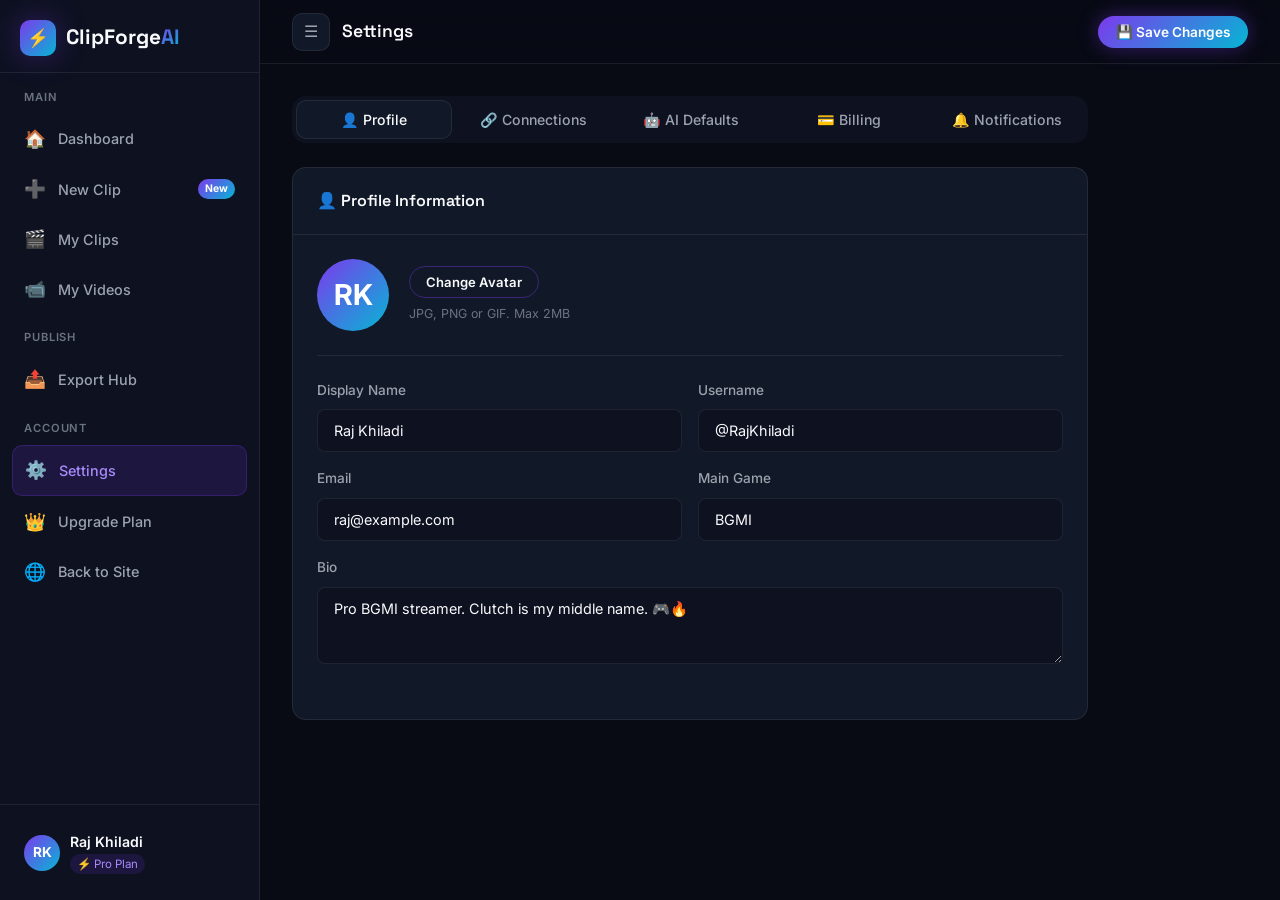
<file: settings.html>
<!DOCTYPE html>
<html lang="en">
<head>
  <meta charset="UTF-8" />
  <meta name="viewport" content="width=device-width, initial-scale=1.0" />
  <title>Settings — ClipForge AI</title>
  <meta name="description" content="Manage your ClipForge AI account settings, connected platforms, and subscription." />
  <meta name="robots" content="noindex, nofollow" />
  <link rel="icon" type="image/svg+xml" href="favicon.svg" />
  <link rel="manifest" href="manifest.json" />
  <meta name="theme-color" content="#7c3aed" />
  <meta property="og:title" content="Settings — ClipForge AI" />
  <meta property="og:description" content="Manage your ClipForge AI account, connected platforms, and notification preferences." />
  <meta property="og:image" content="https://clipforgeoi.netlify.app/assets/og-image.png" />
  <meta property="og:site_name" content="ClipForge AI" />
  <link rel="preconnect" href="https://fonts.googleapis.com" />
  <link rel="preconnect" href="https://fonts.gstatic.com" crossorigin />
  <link href="https://fonts.googleapis.com/css2?family=Inter:wght@300;400;500;600;700;800;900&family=Space+Grotesk:wght@400;500;600;700&display=swap" rel="stylesheet" />
  <link rel="stylesheet" href="styles/main.css" />
  <link rel="stylesheet" href="styles/dashboard.css" />
</head>
<body>
<div class="dash-layout">
  <aside class="sidebar" id="sidebar">
    <div class="sidebar-logo"><a href="index.html" class="nav-logo"><div class="logo-icon">⚡</div><span class="logo-text">ClipForge<span class="logo-ai">AI</span></span></a></div>
    <nav class="sidebar-nav">
      <div class="sidebar-section-title">Main</div>
      <a href="dashboard.html" class="sidebar-link"><span class="s-icon">🏠</span> Dashboard</a>
      <a href="new-clip.html" class="sidebar-link"><span class="s-icon">➕</span> New Clip<span class="sidebar-badge">New</span></a>
      <a href="my-clips.html" class="sidebar-link"><span class="s-icon">🎬</span> My Clips</a>
      <a href="my-videos.html" class="sidebar-link"><span class="s-icon">📹</span> My Videos</a>
      <div class="sidebar-section-title">Publish</div>
      <a href="export.html" class="sidebar-link"><span class="s-icon">📤</span> Export Hub</a>
      <div class="sidebar-section-title">Account</div>
      <a href="settings.html" class="sidebar-link active"><span class="s-icon">⚙️</span> Settings</a>
      <a href="pricing.html" class="sidebar-link"><span class="s-icon">👑</span> Upgrade Plan</a>
      <a href="index.html" class="sidebar-link"><span class="s-icon">🌐</span> Back to Site</a>
    </nav>
    <div class="sidebar-footer"><div class="sidebar-user"><div class="user-avatar">RK</div><div><div class="user-name">Raj Khiladi</div><div class="user-plan">⚡ Pro Plan</div></div></div></div>
  </aside>

  <main class="dash-main">
    <div class="dash-topbar">
      <div style="display:flex;align-items:center;gap:12px;">
        <button class="topbar-icon-btn" id="sidebarToggle">☰</button>
        <span class="dash-page-title">Settings</span>
      </div>
      <div class="dash-topbar-right">
        <button class="btn btn-primary" style="font-size:0.85rem;padding:8px 18px;" onclick="saveSettings()">💾 Save Changes</button>
      </div>
    </div>

    <div class="dash-content page-enter" style="max-width:860px;">

      <!-- Settings Tabs -->
      <div class="settings-nav reveal">
        <button class="settings-tab active" data-tab="profile">👤 Profile</button>
        <button class="settings-tab" data-tab="connections">🔗 Connections</button>
        <button class="settings-tab" data-tab="ai">🤖 AI Defaults</button>
        <button class="settings-tab" data-tab="billing">💳 Billing</button>
        <button class="settings-tab" data-tab="notifications">🔔 Notifications</button>
      </div>

      <!-- Profile Panel -->
      <div class="settings-panel card reveal" id="panel-profile">
        <div class="card-header"><span class="card-title">👤 Profile Information</span></div>
        <div class="card-body" style="display:flex;flex-direction:column;gap:0;">
          <!-- Avatar -->
          <div style="display:flex;align-items:center;gap:20px;padding-bottom:24px;margin-bottom:24px;border-bottom:1px solid var(--border);">
            <div style="width:72px;height:72px;border-radius:50%;background:var(--gradient-main);display:flex;align-items:center;justify-content:center;font-size:1.8rem;font-weight:700;color:#fff;flex-shrink:0;">RK</div>
            <div>
              <button class="btn btn-outline" style="font-size:0.82rem;padding:7px 16px;margin-bottom:6px;" onclick="window.ClipForge?.toast('Upload dialog opening...','info')">Change Avatar</button>
              <p style="font-size:0.78rem;color:var(--text-muted);">JPG, PNG or GIF. Max 2MB</p>
            </div>
          </div>

          <div style="display:grid;grid-template-columns:1fr 1fr;gap:16px;margin-bottom:16px;">
            <div class="form-group" style="margin-bottom:0;">
              <label class="form-label">Display Name</label>
              <input type="text" class="form-input" value="Raj Khiladi" />
            </div>
            <div class="form-group" style="margin-bottom:0;">
              <label class="form-label">Username</label>
              <input type="text" class="form-input" value="@RajKhiladi" />
            </div>
            <div class="form-group" style="margin-bottom:0;">
              <label class="form-label">Email</label>
              <input type="email" class="form-input" value="raj@example.com" />
            </div>
            <div class="form-group" style="margin-bottom:0;">
              <label class="form-label">Main Game</label>
              <select class="form-input form-select">
                <option selected>BGMI</option>
                <option>VALORANT</option>
                <option>Warzone</option>
                <option>Free Fire</option>
              </select>
            </div>
          </div>
          <div class="form-group">
            <label class="form-label">Bio</label>
            <textarea class="form-input" rows="3" style="resize:vertical;">Pro BGMI streamer. Clutch is my middle name. 🎮🔥</textarea>
          </div>
        </div>
      </div>

      <!-- Connections Panel -->
      <div class="settings-panel card reveal" id="panel-connections" style="display:none;">
        <div class="card-header"><span class="card-title">🔗 Connected Platforms</span></div>
        <div class="card-body" style="display:flex;flex-direction:column;gap:16px;">

          <div style="display:flex;align-items:center;justify-content:space-between;padding:16px;background:rgba(16,185,129,0.06);border:1px solid rgba(16,185,129,0.2);border-radius:var(--radius-md);">
            <div style="display:flex;align-items:center;gap:12px;">
              <div style="font-size:1.5rem;">▶</div>
              <div>
                <div style="font-weight:600;">YouTube</div>
                <div style="font-size:0.82rem;color:var(--accent-green);">✅ @RajKhiladi · 48K subscribers</div>
              </div>
            </div>
            <button class="btn btn-outline" style="font-size:0.8rem;padding:7px 14px;border-color:rgba(239,68,68,0.4);color:var(--accent-red);" onclick="window.ClipForge?.toast('YouTube disconnected','error')">Disconnect</button>
          </div>

          <div style="display:flex;align-items:center;justify-content:space-between;padding:16px;background:rgba(145,71,255,0.06);border:1px solid rgba(145,71,255,0.25);border-radius:var(--radius-md);">
            <div style="display:flex;align-items:center;gap:12px;">
              <div style="font-size:1.5rem;">💜</div>
              <div>
                <div style="font-weight:600;">Twitch</div>
                <div style="font-size:0.82rem;color:var(--accent-green);">✅ rajkhiladi · 3.2K followers</div>
              </div>
            </div>
            <button class="btn btn-outline" style="font-size:0.8rem;padding:7px 14px;border-color:rgba(239,68,68,0.4);color:var(--accent-red);" onclick="window.ClipForge?.toast('Twitch disconnected','error')">Disconnect</button>
          </div>

          <div style="display:flex;align-items:center;justify-content:space-between;padding:16px;background:var(--bg-secondary);border:1px solid var(--border);border-radius:var(--radius-md);">
            <div style="display:flex;align-items:center;gap:12px;">
              <div style="font-size:1.5rem;opacity:0.5;">♪</div>
              <div>
                <div style="font-weight:600;">TikTok</div>
                <div style="font-size:0.82rem;color:var(--text-muted);">Not connected</div>
              </div>
            </div>
            <button class="btn btn-primary" style="font-size:0.8rem;padding:7px 14px;" onclick="window.ClipForge?.toast('Redirecting to TikTok OAuth...','info')">Connect</button>
          </div>

          <div style="display:flex;align-items:center;justify-content:space-between;padding:16px;background:var(--bg-secondary);border:1px solid var(--border);border-radius:var(--radius-md);">
            <div style="display:flex;align-items:center;gap:12px;">
              <div style="font-size:1.5rem;opacity:0.5;">◉</div>
              <div>
                <div style="font-weight:600;">Instagram</div>
                <div style="font-size:0.82rem;color:var(--text-muted);">Not connected</div>
              </div>
            </div>
            <button class="btn btn-primary" style="font-size:0.8rem;padding:7px 14px;" onclick="window.ClipForge?.toast('Redirecting to Instagram OAuth...','info')">Connect</button>
          </div>
        </div>
      </div>

      <!-- AI Defaults Panel -->
      <div class="settings-panel card reveal" id="panel-ai" style="display:none;">
        <div class="card-header"><span class="card-title">🤖 AI Detection Defaults</span></div>
        <div class="card-body">
          <div style="display:grid;grid-template-columns:1fr 1fr;gap:16px;margin-bottom:24px;">
            <div class="form-group" style="margin-bottom:0;">
              <label class="form-label">Default game</label>
              <select class="form-input form-select"><option selected>BGMI</option><option>VALORANT</option><option>Warzone</option><option>Free Fire</option></select>
            </div>
            <div class="form-group" style="margin-bottom:0;">
              <label class="form-label">Default clip count</label>
              <select class="form-input form-select"><option>3</option><option selected>5</option><option>8</option><option>10</option></select>
            </div>
            <div class="form-group" style="margin-bottom:0;">
              <label class="form-label">Default clip duration</label>
              <select class="form-input form-select"><option>15s</option><option selected>30s</option><option>60s</option><option>90s</option></select>
            </div>
            <div class="form-group" style="margin-bottom:0;">
              <label class="form-label">Default output quality</label>
              <select class="form-input form-select"><option>720p</option><option selected>1080p 60fps</option></select>
            </div>
          </div>
          <h4 style="font-size:0.85rem;font-weight:600;color:var(--text-secondary);margin-bottom:12px;text-transform:uppercase;letter-spacing:0.06em;">Detection toggles</h4>
          <div class="toggle-wrap"><div><div class="toggle-label">Audio Peak Detection</div><div class="toggle-sub">librosa RMS spike detection</div></div><button class="toggle on"></button></div>
          <div class="toggle-wrap"><div><div class="toggle-label">YOLO Killfeed Scanning</div><div class="toggle-sub">Game UI object detection</div></div><button class="toggle on"></button></div>
          <div class="toggle-wrap"><div><div class="toggle-label">Chat Sentiment AI</div><div class="toggle-sub">Emoji cluster & keyword detection</div></div><button class="toggle on"></button></div>
          <div class="toggle-wrap"><div><div class="toggle-label">Auto Music Sync</div><div class="toggle-sub">Beat drop alignment</div></div><button class="toggle on"></button></div>
          <div class="toggle-wrap" style="border-bottom:none;"><div><div class="toggle-label">Meme SFX Auto-insert</div><div class="toggle-sub">Vine boom, bruh sounds</div></div><button class="toggle"></button></div>
        </div>
      </div>

      <!-- Billing Panel -->
      <div class="settings-panel card reveal" id="panel-billing" style="display:none;">
        <div class="card-header"><span class="card-title">💳 Subscription & Billing</span></div>
        <div class="card-body">
          <div style="background:linear-gradient(135deg,rgba(124,58,237,0.15),rgba(6,182,212,0.08));border:1px solid rgba(124,58,237,0.3);border-radius:var(--radius-md);padding:24px;margin-bottom:24px;">
            <div style="display:flex;justify-content:space-between;align-items:start;flex-wrap:wrap;gap:16px;">
              <div>
                <div class="plan-badge" style="margin-bottom:10px;">⚡ Pro Plan · $19/month</div>
                <div style="font-size:0.88rem;color:var(--text-secondary);">Renews on <strong>August 4, 2026</strong></div>
                <div style="font-size:0.88rem;color:var(--text-secondary);">30 clips/month · 1080p · No watermark</div>
              </div>
              <div style="display:flex;flex-direction:column;gap:8px;">
                <a href="pricing.html" class="btn btn-primary" style="font-size:0.82rem;padding:8px 16px;">👑 Upgrade to Creator</a>
                <button class="btn btn-ghost" style="font-size:0.78rem;color:var(--accent-red);" onclick="window.ClipForge?.toast('Are you sure? Cancellation is immediate.','error')">Cancel Subscription</button>
              </div>
            </div>
          </div>

          <h4 style="font-size:0.85rem;font-weight:600;color:var(--text-secondary);margin-bottom:12px;text-transform:uppercase;letter-spacing:0.06em;">Payment Method</h4>
          <div style="display:flex;align-items:center;justify-content:space-between;padding:14px 16px;background:var(--bg-secondary);border:1px solid var(--border);border-radius:var(--radius-md);margin-bottom:20px;">
            <div style="display:flex;align-items:center;gap:12px;font-size:0.88rem;">
              <span style="font-size:1.2rem;">💳</span>
              Visa ending in 4242 · Expires 12/28
            </div>
            <button class="btn btn-outline" style="font-size:0.78rem;padding:6px 12px;" onclick="window.ClipForge?.toast('Stripe billing portal opening...','info')">Update Card</button>
          </div>

          <h4 style="font-size:0.85rem;font-weight:600;color:var(--text-secondary);margin-bottom:12px;text-transform:uppercase;letter-spacing:0.06em;">Billing History</h4>
          <table class="data-table">
            <thead><tr><th>Date</th><th>Description</th><th>Amount</th><th>Receipt</th></tr></thead>
            <tbody>
              <tr><td>Jul 4, 2026</td><td>Pro Plan · Monthly</td><td>$19.00</td><td><a class="link-accent" href="#" style="font-size:0.82rem;">Download</a></td></tr>
              <tr><td>Jun 4, 2026</td><td>Pro Plan · Monthly</td><td>$19.00</td><td><a class="link-accent" href="#" style="font-size:0.82rem;">Download</a></td></tr>
              <tr><td>May 4, 2026</td><td>Pro Plan · Monthly</td><td>$19.00</td><td><a class="link-accent" href="#" style="font-size:0.82rem;">Download</a></td></tr>
            </tbody>
          </table>
        </div>
      </div>

      <!-- Notifications Panel -->
      <div class="settings-panel card reveal" id="panel-notifications" style="display:none;">
        <div class="card-header"><span class="card-title">🔔 Notification Preferences</span></div>
        <div class="card-body">
          <h4 style="font-size:0.82rem;font-weight:600;color:var(--text-secondary);margin-bottom:12px;text-transform:uppercase;letter-spacing:0.06em;">Email</h4>
          <div class="toggle-wrap"><div><div class="toggle-label">Clip ready notification</div><div class="toggle-sub">When your clips finish rendering</div></div><button class="toggle on"></button></div>
          <div class="toggle-wrap"><div><div class="toggle-label">Weekly performance report</div><div class="toggle-sub">Views, clips generated, top performers</div></div><button class="toggle on"></button></div>
          <div class="toggle-wrap"><div><div class="toggle-label">Usage limit warnings</div><div class="toggle-sub">When you're at 80% of monthly clips</div></div><button class="toggle on"></button></div>
          <div class="toggle-wrap"><div><div class="toggle-label">Product updates</div><div class="toggle-sub">New features and improvements</div></div><button class="toggle"></button></div>
          <h4 style="font-size:0.82rem;font-weight:600;color:var(--text-secondary);margin:20px 0 12px;text-transform:uppercase;letter-spacing:0.06em;">Browser Push</h4>
          <div class="toggle-wrap"><div><div class="toggle-label">Render complete alerts</div><div class="toggle-sub">Real-time in-browser notifications</div></div><button class="toggle on"></button></div>
          <div class="toggle-wrap" style="border-bottom:none;"><div><div class="toggle-label">Publish success alerts</div><div class="toggle-sub">Confirmation when clips go live</div></div><button class="toggle on"></button></div>
        </div>
      </div>

    </div>
  </main>
</div>

<script src="scripts/main.js"></script>
<script>
function saveSettings() {
  window.ClipForge?.toast('✅ Settings saved successfully!', 'success');
}
</script>
</body>
</html>
</file>
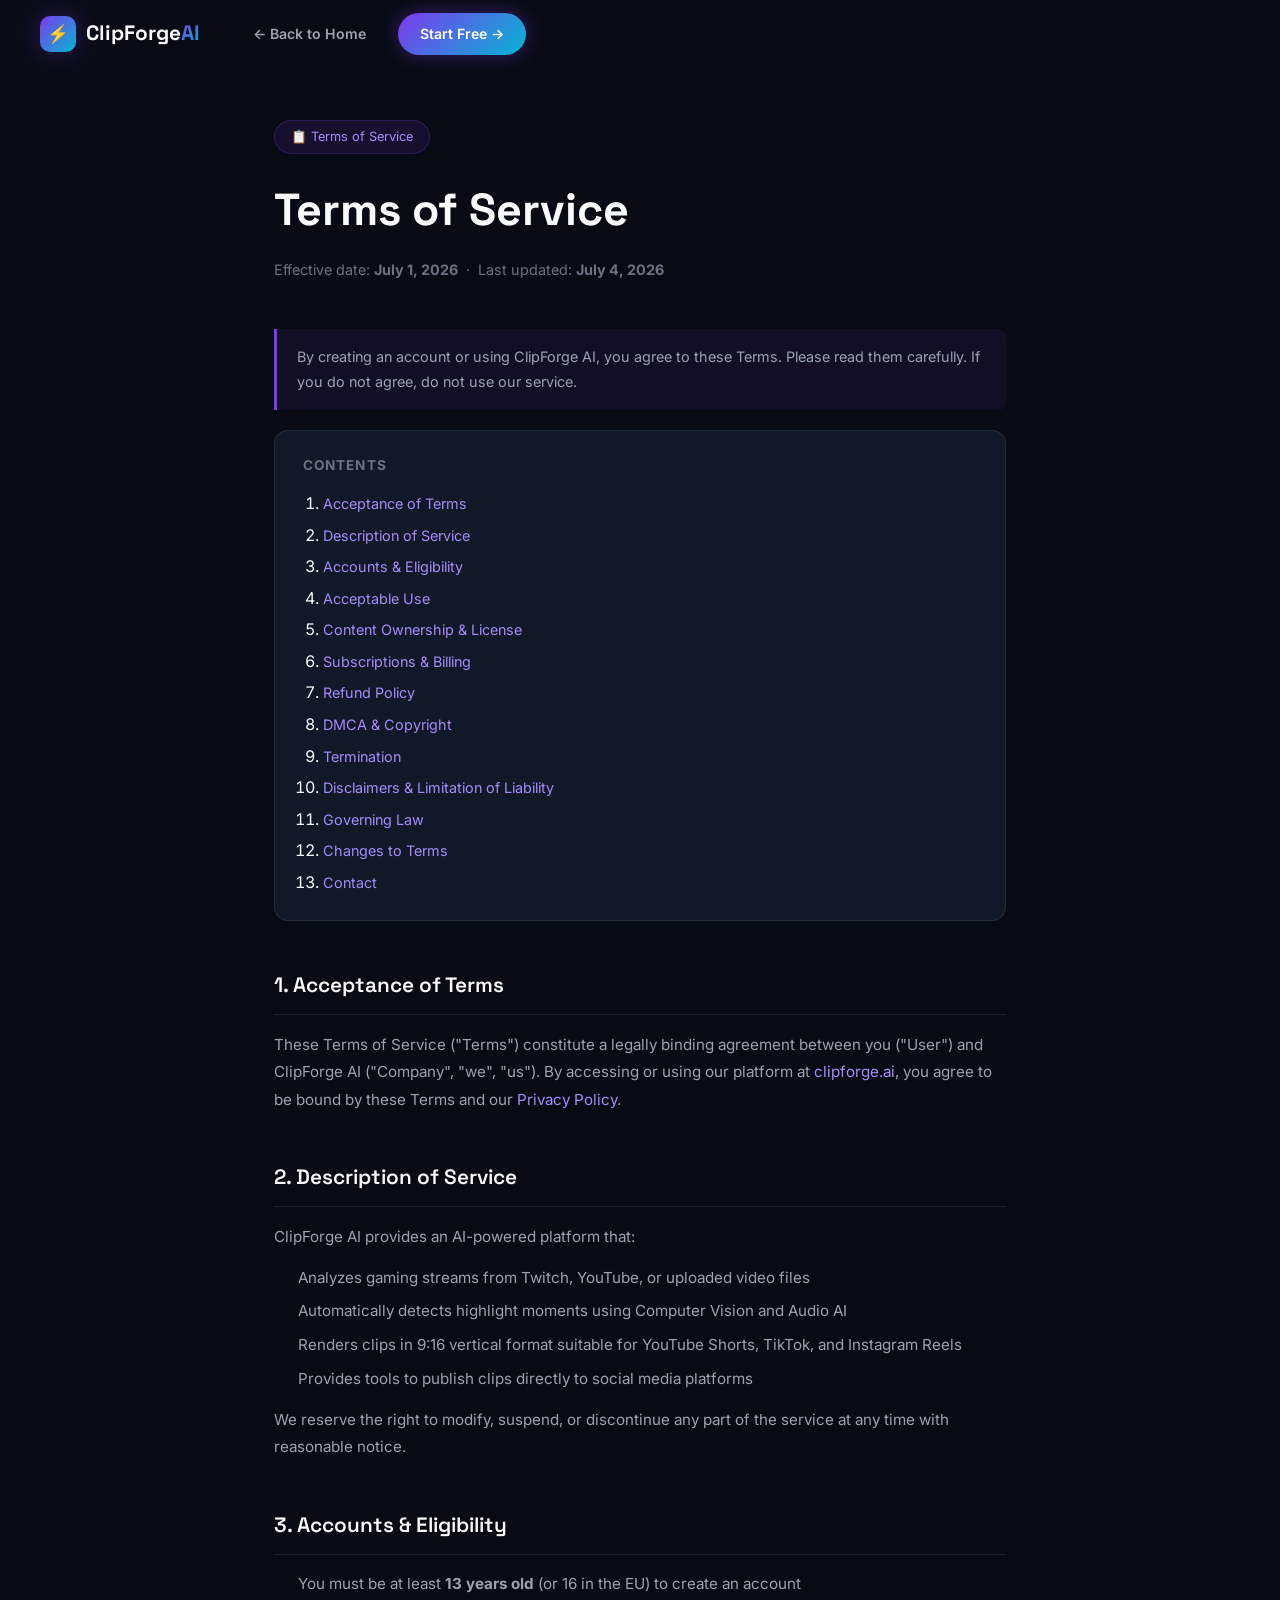
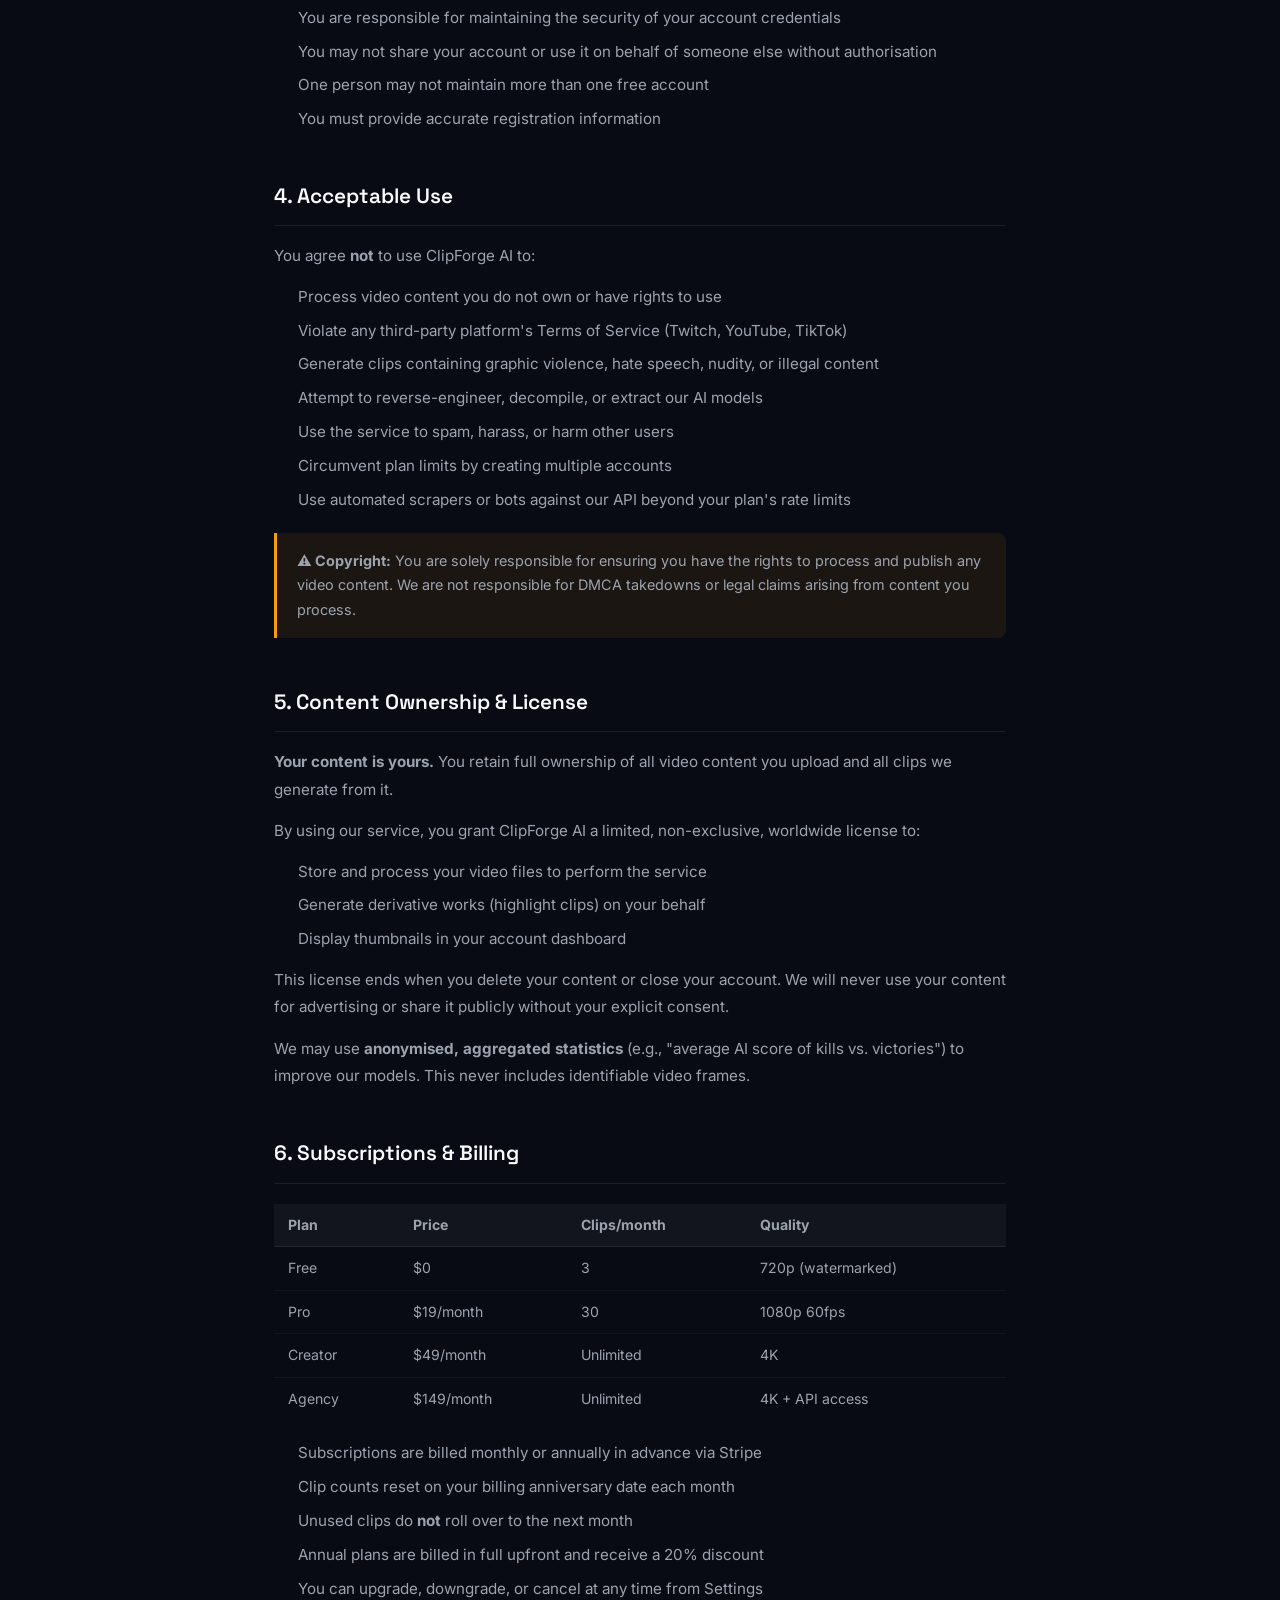
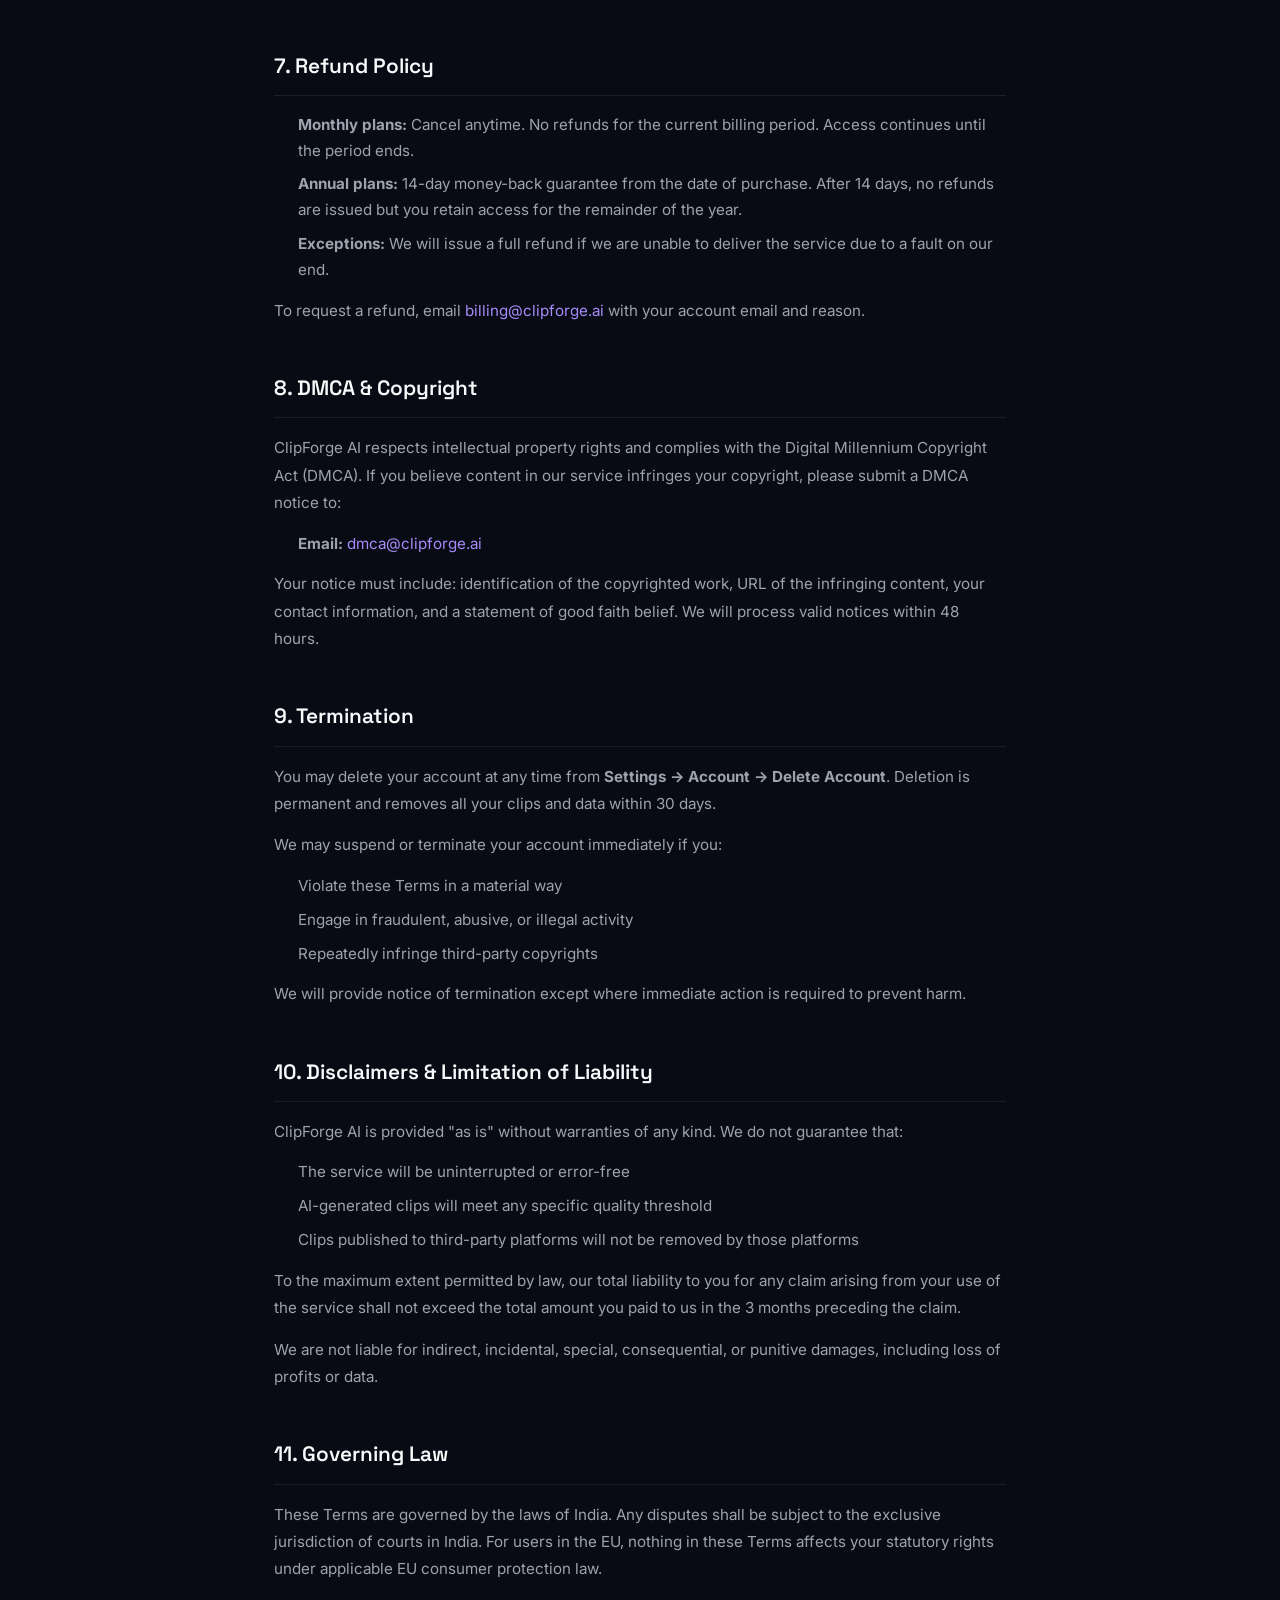
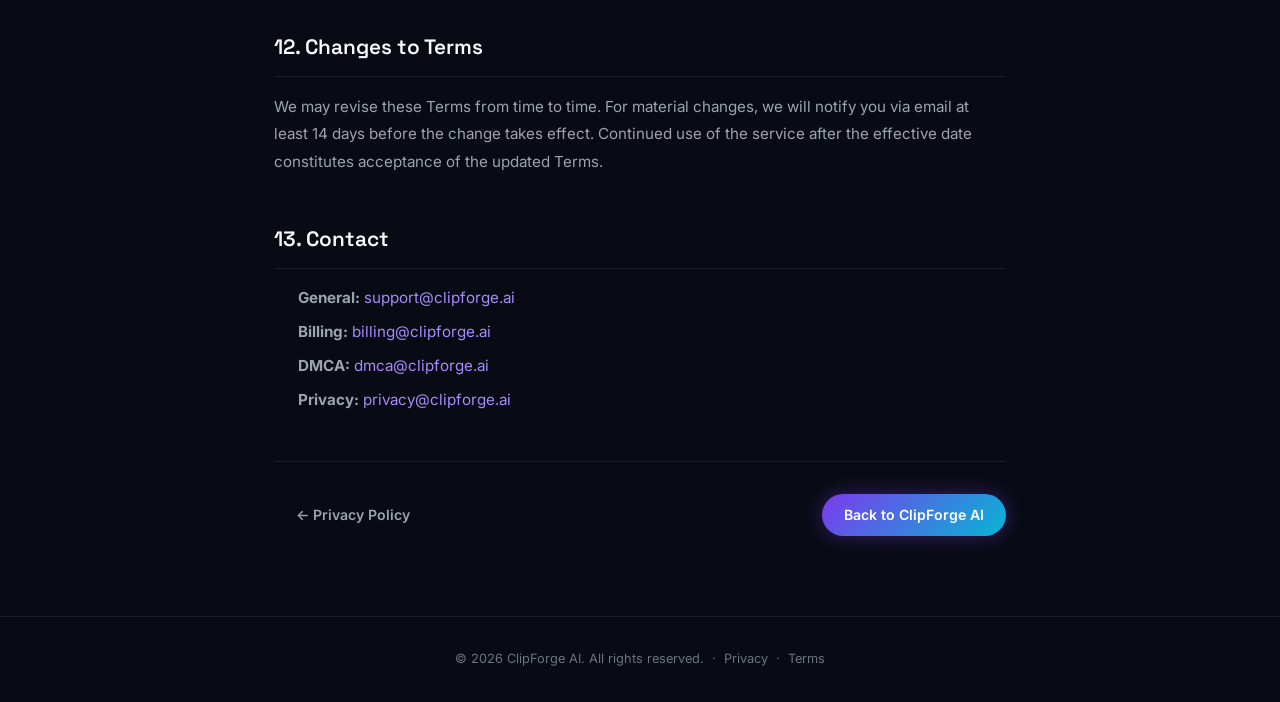
<file: terms.html>
<!DOCTYPE html>
<html lang="en">
<head>
  <meta charset="UTF-8" />
  <meta name="viewport" content="width=device-width, initial-scale=1.0" />
  <title>Terms of Service — ClipForge AI</title>
  <meta name="description" content="ClipForge AI Terms of Service — acceptable use, subscriptions, content ownership, and refund policy." />
  <link rel="icon" type="image/svg+xml" href="favicon.svg" />
  <link rel="manifest" href="manifest.json" />
  <meta property="og:title" content="Terms of Service — ClipForge AI" />
  <meta property="og:description" content="ClipForge AI Terms of Service — acceptable use, subscriptions, and content ownership." />
  <meta property="og:image" content="https://clipforgeoi.netlify.app/assets/og-image.png" />
  <meta property="og:url" content="https://clipforgeoi.netlify.app/terms.html" />
  <meta property="og:type" content="website" />
  <meta name="twitter:card" content="summary" />
  <link rel="canonical" href="https://clipforgeoi.netlify.app/terms.html" />
  <link rel="preconnect" href="https://fonts.googleapis.com" />
  <link rel="preconnect" href="https://fonts.gstatic.com" crossorigin />
  <link href="https://fonts.googleapis.com/css2?family=Inter:wght@300;400;500;600;700&family=Space+Grotesk:wght@500;600;700&display=swap" rel="stylesheet" />
  <link rel="stylesheet" href="styles/main.css" />
  <style>
    .legal-page { max-width: 780px; margin: 0 auto; padding: 120px 24px 80px; }
    .legal-header { margin-bottom: 48px; }
    .legal-badge { display: inline-flex; align-items: center; gap: 8px; background: rgba(124,58,237,0.12); border: 1px solid rgba(124,58,237,0.25); border-radius: 99px; padding: 6px 16px; font-size: 0.8rem; color: var(--accent-purple-light); margin-bottom: 20px; }
    .legal-title { font-family: var(--font-display); font-size: clamp(2rem, 5vw, 2.8rem); font-weight: 700; margin-bottom: 12px; }
    .legal-meta { color: var(--text-muted); font-size: 0.9rem; }
    .legal-toc { background: var(--bg-card); border: 1px solid var(--border); border-radius: var(--radius-md); padding: 24px 28px; margin-bottom: 48px; }
    .legal-toc h3 { font-size: 0.85rem; text-transform: uppercase; letter-spacing: 0.08em; color: var(--text-muted); margin-bottom: 14px; }
    .legal-toc ol { padding-left: 20px; display: flex; flex-direction: column; gap: 6px; }
    .legal-toc a { color: var(--accent-purple-light); font-size: 0.9rem; text-decoration: none; }
    .legal-toc a:hover { text-decoration: underline; }
    .legal-section { margin-bottom: 48px; }
    .legal-section h2 { font-family: var(--font-display); font-size: 1.3rem; font-weight: 600; margin-bottom: 16px; padding-bottom: 12px; border-bottom: 1px solid var(--border); }
    .legal-section p { color: var(--text-secondary); line-height: 1.8; margin-bottom: 14px; font-size: 0.95rem; }
    .legal-section ul, .legal-section ol { color: var(--text-secondary); padding-left: 24px; display: flex; flex-direction: column; gap: 8px; margin-bottom: 14px; font-size: 0.95rem; line-height: 1.7; }
    .legal-section a { color: var(--accent-purple-light); }
    .legal-highlight { background: rgba(124,58,237,0.08); border-left: 3px solid var(--accent-purple); border-radius: 0 8px 8px 0; padding: 16px 20px; margin: 20px 0; color: var(--text-secondary); font-size: 0.9rem; line-height: 1.7; }
    .legal-warning { background: rgba(245,158,11,0.08); border-left: 3px solid var(--accent-amber); border-radius: 0 8px 8px 0; padding: 16px 20px; margin: 20px 0; color: var(--text-secondary); font-size: 0.9rem; line-height: 1.7; }
    .legal-footer-nav { display: flex; justify-content: space-between; align-items: center; flex-wrap: wrap; gap: 16px; padding-top: 32px; border-top: 1px solid var(--border); margin-top: 48px; }
  </style>
</head>
<body>

<!-- Nav -->
<nav class="nav scrolled" id="navbar">
  <div class="nav-inner">
    <a href="index.html" class="nav-logo">
      <div class="logo-icon">⚡</div>
      <span class="logo-text">ClipForge<span class="logo-ai">AI</span></span>
    </a>
    <div class="nav-cta">
      <a href="index.html" class="btn btn-ghost" style="font-size:0.88rem;">← Back to Home</a>
      <a href="auth.html" class="btn btn-primary" style="font-size:0.88rem;">Start Free →</a>
    </div>
  </div>
</nav>

<div class="legal-page">

  <div class="legal-header">
    <div class="legal-badge">📋 Terms of Service</div>
    <h1 class="legal-title">Terms of Service</h1>
    <p class="legal-meta">Effective date: <strong>July 1, 2026</strong> &nbsp;·&nbsp; Last updated: <strong>July 4, 2026</strong></p>
  </div>

  <div class="legal-highlight">
    By creating an account or using ClipForge AI, you agree to these Terms. Please read them carefully. If you do not agree, do not use our service.
  </div>

  <!-- Table of Contents -->
  <div class="legal-toc">
    <h3>Contents</h3>
    <ol>
      <li><a href="#acceptance">Acceptance of Terms</a></li>
      <li><a href="#service">Description of Service</a></li>
      <li><a href="#accounts">Accounts &amp; Eligibility</a></li>
      <li><a href="#acceptable-use">Acceptable Use</a></li>
      <li><a href="#content">Content Ownership &amp; License</a></li>
      <li><a href="#subscriptions">Subscriptions &amp; Billing</a></li>
      <li><a href="#refunds">Refund Policy</a></li>
      <li><a href="#dmca">DMCA &amp; Copyright</a></li>
      <li><a href="#termination">Termination</a></li>
      <li><a href="#disclaimer">Disclaimers &amp; Limitation of Liability</a></li>
      <li><a href="#governing-law">Governing Law</a></li>
      <li><a href="#changes">Changes to Terms</a></li>
      <li><a href="#contact">Contact</a></li>
    </ol>
  </div>

  <!-- 1 -->
  <div class="legal-section" id="acceptance">
    <h2>1. Acceptance of Terms</h2>
    <p>These Terms of Service ("Terms") constitute a legally binding agreement between you ("User") and ClipForge AI ("Company", "we", "us"). By accessing or using our platform at <a href="https://clipforgeoi.netlify.app">clipforge.ai</a>, you agree to be bound by these Terms and our <a href="privacy.html">Privacy Policy</a>.</p>
  </div>

  <!-- 2 -->
  <div class="legal-section" id="service">
    <h2>2. Description of Service</h2>
    <p>ClipForge AI provides an AI-powered platform that:</p>
    <ul>
      <li>Analyzes gaming streams from Twitch, YouTube, or uploaded video files</li>
      <li>Automatically detects highlight moments using Computer Vision and Audio AI</li>
      <li>Renders clips in 9:16 vertical format suitable for YouTube Shorts, TikTok, and Instagram Reels</li>
      <li>Provides tools to publish clips directly to social media platforms</li>
    </ul>
    <p>We reserve the right to modify, suspend, or discontinue any part of the service at any time with reasonable notice.</p>
  </div>

  <!-- 3 -->
  <div class="legal-section" id="accounts">
    <h2>3. Accounts &amp; Eligibility</h2>
    <ul>
      <li>You must be at least <strong>13 years old</strong> (or 16 in the EU) to create an account</li>
      <li>You are responsible for maintaining the security of your account credentials</li>
      <li>You may not share your account or use it on behalf of someone else without authorisation</li>
      <li>One person may not maintain more than one free account</li>
      <li>You must provide accurate registration information</li>
    </ul>
  </div>

  <!-- 4 -->
  <div class="legal-section" id="acceptable-use">
    <h2>4. Acceptable Use</h2>
    <p>You agree <strong>not</strong> to use ClipForge AI to:</p>
    <ul>
      <li>Process video content you do not own or have rights to use</li>
      <li>Violate any third-party platform's Terms of Service (Twitch, YouTube, TikTok)</li>
      <li>Generate clips containing graphic violence, hate speech, nudity, or illegal content</li>
      <li>Attempt to reverse-engineer, decompile, or extract our AI models</li>
      <li>Use the service to spam, harass, or harm other users</li>
      <li>Circumvent plan limits by creating multiple accounts</li>
      <li>Use automated scrapers or bots against our API beyond your plan's rate limits</li>
    </ul>
    <div class="legal-warning">
      <strong>⚠️ Copyright:</strong> You are solely responsible for ensuring you have the rights to process and publish any video content. We are not responsible for DMCA takedowns or legal claims arising from content you process.
    </div>
  </div>

  <!-- 5 -->
  <div class="legal-section" id="content">
    <h2>5. Content Ownership &amp; License</h2>
    <p><strong>Your content is yours.</strong> You retain full ownership of all video content you upload and all clips we generate from it.</p>
    <p>By using our service, you grant ClipForge AI a limited, non-exclusive, worldwide license to:</p>
    <ul>
      <li>Store and process your video files to perform the service</li>
      <li>Generate derivative works (highlight clips) on your behalf</li>
      <li>Display thumbnails in your account dashboard</li>
    </ul>
    <p>This license ends when you delete your content or close your account. We will never use your content for advertising or share it publicly without your explicit consent.</p>
    <p>We may use <strong>anonymised, aggregated statistics</strong> (e.g., "average AI score of kills vs. victories") to improve our models. This never includes identifiable video frames.</p>
  </div>

  <!-- 6 -->
  <div class="legal-section" id="subscriptions">
    <h2>6. Subscriptions &amp; Billing</h2>
    <table style="width:100%;border-collapse:collapse;font-size:0.88rem;margin:20px 0;">
      <thead><tr>
        <th style="background:rgba(255,255,255,0.04);padding:10px 14px;text-align:left;border-bottom:1px solid var(--border);color:var(--text-secondary);">Plan</th>
        <th style="background:rgba(255,255,255,0.04);padding:10px 14px;text-align:left;border-bottom:1px solid var(--border);color:var(--text-secondary);">Price</th>
        <th style="background:rgba(255,255,255,0.04);padding:10px 14px;text-align:left;border-bottom:1px solid var(--border);color:var(--text-secondary);">Clips/month</th>
        <th style="background:rgba(255,255,255,0.04);padding:10px 14px;text-align:left;border-bottom:1px solid var(--border);color:var(--text-secondary);">Quality</th>
      </tr></thead>
      <tbody>
        <tr style="border-bottom:1px solid rgba(255,255,255,0.04);"><td style="padding:10px 14px;color:var(--text-secondary);">Free</td><td style="padding:10px 14px;color:var(--text-secondary);">$0</td><td style="padding:10px 14px;color:var(--text-secondary);">3</td><td style="padding:10px 14px;color:var(--text-secondary);">720p (watermarked)</td></tr>
        <tr style="border-bottom:1px solid rgba(255,255,255,0.04);"><td style="padding:10px 14px;color:var(--text-secondary);">Pro</td><td style="padding:10px 14px;color:var(--text-secondary);">$19/month</td><td style="padding:10px 14px;color:var(--text-secondary);">30</td><td style="padding:10px 14px;color:var(--text-secondary);">1080p 60fps</td></tr>
        <tr style="border-bottom:1px solid rgba(255,255,255,0.04);"><td style="padding:10px 14px;color:var(--text-secondary);">Creator</td><td style="padding:10px 14px;color:var(--text-secondary);">$49/month</td><td style="padding:10px 14px;color:var(--text-secondary);">Unlimited</td><td style="padding:10px 14px;color:var(--text-secondary);">4K</td></tr>
        <tr><td style="padding:10px 14px;color:var(--text-secondary);">Agency</td><td style="padding:10px 14px;color:var(--text-secondary);">$149/month</td><td style="padding:10px 14px;color:var(--text-secondary);">Unlimited</td><td style="padding:10px 14px;color:var(--text-secondary);">4K + API access</td></tr>
      </tbody>
    </table>
    <ul>
      <li>Subscriptions are billed monthly or annually in advance via Stripe</li>
      <li>Clip counts reset on your billing anniversary date each month</li>
      <li>Unused clips do <strong>not</strong> roll over to the next month</li>
      <li>Annual plans are billed in full upfront and receive a 20% discount</li>
      <li>You can upgrade, downgrade, or cancel at any time from Settings</li>
    </ul>
  </div>

  <!-- 7 -->
  <div class="legal-section" id="refunds">
    <h2>7. Refund Policy</h2>
    <ul>
      <li><strong>Monthly plans:</strong> Cancel anytime. No refunds for the current billing period. Access continues until the period ends.</li>
      <li><strong>Annual plans:</strong> 14-day money-back guarantee from the date of purchase. After 14 days, no refunds are issued but you retain access for the remainder of the year.</li>
      <li><strong>Exceptions:</strong> We will issue a full refund if we are unable to deliver the service due to a fault on our end.</li>
    </ul>
    <p>To request a refund, email <a href="mailto:billing@clipforge.ai">billing@clipforge.ai</a> with your account email and reason.</p>
  </div>

  <!-- 8 -->
  <div class="legal-section" id="dmca">
    <h2>8. DMCA &amp; Copyright</h2>
    <p>ClipForge AI respects intellectual property rights and complies with the Digital Millennium Copyright Act (DMCA). If you believe content in our service infringes your copyright, please submit a DMCA notice to:</p>
    <ul>
      <li><strong>Email:</strong> <a href="mailto:dmca@clipforge.ai">dmca@clipforge.ai</a></li>
    </ul>
    <p>Your notice must include: identification of the copyrighted work, URL of the infringing content, your contact information, and a statement of good faith belief. We will process valid notices within 48 hours.</p>
  </div>

  <!-- 9 -->
  <div class="legal-section" id="termination">
    <h2>9. Termination</h2>
    <p>You may delete your account at any time from <strong>Settings → Account → Delete Account</strong>. Deletion is permanent and removes all your clips and data within 30 days.</p>
    <p>We may suspend or terminate your account immediately if you:</p>
    <ul>
      <li>Violate these Terms in a material way</li>
      <li>Engage in fraudulent, abusive, or illegal activity</li>
      <li>Repeatedly infringe third-party copyrights</li>
    </ul>
    <p>We will provide notice of termination except where immediate action is required to prevent harm.</p>
  </div>

  <!-- 10 -->
  <div class="legal-section" id="disclaimer">
    <h2>10. Disclaimers &amp; Limitation of Liability</h2>
    <p>ClipForge AI is provided "as is" without warranties of any kind. We do not guarantee that:</p>
    <ul>
      <li>The service will be uninterrupted or error-free</li>
      <li>AI-generated clips will meet any specific quality threshold</li>
      <li>Clips published to third-party platforms will not be removed by those platforms</li>
    </ul>
    <p>To the maximum extent permitted by law, our total liability to you for any claim arising from your use of the service shall not exceed the total amount you paid to us in the 3 months preceding the claim.</p>
    <p>We are not liable for indirect, incidental, special, consequential, or punitive damages, including loss of profits or data.</p>
  </div>

  <!-- 11 -->
  <div class="legal-section" id="governing-law">
    <h2>11. Governing Law</h2>
    <p>These Terms are governed by the laws of India. Any disputes shall be subject to the exclusive jurisdiction of courts in India. For users in the EU, nothing in these Terms affects your statutory rights under applicable EU consumer protection law.</p>
  </div>

  <!-- 12 -->
  <div class="legal-section" id="changes">
    <h2>12. Changes to Terms</h2>
    <p>We may revise these Terms from time to time. For material changes, we will notify you via email at least 14 days before the change takes effect. Continued use of the service after the effective date constitutes acceptance of the updated Terms.</p>
  </div>

  <!-- 13 -->
  <div class="legal-section" id="contact">
    <h2>13. Contact</h2>
    <ul>
      <li><strong>General:</strong> <a href="mailto:support@clipforge.ai">support@clipforge.ai</a></li>
      <li><strong>Billing:</strong> <a href="mailto:billing@clipforge.ai">billing@clipforge.ai</a></li>
      <li><strong>DMCA:</strong> <a href="mailto:dmca@clipforge.ai">dmca@clipforge.ai</a></li>
      <li><strong>Privacy:</strong> <a href="mailto:privacy@clipforge.ai">privacy@clipforge.ai</a></li>
    </ul>
  </div>

  <div class="legal-footer-nav">
    <a href="privacy.html" class="btn btn-ghost" style="font-size:0.88rem;">← Privacy Policy</a>
    <a href="index.html" class="btn btn-primary" style="font-size:0.88rem;">Back to ClipForge AI</a>
  </div>

</div>

<footer style="text-align:center;padding:32px 24px;border-top:1px solid var(--border);color:var(--text-muted);font-size:0.8rem;">
  © 2026 ClipForge AI. All rights reserved. &nbsp;·&nbsp;
  <a href="privacy.html" style="color:var(--text-muted);">Privacy</a> &nbsp;·&nbsp;
  <a href="terms.html" style="color:var(--text-muted);">Terms</a>
</footer>

<script src="scripts/main.js"></script>
</body>
</html>
</file>
<file: styles/main.css>
/* ================================================================
   ClipForge AI — Main Stylesheet
   Dark gaming aesthetic: neon purple + cyan + amber accents
   ================================================================ */

/* ── CSS Variables ─────────────────────────────────────────────── */
:root {
  --bg-primary:   #080b14;
  --bg-secondary: #0d1120;
  --bg-card:      #111827;
  --bg-card-hover:#151d2e;
  --bg-glass:     rgba(17, 24, 39, 0.7);

  --accent-purple: #7c3aed;
  --accent-purple-light: #a78bfa;
  --accent-cyan:  #06b6d4;
  --accent-cyan-light: #67e8f9;
  --accent-amber: #f59e0b;
  --accent-green: #10b981;
  --accent-pink:  #ec4899;
  --accent-red:   #ef4444;

  --text-primary:  #f9fafb;
  --text-secondary:#9ca3af;
  --text-muted:    #6b7280;

  --border:       rgba(255,255,255,0.08);
  --border-bright:rgba(124,58,237,0.4);

  --gradient-main: linear-gradient(135deg, #7c3aed 0%, #06b6d4 100%);
  --gradient-hero: linear-gradient(135deg, #4f46e5 0%, #7c3aed 50%, #0891b2 100%);
  --gradient-amber:linear-gradient(135deg, #f59e0b 0%, #d97706 100%);

  --radius-sm: 8px;
  --radius-md: 14px;
  --radius-lg: 20px;
  --radius-xl: 28px;

  --shadow-glow-purple: 0 0 30px rgba(124,58,237,0.35);
  --shadow-glow-cyan:   0 0 30px rgba(6,182,212,0.35);
  --shadow-card: 0 4px 24px rgba(0,0,0,0.4);

  --transition: 0.25s cubic-bezier(0.4,0,0.2,1);
  --font-main: 'Inter', sans-serif;
  --font-display: 'Space Grotesk', sans-serif;
}

/* ── Reset & Base ──────────────────────────────────────────────── */
*, *::before, *::after { box-sizing: border-box; margin: 0; padding: 0; }

html { scroll-behavior: smooth; font-size: 16px; }

body {
  font-family: var(--font-main);
  background: var(--bg-primary);
  color: var(--text-primary);
  line-height: 1.6;
  overflow-x: hidden;
}

a { text-decoration: none; color: inherit; }
ul { list-style: none; }
img { max-width: 100%; display: block; }

/* ── Utility ───────────────────────────────────────────────────── */
.gradient-text {
  background: var(--gradient-main);
  -webkit-background-clip: text;
  -webkit-text-fill-color: transparent;
  background-clip: text;
}

.link-accent { color: var(--accent-purple-light); transition: color var(--transition); }
.link-accent:hover { color: var(--accent-cyan-light); }

/* ── Buttons ───────────────────────────────────────────────────── */
.btn {
  display: inline-flex;
  align-items: center;
  gap: 8px;
  padding: 10px 22px;
  border-radius: 99px;
  font-family: var(--font-main);
  font-weight: 600;
  font-size: 0.95rem;
  cursor: pointer;
  border: none;
  transition: all var(--transition);
  white-space: nowrap;
  text-decoration: none;
}

.btn-primary {
  background: var(--gradient-main);
  color: #fff;
  box-shadow: 0 0 20px rgba(124,58,237,0.4);
}
.btn-primary:hover {
  transform: translateY(-2px);
  box-shadow: 0 0 35px rgba(124,58,237,0.6), 0 8px 20px rgba(0,0,0,0.3);
}

.btn-outline {
  background: transparent;
  color: var(--text-primary);
  border: 1.5px solid var(--border-bright);
}
.btn-outline:hover {
  border-color: var(--accent-purple-light);
  background: rgba(124,58,237,0.1);
  transform: translateY(-2px);
}

.btn-ghost {
  background: transparent;
  color: var(--text-secondary);
}
.btn-ghost:hover { color: var(--text-primary); }

.btn-lg { padding: 14px 30px; font-size: 1.05rem; }
.btn-xl { padding: 18px 44px; font-size: 1.15rem; }
.btn-full { width: 100%; justify-content: center; }

/* ── Navigation ────────────────────────────────────────────────── */
.nav {
  position: fixed;
  top: 0; left: 0; right: 0;
  z-index: 1000;
  padding: 0 24px;
  border-bottom: 1px solid transparent;
  transition: all var(--transition);
}
.nav.scrolled {
  background: rgba(8, 11, 20, 0.92);
  backdrop-filter: blur(20px);
  border-bottom-color: var(--border);
  box-shadow: 0 4px 24px rgba(0,0,0,0.4);
}

.nav-inner {
  max-width: 1200px;
  margin: 0 auto;
  display: flex;
  align-items: center;
  gap: 32px;
  height: 68px;
}

.nav-logo {
  display: flex;
  align-items: center;
  gap: 10px;
  font-family: var(--font-display);
  font-weight: 700;
  font-size: 1.3rem;
  flex-shrink: 0;
}
.logo-icon {
  width: 36px; height: 36px;
  background: var(--gradient-main);
  border-radius: 10px;
  display: flex;
  align-items: center;
  justify-content: center;
  font-size: 1.1rem;
  box-shadow: var(--shadow-glow-purple);
}
.logo-ai {
  background: var(--gradient-main);
  -webkit-background-clip: text;
  -webkit-text-fill-color: transparent;
  background-clip: text;
}

.nav-links {
  display: flex;
  gap: 4px;
  margin-left: auto;
}
.nav-link {
  padding: 8px 16px;
  border-radius: 8px;
  color: var(--text-secondary);
  font-size: 0.9rem;
  font-weight: 500;
  transition: all var(--transition);
}
.nav-link:hover { color: var(--text-primary); background: rgba(255,255,255,0.06); }

.nav-cta { display: flex; gap: 10px; align-items: center; }

.nav-hamburger {
  display: none;
  flex-direction: column;
  gap: 5px;
  background: none;
  border: none;
  cursor: pointer;
  padding: 8px;
  margin-left: auto;
}
.nav-hamburger span {
  width: 24px; height: 2px;
  background: var(--text-primary);
  border-radius: 2px;
  transition: all var(--transition);
  display: block;
}

/* Mobile Menu */
.mobile-menu {
  position: fixed;
  top: 68px; left: 0; right: 0;
  background: rgba(8,11,20,0.98);
  backdrop-filter: blur(20px);
  border-bottom: 1px solid var(--border);
  padding: 16px 24px 24px;
  display: flex;
  flex-direction: column;
  gap: 4px;
  z-index: 999;
  transform: translateY(-100%);
  opacity: 0;
  transition: all var(--transition);
  pointer-events: none;
}
.mobile-menu.open {
  transform: translateY(0);
  opacity: 1;
  pointer-events: all;
}
.mobile-link {
  padding: 12px 16px;
  border-radius: 10px;
  color: var(--text-secondary);
  font-weight: 500;
  transition: all var(--transition);
}
.mobile-link:hover { color: var(--text-primary); background: rgba(255,255,255,0.06); }
.mobile-link-cta {
  background: var(--gradient-main);
  color: #fff;
  text-align: center;
  margin-top: 8px;
}

/* ── Section Shared ────────────────────────────────────────────── */
.section-inner {
  max-width: 1200px;
  margin: 0 auto;
  padding: 0 24px;
}
.section-header {
  text-align: center;
  margin-bottom: 64px;
}
.section-badge {
  display: inline-block;
  background: rgba(124,58,237,0.15);
  border: 1px solid rgba(124,58,237,0.3);
  color: var(--accent-purple-light);
  font-size: 0.8rem;
  font-weight: 600;
  letter-spacing: 0.08em;
  text-transform: uppercase;
  padding: 6px 16px;
  border-radius: 99px;
  margin-bottom: 20px;
}
.section-title {
  font-family: var(--font-display);
  font-size: clamp(2rem, 4vw, 3rem);
  font-weight: 700;
  line-height: 1.2;
  margin-bottom: 16px;
}
.section-sub {
  font-size: 1.1rem;
  color: var(--text-secondary);
  max-width: 600px;
  margin: 0 auto;
  line-height: 1.7;
}

/* ── Hero ──────────────────────────────────────────────────────── */
.hero {
  min-height: 100vh;
  padding-top: 100px;
  padding-bottom: 80px;
  position: relative;
  overflow: hidden;
  display: flex;
  flex-direction: column;
  align-items: center;
}

.hero-bg-grid {
  position: absolute;
  inset: 0;
  background-image:
    linear-gradient(rgba(124,58,237,0.06) 1px, transparent 1px),
    linear-gradient(90deg, rgba(124,58,237,0.06) 1px, transparent 1px);
  background-size: 60px 60px;
  mask-image: radial-gradient(ellipse 80% 60% at 50% 30%, black 40%, transparent 100%);
}

.particles {
  position: absolute;
  inset: 0;
  pointer-events: none;
}

.hero-inner {
  max-width: 900px;
  text-align: center;
  padding: 0 24px;
  position: relative;
  z-index: 2;
}

.hero-badge {
  display: inline-flex;
  align-items: center;
  gap: 8px;
  background: rgba(124,58,237,0.12);
  border: 1px solid rgba(124,58,237,0.25);
  color: var(--accent-purple-light);
  font-size: 0.85rem;
  font-weight: 500;
  padding: 8px 18px;
  border-radius: 99px;
  margin-bottom: 28px;
}
.badge-dot {
  width: 8px; height: 8px;
  background: var(--accent-green);
  border-radius: 50%;
  animation: pulse-dot 1.5s ease infinite;
}
@keyframes pulse-dot {
  0%,100% { box-shadow: 0 0 0 0 rgba(16,185,129,0.5); }
  50%      { box-shadow: 0 0 0 6px rgba(16,185,129,0); }
}

.hero-title {
  font-family: var(--font-display);
  font-size: clamp(2.5rem, 6vw, 4.5rem);
  font-weight: 800;
  line-height: 1.1;
  margin-bottom: 24px;
  letter-spacing: -0.02em;
}

.hero-subtitle {
  font-size: clamp(1rem, 2vw, 1.2rem);
  color: var(--text-secondary);
  max-width: 680px;
  margin: 0 auto 40px;
  line-height: 1.8;
}

.hero-actions {
  display: flex;
  gap: 16px;
  justify-content: center;
  flex-wrap: wrap;
  margin-bottom: 56px;
}

.hero-stats {
  display: flex;
  justify-content: center;
  align-items: center;
  gap: 0;
  flex-wrap: wrap;
  background: var(--bg-glass);
  border: 1px solid var(--border);
  border-radius: var(--radius-lg);
  padding: 20px 32px;
  backdrop-filter: blur(10px);
  gap: 0;
}
.stat-item {
  display: flex;
  flex-direction: column;
  align-items: center;
  padding: 8px 32px;
}
.stat-num {
  font-family: var(--font-display);
  font-size: 1.8rem;
  font-weight: 700;
  background: var(--gradient-main);
  -webkit-background-clip: text;
  -webkit-text-fill-color: transparent;
  background-clip: text;
}
.stat-label { font-size: 0.8rem; color: var(--text-muted); margin-top: 2px; }
.stat-divider {
  width: 1px;
  height: 40px;
  background: var(--border);
}

/* Mockup */
.hero-mockup {
  position: relative;
  z-index: 2;
  margin-top: 60px;
  width: 100%;
  max-width: 780px;
  padding: 0 24px;
}
.mockup-window {
  background: var(--bg-card);
  border: 1px solid var(--border);
  border-radius: var(--radius-lg);
  overflow: hidden;
  box-shadow: 0 24px 80px rgba(0,0,0,0.6), 0 0 0 1px rgba(124,58,237,0.15), inset 0 1px 0 rgba(255,255,255,0.05);
}
.mockup-bar {
  background: rgba(255,255,255,0.03);
  border-bottom: 1px solid var(--border);
  padding: 12px 16px;
  display: flex;
  align-items: center;
  gap: 8px;
}
.dot {
  width: 12px; height: 12px;
  border-radius: 50%;
}
.dot.red    { background: #ef4444; }
.dot.yellow { background: #f59e0b; }
.dot.green  { background: #10b981; }
.mockup-url {
  margin-left: 12px;
  font-size: 0.78rem;
  color: var(--text-muted);
  background: rgba(255,255,255,0.04);
  padding: 4px 12px;
  border-radius: 6px;
  font-family: monospace;
}
.mockup-content {
  padding: 24px;
  display: grid;
  grid-template-columns: 1fr 1fr;
  gap: 20px;
  align-items: start;
}
.mockup-upload-area {
  background: rgba(124,58,237,0.06);
  border: 2px dashed rgba(124,58,237,0.3);
  border-radius: var(--radius-md);
  padding: 24px;
  text-align: center;
}
.upload-icon { font-size: 2rem; margin-bottom: 8px; }
.upload-title { font-size: 0.85rem; color: var(--text-secondary); margin-bottom: 16px; }
.url-input-mock {
  display: flex;
  align-items: center;
  background: var(--bg-secondary);
  border: 1px solid var(--border);
  border-radius: 8px;
  padding: 8px 12px;
  gap: 8px;
  font-size: 0.78rem;
}
.url-text { flex: 1; color: var(--text-muted); overflow: hidden; white-space: nowrap; text-overflow: ellipsis; }
.url-cta {
  background: var(--gradient-main);
  color: #fff;
  padding: 4px 12px;
  border-radius: 6px;
  font-weight: 600;
  white-space: nowrap;
  flex-shrink: 0;
  font-size: 0.78rem;
}
.mockup-ai-processing {
  display: flex;
  flex-direction: column;
  gap: 10px;
}
.ai-step {
  font-size: 0.8rem;
  padding: 8px 12px;
  border-radius: 8px;
  border: 1px solid transparent;
}
.ai-step.done {
  color: var(--accent-green);
  background: rgba(16,185,129,0.08);
  border-color: rgba(16,185,129,0.2);
}
.ai-step.active {
  color: var(--text-primary);
  background: rgba(124,58,237,0.1);
  border-color: rgba(124,58,237,0.3);
}
.ai-step.pending { color: var(--text-muted); }
.progress-bar {
  height: 4px;
  background: rgba(255,255,255,0.08);
  border-radius: 2px;
  margin-top: 6px;
  overflow: hidden;
}
.progress-fill {
  height: 100%;
  background: var(--gradient-main);
  border-radius: 2px;
  animation: progress-animate 2s ease infinite alternate;
}
@keyframes progress-animate { from { opacity: 0.7; } to { opacity: 1; } }

.mockup-clips {
  grid-column: 1 / -1;
  display: grid;
  grid-template-columns: repeat(3, 1fr);
  gap: 12px;
}
.clip-thumb {
  background: rgba(124,58,237,0.08);
  border: 1px solid var(--border);
  border-radius: var(--radius-sm);
  height: 90px;
  display: flex;
  flex-direction: column;
  align-items: center;
  justify-content: center;
  gap: 6px;
  font-size: 1.5rem;
  cursor: pointer;
  transition: all var(--transition);
}
.clip-thumb span {
  font-size: 0.72rem;
  color: var(--text-muted);
}
.clip-thumb:hover {
  border-color: var(--border-bright);
  background: rgba(124,58,237,0.15);
  transform: translateY(-3px);
}

/* Games bar */
.games-bar {
  display: flex;
  align-items: center;
  justify-content: center;
  gap: 12px;
  flex-wrap: wrap;
  margin-top: 32px;
  position: relative;
  z-index: 2;
}
.games-label { color: var(--text-muted); font-size: 0.85rem; }
.game-badge {
  background: rgba(255,255,255,0.04);
  border: 1px solid var(--border);
  border-radius: 99px;
  padding: 6px 16px;
  font-size: 0.82rem;
  font-weight: 500;
  color: var(--text-secondary);
  transition: all var(--transition);
}
.game-badge:hover { border-color: var(--border-bright); color: var(--text-primary); }
.game-badge.soon { color: var(--accent-amber); border-color: rgba(245,158,11,0.3); }

/* ── Features ──────────────────────────────────────────────────── */
.features {
  padding: 120px 0;
  position: relative;
}

.features-grid {
  display: grid;
  grid-template-columns: repeat(3, 1fr);
  gap: 20px;
}
.feature-card--large { grid-column: span 2; }

.feature-card {
  background: var(--bg-card);
  border: 1px solid var(--border);
  border-radius: var(--radius-lg);
  padding: 32px;
  transition: all var(--transition);
  position: relative;
  overflow: hidden;
}
.feature-card::before {
  content: '';
  position: absolute;
  inset: 0;
  background: radial-gradient(ellipse at 0% 0%, rgba(124,58,237,0.08) 0%, transparent 60%);
  opacity: 0;
  transition: opacity var(--transition);
}
.feature-card:hover {
  border-color: var(--border-bright);
  transform: translateY(-4px);
  box-shadow: var(--shadow-card), var(--shadow-glow-purple);
}
.feature-card:hover::before { opacity: 1; }

.feature-icon-wrap {
  width: 52px; height: 52px;
  border-radius: 14px;
  display: flex;
  align-items: center;
  justify-content: center;
  margin-bottom: 20px;
}
.feature-icon { font-size: 1.5rem; }
.feature-title {
  font-family: var(--font-display);
  font-size: 1.2rem;
  font-weight: 600;
  margin-bottom: 12px;
}
.feature-desc { color: var(--text-secondary); font-size: 0.95rem; line-height: 1.7; }

.feature-tags { display: flex; gap: 8px; flex-wrap: wrap; margin-top: 16px; }
.tag {
  background: rgba(124,58,237,0.12);
  border: 1px solid rgba(124,58,237,0.25);
  color: var(--accent-purple-light);
  font-size: 0.75rem;
  font-weight: 600;
  padding: 4px 10px;
  border-radius: 99px;
}

.platform-badges { display: flex; gap: 8px; flex-wrap: wrap; margin-top: 16px; }
.platform-badge {
  font-size: 0.78rem;
  font-weight: 600;
  padding: 5px 12px;
  border-radius: 99px;
}
.platform-badge.yt { background: rgba(255,0,0,0.12); color: #ff4444; border: 1px solid rgba(255,0,0,0.2); }
.platform-badge.tt { background: rgba(0,0,0,0.3);     color: #fff;    border: 1px solid rgba(255,255,255,0.1); }
.platform-badge.ig { background: rgba(236,72,153,0.12);color: #ec4899; border: 1px solid rgba(236,72,153,0.25); }

/* ── How It Works ──────────────────────────────────────────────── */
.how-it-works {
  padding: 120px 0;
  background: linear-gradient(180deg, transparent, rgba(124,58,237,0.04), transparent);
}

.steps-container {
  display: grid;
  grid-template-columns: repeat(4, 1fr);
  gap: 24px;
  position: relative;
}
.steps-line {
  position: absolute;
  top: 36px;
  left: calc(12.5% + 28px);
  right: calc(12.5% + 28px);
  height: 2px;
  background: linear-gradient(90deg, var(--accent-purple), var(--accent-cyan));
  opacity: 0.3;
}

.step-card {
  display: flex;
  flex-direction: column;
  align-items: center;
  text-align: center;
  gap: 20px;
}
.step-num {
  width: 72px; height: 72px;
  border-radius: 50%;
  background: var(--bg-card);
  border: 2px solid var(--border-bright);
  display: flex;
  align-items: center;
  justify-content: center;
  font-family: var(--font-display);
  font-size: 1.3rem;
  font-weight: 700;
  color: var(--accent-purple-light);
  position: relative;
  z-index: 1;
  flex-shrink: 0;
  transition: all var(--transition);
}
.step-card:hover .step-num {
  background: var(--gradient-main);
  color: #fff;
  border-color: transparent;
  box-shadow: var(--shadow-glow-purple);
}

.step-content { display: flex; flex-direction: column; align-items: center; gap: 10px; }
.step-icon { font-size: 1.8rem; }
.step-title {
  font-family: var(--font-display);
  font-weight: 600;
  font-size: 1.05rem;
}
.step-desc { font-size: 0.9rem; color: var(--text-secondary); line-height: 1.6; }

/* ── Pricing Teaser ────────────────────────────────────────────── */
.pricing-teaser { padding: 120px 0; }

.pricing-grid {
  display: grid;
  grid-template-columns: repeat(3, 1fr);
  gap: 24px;
  align-items: stretch;
}

.pricing-card {
  background: var(--bg-card);
  border: 1px solid var(--border);
  border-radius: var(--radius-lg);
  padding: 36px 28px;
  position: relative;
  transition: all var(--transition);
}
.pricing-card:hover { transform: translateY(-4px); }
.pricing-card--featured {
  border-color: var(--accent-purple);
  box-shadow: 0 0 0 1px rgba(124,58,237,0.3), var(--shadow-glow-purple);
  background: linear-gradient(135deg, rgba(124,58,237,0.08), var(--bg-card));
}

.pricing-popular {
  position: absolute;
  top: -14px;
  left: 50%;
  transform: translateX(-50%);
  background: var(--gradient-main);
  color: #fff;
  font-size: 0.75rem;
  font-weight: 700;
  padding: 5px 18px;
  border-radius: 99px;
  white-space: nowrap;
}

.pricing-tier {
  font-family: var(--font-display);
  font-size: 0.9rem;
  font-weight: 600;
  color: var(--text-secondary);
  text-transform: uppercase;
  letter-spacing: 0.08em;
  margin-bottom: 12px;
}
.pricing-price { margin-bottom: 8px; }
.price-amount {
  font-family: var(--font-display);
  font-size: 3rem;
  font-weight: 800;
}
.price-period { color: var(--text-muted); font-size: 1rem; }
.pricing-desc { color: var(--text-muted); font-size: 0.88rem; margin-bottom: 24px; }

.pricing-features { margin-bottom: 28px; display: flex; flex-direction: column; gap: 10px; }
.feat {
  display: flex;
  align-items: center;
  gap: 10px;
  font-size: 0.9rem;
}
.feat::before { content: ''; width: 18px; height: 18px; border-radius: 50%; flex-shrink: 0; }
.feat.yes { color: var(--text-primary); }
.feat.yes::before {
  content: '✓';
  background: rgba(16,185,129,0.15);
  color: var(--accent-green);
  font-size: 0.7rem;
  display: flex;
  align-items: center;
  justify-content: center;
  font-weight: 700;
}
.feat.no { color: var(--text-muted); }
.feat.no::before {
  content: '✕';
  background: rgba(239,68,68,0.1);
  color: var(--accent-red);
  font-size: 0.65rem;
  display: flex;
  align-items: center;
  justify-content: center;
  font-weight: 700;
}

.pricing-cta-note {
  text-align: center;
  margin-top: 32px;
  color: var(--text-muted);
  font-size: 0.9rem;
}

/* ── Testimonials ──────────────────────────────────────────────── */
.testimonials { padding: 120px 0; overflow: hidden; }

.testimonials-track {
  display: flex;
  gap: 24px;
  overflow-x: auto;
  scroll-snap-type: x mandatory;
  scrollbar-width: none;
  padding-bottom: 8px;
}
.testimonials-track::-webkit-scrollbar { display: none; }

.testimonial-card {
  background: var(--bg-card);
  border: 1px solid var(--border);
  border-radius: var(--radius-lg);
  padding: 32px;
  min-width: 340px;
  max-width: 340px;
  scroll-snap-align: start;
  transition: all var(--transition);
  flex-shrink: 0;
}
.testimonial-card:hover {
  border-color: var(--border-bright);
  transform: translateY(-4px);
}

.testi-stars { color: var(--accent-amber); font-size: 0.9rem; margin-bottom: 16px; letter-spacing: 2px; }
.testi-quote {
  color: var(--text-secondary);
  font-size: 0.95rem;
  line-height: 1.7;
  margin-bottom: 24px;
  font-style: italic;
}
.testi-author { display: flex; align-items: center; gap: 12px; }
.testi-avatar {
  width: 44px; height: 44px;
  border-radius: 50%;
  display: flex;
  align-items: center;
  justify-content: center;
  font-weight: 700;
  font-size: 0.9rem;
  color: #fff;
  flex-shrink: 0;
}
.testi-name { font-weight: 600; font-size: 0.9rem; }
.testi-meta { color: var(--text-muted); font-size: 0.8rem; }

.testi-nav {
  display: flex;
  justify-content: center;
  align-items: center;
  gap: 16px;
  margin-top: 32px;
}
.testi-btn {
  width: 40px; height: 40px;
  border-radius: 50%;
  background: var(--bg-card);
  border: 1px solid var(--border);
  color: var(--text-primary);
  font-size: 1.4rem;
  cursor: pointer;
  transition: all var(--transition);
  display: flex;
  align-items: center;
  justify-content: center;
}
.testi-btn:hover { border-color: var(--border-bright); background: rgba(124,58,237,0.15); }
.testi-dots { display: flex; gap: 6px; }
.testi-dot {
  width: 8px; height: 8px;
  border-radius: 50%;
  background: var(--border);
  cursor: pointer;
  transition: all var(--transition);
}
.testi-dot.active { background: var(--accent-purple); width: 24px; border-radius: 4px; }

/* ── CTA Banner ────────────────────────────────────────────────── */
.cta-banner {
  padding: 100px 0;
  position: relative;
  overflow: hidden;
}
.cta-glow {
  position: absolute;
  width: 600px; height: 600px;
  border-radius: 50%;
  background: radial-gradient(circle, rgba(124,58,237,0.25) 0%, transparent 70%);
  left: 50%;
  top: 50%;
  transform: translate(-50%, -50%);
  pointer-events: none;
}
.cta-inner { text-align: center; position: relative; z-index: 1; }
.cta-title {
  font-family: var(--font-display);
  font-size: clamp(2rem, 5vw, 3.5rem);
  font-weight: 800;
  margin-bottom: 16px;
}
.cta-sub {
  font-size: 1.1rem;
  color: var(--text-secondary);
  margin-bottom: 36px;
  max-width: 520px;
  margin-left: auto;
  margin-right: auto;
}
.cta-note {
  margin-top: 16px;
  color: var(--text-muted);
  font-size: 0.85rem;
}

/* ── Footer ────────────────────────────────────────────────────── */
.footer {
  border-top: 1px solid var(--border);
  padding-top: 64px;
}
.footer-inner {
  max-width: 1200px;
  margin: 0 auto;
  padding: 0 24px;
  display: grid;
  grid-template-columns: 1fr 2fr;
  gap: 64px;
  margin-bottom: 48px;
}
.footer-brand { display: flex; flex-direction: column; gap: 16px; }
.footer-tagline { color: var(--text-muted); font-size: 0.9rem; }
.footer-social { display: flex; gap: 10px; }
.social-btn {
  width: 38px; height: 38px;
  border-radius: 10px;
  background: var(--bg-card);
  border: 1px solid var(--border);
  display: flex;
  align-items: center;
  justify-content: center;
  font-size: 0.9rem;
  cursor: pointer;
  transition: all var(--transition);
  color: var(--text-secondary);
}
.social-btn:hover { border-color: var(--border-bright); color: var(--text-primary); transform: translateY(-2px); }

.footer-links { display: grid; grid-template-columns: repeat(4, 1fr); gap: 32px; }
.footer-col-title {
  font-weight: 600;
  font-size: 0.85rem;
  text-transform: uppercase;
  letter-spacing: 0.06em;
  color: var(--text-primary);
  margin-bottom: 16px;
}
.footer-link {
  display: block;
  color: var(--text-muted);
  font-size: 0.9rem;
  margin-bottom: 10px;
  transition: color var(--transition);
}
.footer-link:hover { color: var(--text-primary); }

.footer-bottom {
  border-top: 1px solid var(--border);
  padding: 24px;
  text-align: center;
  color: var(--text-muted);
  font-size: 0.85rem;
  max-width: 1200px;
  margin: 0 auto;
}

/* ── Dashboard Layout ──────────────────────────────────────────── */
.dash-layout {
  display: flex;
  min-height: 100vh;
  padding-top: 0;
}

.sidebar {
  width: 260px;
  background: var(--bg-secondary);
  border-right: 1px solid var(--border);
  position: fixed;
  top: 0; left: 0; bottom: 0;
  z-index: 100;
  display: flex;
  flex-direction: column;
  padding: 0;
  overflow-y: auto;
}
.sidebar-logo {
  padding: 20px 20px 16px;
  border-bottom: 1px solid var(--border);
}
.sidebar-nav { padding: 16px 12px; flex: 1; }
.sidebar-section-title {
  font-size: 0.7rem;
  font-weight: 600;
  text-transform: uppercase;
  letter-spacing: 0.08em;
  color: var(--text-muted);
  padding: 0 12px;
  margin-bottom: 8px;
  margin-top: 16px;
}
.sidebar-section-title:first-child { margin-top: 0; }

.sidebar-link {
  display: flex;
  align-items: center;
  gap: 12px;
  padding: 10px 12px;
  border-radius: 10px;
  color: var(--text-secondary);
  font-size: 0.9rem;
  font-weight: 500;
  transition: all var(--transition);
  margin-bottom: 2px;
  cursor: pointer;
}
.sidebar-link:hover { background: rgba(255,255,255,0.05); color: var(--text-primary); }
.sidebar-link.active { background: rgba(124,58,237,0.15); color: var(--accent-purple-light); border: 1px solid rgba(124,58,237,0.25); }
.sidebar-link .s-icon { font-size: 1.1rem; width: 22px; text-align: center; }
.sidebar-badge {
  margin-left: auto;
  background: var(--gradient-main);
  color: #fff;
  font-size: 0.65rem;
  font-weight: 700;
  padding: 2px 7px;
  border-radius: 99px;
}

.sidebar-footer {
  padding: 16px 12px;
  border-top: 1px solid var(--border);
}
.sidebar-user {
  display: flex;
  align-items: center;
  gap: 10px;
  padding: 10px 12px;
  border-radius: 10px;
  cursor: pointer;
  transition: all var(--transition);
}
.sidebar-user:hover { background: rgba(255,255,255,0.04); }
.user-avatar {
  width: 36px; height: 36px;
  border-radius: 50%;
  background: var(--gradient-main);
  display: flex;
  align-items: center;
  justify-content: center;
  font-weight: 700;
  font-size: 0.85rem;
  color: #fff;
  flex-shrink: 0;
}
.user-name { font-size: 0.88rem; font-weight: 600; }
.user-plan {
  font-size: 0.72rem;
  color: var(--accent-purple-light);
  background: rgba(124,58,237,0.15);
  padding: 1px 7px;
  border-radius: 99px;
}

.dash-main {
  margin-left: 260px;
  flex: 1;
  display: flex;
  flex-direction: column;
  min-height: 100vh;
}
.dash-topbar {
  background: rgba(8,11,20,0.8);
  backdrop-filter: blur(20px);
  border-bottom: 1px solid var(--border);
  padding: 0 32px;
  height: 64px;
  display: flex;
  align-items: center;
  justify-content: space-between;
  position: sticky;
  top: 0;
  z-index: 50;
}
.dash-page-title {
  font-family: var(--font-display);
  font-size: 1.1rem;
  font-weight: 600;
}
.dash-topbar-right { display: flex; align-items: center; gap: 12px; }
.topbar-icon-btn {
  width: 38px; height: 38px;
  border-radius: 10px;
  background: var(--bg-card);
  border: 1px solid var(--border);
  display: flex;
  align-items: center;
  justify-content: center;
  cursor: pointer;
  font-size: 1rem;
  transition: all var(--transition);
  color: var(--text-secondary);
  text-decoration: none;
}
.topbar-icon-btn:hover { border-color: var(--border-bright); color: var(--text-primary); }
.notif-dot {
  position: relative;
}
.notif-dot::after {
  content: '';
  position: absolute;
  top: 6px; right: 6px;
  width: 7px; height: 7px;
  background: var(--accent-red);
  border-radius: 50%;
  border: 2px solid var(--bg-primary);
}

.dash-content { padding: 32px; flex: 1; }

/* Dashboard Cards */
.stat-cards {
  display: grid;
  grid-template-columns: repeat(4, 1fr);
  gap: 20px;
  margin-bottom: 32px;
}
.stat-card {
  background: var(--bg-card);
  border: 1px solid var(--border);
  border-radius: var(--radius-md);
  padding: 24px;
  transition: all var(--transition);
}
.stat-card:hover { border-color: var(--border-bright); transform: translateY(-2px); }
.stat-card-header { display: flex; justify-content: space-between; align-items: flex-start; margin-bottom: 16px; }
.stat-card-label { font-size: 0.85rem; color: var(--text-muted); }
.stat-card-icon {
  width: 36px; height: 36px;
  border-radius: 10px;
  display: flex;
  align-items: center;
  justify-content: center;
  font-size: 1rem;
}
.stat-card-value {
  font-family: var(--font-display);
  font-size: 1.9rem;
  font-weight: 700;
  margin-bottom: 4px;
}
.stat-card-change {
  font-size: 0.8rem;
}
.stat-card-change.up { color: var(--accent-green); }
.stat-card-change.down { color: var(--accent-red); }

/* ── Clips Grid ────────────────────────────────────────────────── */
.clips-grid {
  display: grid;
  grid-template-columns: repeat(auto-fill, minmax(260px, 1fr));
  gap: 20px;
}
.clip-card {
  background: var(--bg-card);
  border: 1px solid var(--border);
  border-radius: var(--radius-md);
  overflow: hidden;
  transition: all var(--transition);
  cursor: pointer;
}
.clip-card:hover { border-color: var(--border-bright); transform: translateY(-4px); box-shadow: var(--shadow-card); }

.clip-thumb-area {
  aspect-ratio: 9/16;
  max-height: 200px;
  background: linear-gradient(135deg, rgba(124,58,237,0.2), rgba(6,182,212,0.1));
  display: flex;
  flex-direction: column;
  align-items: center;
  justify-content: center;
  position: relative;
  overflow: hidden;
}
.clip-thumb-emoji { font-size: 2.5rem; }
.clip-duration {
  position: absolute;
  bottom: 8px; right: 8px;
  background: rgba(0,0,0,0.7);
  color: #fff;
  font-size: 0.72rem;
  padding: 2px 8px;
  border-radius: 4px;
  font-weight: 600;
}
.clip-score {
  position: absolute;
  top: 8px; left: 8px;
  background: var(--gradient-main);
  color: #fff;
  font-size: 0.7rem;
  padding: 3px 8px;
  border-radius: 99px;
  font-weight: 700;
}
.clip-play-overlay {
  position: absolute;
  inset: 0;
  background: rgba(0,0,0,0.3);
  display: flex;
  align-items: center;
  justify-content: center;
  opacity: 0;
  transition: opacity var(--transition);
}
.clip-card:hover .clip-play-overlay { opacity: 1; }
.clip-play-btn {
  width: 50px; height: 50px;
  border-radius: 50%;
  background: rgba(255,255,255,0.9);
  display: flex;
  align-items: center;
  justify-content: center;
  font-size: 1.2rem;
  color: var(--bg-primary);
}

.clip-info { padding: 14px; }
.clip-title { font-weight: 600; font-size: 0.9rem; margin-bottom: 4px; }
.clip-meta { font-size: 0.78rem; color: var(--text-muted); margin-bottom: 10px; }
.clip-actions { display: flex; gap: 8px; }
.clip-action-btn {
  flex: 1;
  padding: 7px;
  border-radius: 8px;
  background: rgba(255,255,255,0.04);
  border: 1px solid var(--border);
  color: var(--text-secondary);
  font-size: 0.78rem;
  cursor: pointer;
  text-align: center;
  transition: all var(--transition);
  text-decoration: none;
  display: flex;
  align-items: center;
  justify-content: center;
  gap: 4px;
  font-family: var(--font-main);
  font-weight: 500;
}
.clip-action-btn:hover { border-color: var(--border-bright); color: var(--text-primary); }
.clip-action-btn.primary-action {
  background: rgba(124,58,237,0.15);
  border-color: rgba(124,58,237,0.3);
  color: var(--accent-purple-light);
}

/* ── Upload Zone ───────────────────────────────────────────────── */
.upload-zone {
  border: 2px dashed var(--border-bright);
  border-radius: var(--radius-xl);
  padding: 60px 40px;
  text-align: center;
  transition: all var(--transition);
  cursor: pointer;
  background: rgba(124,58,237,0.03);
  position: relative;
}
.upload-zone:hover, .upload-zone.drag-over {
  border-color: var(--accent-purple);
  background: rgba(124,58,237,0.08);
}
.upload-zone-icon { font-size: 3rem; margin-bottom: 16px; }
.upload-zone-title {
  font-family: var(--font-display);
  font-size: 1.3rem;
  font-weight: 600;
  margin-bottom: 8px;
}
.upload-zone-sub { color: var(--text-muted); font-size: 0.9rem; margin-bottom: 24px; }

/* ── URL Input ─────────────────────────────────────────────────── */
.url-input-wrap {
  display: flex;
  gap: 0;
  background: var(--bg-card);
  border: 1px solid var(--border);
  border-radius: var(--radius-md);
  overflow: hidden;
  transition: border-color var(--transition);
}
.url-input-wrap:focus-within { border-color: var(--accent-purple); }
.url-input-icon {
  display: flex;
  align-items: center;
  justify-content: center;
  padding: 0 16px;
  color: var(--text-muted);
  font-size: 1.1rem;
  background: rgba(255,255,255,0.02);
  border-right: 1px solid var(--border);
}
.url-input-field {
  flex: 1;
  background: transparent;
  border: none;
  outline: none;
  color: var(--text-primary);
  font-family: var(--font-main);
  font-size: 0.95rem;
  padding: 14px 16px;
}
.url-input-field::placeholder { color: var(--text-muted); }

/* ── Game Selector ─────────────────────────────────────────────── */
.game-selector {
  display: grid;
  grid-template-columns: repeat(4, 1fr);
  gap: 12px;
}
.game-option {
  background: var(--bg-card);
  border: 1px solid var(--border);
  border-radius: var(--radius-md);
  padding: 16px;
  text-align: center;
  cursor: pointer;
  transition: all var(--transition);
}
.game-option:hover { border-color: var(--border-bright); }
.game-option.selected {
  border-color: var(--accent-purple);
  background: rgba(124,58,237,0.12);
}
.game-option-icon { font-size: 1.8rem; margin-bottom: 8px; }
.game-option-name { font-size: 0.85rem; font-weight: 600; }

/* ── Progress Steps ────────────────────────────────────────────── */
.progress-steps {
  display: flex;
  flex-direction: column;
  gap: 0;
}
.progress-step {
  display: flex;
  align-items: flex-start;
  gap: 16px;
  padding: 16px 0;
  position: relative;
}
.progress-step:not(:last-child)::after {
  content: '';
  position: absolute;
  left: 19px;
  top: 52px;
  bottom: -4px;
  width: 2px;
  background: var(--border);
}
.progress-step.step-done::after { background: var(--accent-green); }
.progress-step.step-active::after { background: linear-gradient(180deg, var(--accent-purple), var(--border)); }

.p-step-dot {
  width: 40px; height: 40px;
  border-radius: 50%;
  border: 2px solid var(--border);
  background: var(--bg-card);
  display: flex;
  align-items: center;
  justify-content: center;
  flex-shrink: 0;
  font-size: 0.9rem;
  transition: all var(--transition);
}
.step-done .p-step-dot { border-color: var(--accent-green); background: rgba(16,185,129,0.15); color: var(--accent-green); }
.step-active .p-step-dot { border-color: var(--accent-purple); background: rgba(124,58,237,0.15); color: var(--accent-purple-light); animation: pulse-step 1.5s ease infinite; }
@keyframes pulse-step { 0%,100%{box-shadow:0 0 0 0 rgba(124,58,237,0.4)} 50%{box-shadow:0 0 0 8px rgba(124,58,237,0)} }

.p-step-info { flex: 1; padding-top: 8px; }
.p-step-title { font-weight: 600; font-size: 0.92rem; margin-bottom: 4px; }
.p-step-detail { font-size: 0.82rem; color: var(--text-muted); }

/* ── Table ─────────────────────────────────────────────────────── */
.data-table {
  width: 100%;
  border-collapse: collapse;
}
.data-table th {
  text-align: left;
  padding: 12px 16px;
  font-size: 0.78rem;
  font-weight: 600;
  text-transform: uppercase;
  letter-spacing: 0.06em;
  color: var(--text-muted);
  border-bottom: 1px solid var(--border);
}
.data-table td {
  padding: 14px 16px;
  font-size: 0.88rem;
  border-bottom: 1px solid rgba(255,255,255,0.04);
  vertical-align: middle;
}
.data-table tr:hover td { background: rgba(255,255,255,0.02); }
.data-table tr:last-child td { border-bottom: none; }

/* Status badges */
.status-badge {
  display: inline-flex;
  align-items: center;
  gap: 5px;
  padding: 4px 10px;
  border-radius: 99px;
  font-size: 0.75rem;
  font-weight: 600;
}
.status-badge::before { content: ''; width: 6px; height: 6px; border-radius: 50%; }
.status-done   { background: rgba(16,185,129,0.12); color: var(--accent-green); border: 1px solid rgba(16,185,129,0.25); }
.status-done::before { background: var(--accent-green); }
.status-render { background: rgba(124,58,237,0.12); color: var(--accent-purple-light); border: 1px solid rgba(124,58,237,0.25); }
.status-render::before { background: var(--accent-purple-light); animation: pulse-dot 1.2s ease infinite; }
.status-queue  { background: rgba(245,158,11,0.12); color: var(--accent-amber); border: 1px solid rgba(245,158,11,0.25); }
.status-queue::before { background: var(--accent-amber); }
.status-fail   { background: rgba(239,68,68,0.12);  color: var(--accent-red);   border: 1px solid rgba(239,68,68,0.25); }
.status-fail::before { background: var(--accent-red); }

/* ── Cards / Containers ────────────────────────────────────────── */
.card {
  background: var(--bg-card);
  border: 1px solid var(--border);
  border-radius: var(--radius-md);
  overflow: hidden;
}
.card-header {
  padding: 20px 24px;
  border-bottom: 1px solid var(--border);
  display: flex;
  align-items: center;
  justify-content: space-between;
}
.card-title {
  font-family: var(--font-display);
  font-size: 1rem;
  font-weight: 600;
}
.card-body { padding: 24px; }
.card-footer {
  padding: 16px 24px;
  border-top: 1px solid var(--border);
  display: flex;
  justify-content: flex-end;
  gap: 12px;
}

/* ── Usage Meter ───────────────────────────────────────────────── */
.usage-bar-wrap {
  background: rgba(255,255,255,0.06);
  border-radius: 99px;
  height: 8px;
  overflow: hidden;
  margin: 8px 0;
}
.usage-bar-fill {
  height: 100%;
  border-radius: 99px;
  background: var(--gradient-main);
  transition: width 1s ease;
}
.usage-bar-fill.warning { background: linear-gradient(90deg, var(--accent-amber), #f97316); }
.usage-bar-fill.danger  { background: linear-gradient(90deg, var(--accent-red), #dc2626); }

/* ── Auth Page ─────────────────────────────────────────────────── */
.auth-page {
  min-height: 100vh;
  display: flex;
  align-items: center;
  justify-content: center;
  padding: 24px;
  background: var(--bg-primary);
  position: relative;
}
.auth-bg-glow {
  position: absolute;
  width: 500px; height: 500px;
  border-radius: 50%;
  background: radial-gradient(circle, rgba(124,58,237,0.2) 0%, transparent 70%);
  top: 50%; left: 50%;
  transform: translate(-50%,-50%);
  pointer-events: none;
}
.auth-card {
  background: var(--bg-card);
  border: 1px solid var(--border);
  border-radius: var(--radius-xl);
  padding: 48px 40px;
  width: 100%;
  max-width: 420px;
  position: relative;
  z-index: 1;
  box-shadow: 0 24px 80px rgba(0,0,0,0.5);
}
.auth-logo { display: flex; justify-content: center; margin-bottom: 32px; }
.auth-title {
  font-family: var(--font-display);
  font-size: 1.6rem;
  font-weight: 700;
  text-align: center;
  margin-bottom: 8px;
}
.auth-sub { text-align: center; color: var(--text-muted); font-size: 0.9rem; margin-bottom: 32px; }
.oauth-btn {
  width: 100%;
  display: flex;
  align-items: center;
  justify-content: center;
  gap: 12px;
  padding: 14px;
  border-radius: var(--radius-md);
  background: rgba(255,255,255,0.04);
  border: 1px solid var(--border);
  color: var(--text-primary);
  font-weight: 600;
  font-size: 0.95rem;
  cursor: pointer;
  transition: all var(--transition);
  margin-bottom: 12px;
  font-family: var(--font-main);
  text-decoration: none;
}
.oauth-btn:hover { border-color: var(--border-bright); background: rgba(255,255,255,0.07); transform: translateY(-2px); }
.oauth-btn .oauth-icon { font-size: 1.2rem; }
.auth-divider {
  display: flex;
  align-items: center;
  gap: 12px;
  margin: 24px 0;
  color: var(--text-muted);
  font-size: 0.85rem;
}
.auth-divider::before, .auth-divider::after {
  content: '';
  flex: 1;
  height: 1px;
  background: var(--border);
}
.auth-input-group { margin-bottom: 16px; }
.auth-label { display: block; font-size: 0.85rem; font-weight: 500; margin-bottom: 8px; color: var(--text-secondary); }
.auth-input {
  width: 100%;
  background: var(--bg-secondary);
  border: 1px solid var(--border);
  border-radius: var(--radius-sm);
  padding: 12px 16px;
  color: var(--text-primary);
  font-size: 0.95rem;
  outline: none;
  transition: border-color var(--transition);
  font-family: var(--font-main);
}
.auth-input:focus { border-color: var(--accent-purple); }
.auth-footer-text {
  text-align: center;
  color: var(--text-muted);
  font-size: 0.85rem;
  margin-top: 20px;
}

/* ── Pricing Page ──────────────────────────────────────────────── */
.pricing-page { padding: 100px 0 80px; }
.pricing-full-grid {
  display: grid;
  grid-template-columns: repeat(4, 1fr);
  gap: 20px;
  margin-bottom: 80px;
}
.pricing-full-card {
  background: var(--bg-card);
  border: 1px solid var(--border);
  border-radius: var(--radius-lg);
  padding: 32px 24px;
  position: relative;
  transition: all var(--transition);
  display: flex;
  flex-direction: column;
}
.pricing-full-card:hover { transform: translateY(-4px); border-color: var(--border-bright); }
.pricing-full-card.featured {
  border-color: var(--accent-purple);
  box-shadow: 0 0 0 1px rgba(124,58,237,0.3), var(--shadow-glow-purple);
}

.compare-table {
  background: var(--bg-card);
  border: 1px solid var(--border);
  border-radius: var(--radius-lg);
  overflow: hidden;
}
.compare-table th {
  background: var(--bg-secondary);
  padding: 16px 20px;
  font-size: 0.8rem;
  font-weight: 600;
  text-transform: uppercase;
  letter-spacing: 0.06em;
  color: var(--text-muted);
}
.compare-table th.featured-col {
  background: rgba(124,58,237,0.15);
  color: var(--accent-purple-light);
}
.compare-table td {
  padding: 14px 20px;
  font-size: 0.88rem;
  border-bottom: 1px solid rgba(255,255,255,0.04);
}
.compare-table .check { color: var(--accent-green); font-size: 1rem; }
.compare-table .cross { color: var(--text-muted); font-size: 0.7rem; }
.compare-table .feature-name { color: var(--text-secondary); font-weight: 500; }

/* ── Export Hub ────────────────────────────────────────────────── */
.platform-cards {
  display: grid;
  grid-template-columns: repeat(3, 1fr);
  gap: 20px;
  margin-bottom: 32px;
}
.platform-card {
  background: var(--bg-card);
  border: 1px solid var(--border);
  border-radius: var(--radius-md);
  padding: 28px;
  text-align: center;
  transition: all var(--transition);
}
.platform-card:hover { border-color: var(--border-bright); transform: translateY(-3px); }
.platform-card.connected {
  border-color: rgba(16,185,129,0.4);
  background: rgba(16,185,129,0.04);
}
.platform-logo { font-size: 2.5rem; margin-bottom: 12px; }
.platform-name { font-weight: 600; margin-bottom: 4px; }
.platform-status { font-size: 0.82rem; color: var(--text-muted); margin-bottom: 16px; }
.platform-status.connected { color: var(--accent-green); }

/* ── Tooltip ───────────────────────────────────────────────────── */
.tooltip-wrap { position: relative; }
.tooltip {
  position: absolute;
  bottom: calc(100% + 8px);
  left: 50%;
  transform: translateX(-50%);
  background: var(--bg-card);
  border: 1px solid var(--border);
  border-radius: 8px;
  padding: 6px 12px;
  font-size: 0.78rem;
  white-space: nowrap;
  pointer-events: none;
  opacity: 0;
  transition: opacity var(--transition);
}
.tooltip-wrap:hover .tooltip { opacity: 1; }

/* ── Form Controls ─────────────────────────────────────────────── */
.form-group { margin-bottom: 24px; }
.form-label { display: block; font-size: 0.85rem; font-weight: 500; color: var(--text-secondary); margin-bottom: 8px; }
.form-input {
  width: 100%;
  background: var(--bg-secondary);
  border: 1px solid var(--border);
  border-radius: var(--radius-sm);
  padding: 12px 16px;
  color: var(--text-primary);
  font-family: var(--font-main);
  font-size: 0.9rem;
  outline: none;
  transition: border-color var(--transition);
}
.form-input:focus { border-color: var(--accent-purple); }
.form-select { appearance: none; cursor: pointer; }
.toggle-wrap { display: flex; align-items: center; justify-content: space-between; padding: 12px 0; border-bottom: 1px solid var(--border); }
.toggle-label { font-size: 0.9rem; }
.toggle-sub { font-size: 0.8rem; color: var(--text-muted); }
.toggle {
  width: 44px; height: 24px;
  border-radius: 99px;
  background: var(--border);
  position: relative;
  cursor: pointer;
  transition: background var(--transition);
  border: none;
  flex-shrink: 0;
}
.toggle.on { background: var(--accent-purple); }
.toggle::after {
  content: '';
  position: absolute;
  top: 3px; left: 3px;
  width: 18px; height: 18px;
  border-radius: 50%;
  background: #fff;
  transition: transform var(--transition);
}
.toggle.on::after { transform: translateX(20px); }

/* ── Responsive ────────────────────────────────────────────────── */
@media (max-width: 1100px) {
  .pricing-full-grid { grid-template-columns: repeat(2, 1fr); }
  .features-grid { grid-template-columns: repeat(2, 1fr); }
  .feature-card--large { grid-column: span 2; }
}

@media (max-width: 900px) {
  .stat-cards { grid-template-columns: repeat(2, 1fr); }
  .steps-container { grid-template-columns: repeat(2, 1fr); }
  .steps-line { display: none; }
  .pricing-grid { grid-template-columns: 1fr; max-width: 420px; margin: 0 auto; }
  .sidebar { transform: translateX(-100%); transition: transform var(--transition); }
  .sidebar.mobile-open { transform: translateX(0); }
  .dash-main { margin-left: 0; }
  .platform-cards { grid-template-columns: 1fr; }
  .game-selector { grid-template-columns: repeat(2, 1fr); }
  .footer-inner { grid-template-columns: 1fr; gap: 32px; }
  .footer-links { grid-template-columns: repeat(2, 1fr); }
  .mockup-content { grid-template-columns: 1fr; }
}

@media (max-width: 640px) {
  .nav-links, .nav-cta { display: none; }
  .nav-hamburger { display: flex; }
  .features-grid { grid-template-columns: 1fr; }
  .feature-card--large { grid-column: span 1; }
  .steps-container { grid-template-columns: 1fr; }
  .pricing-full-grid { grid-template-columns: 1fr; }
  .hero-stats { padding: 16px; }
  .stat-item { padding: 8px 16px; }
  .stat-divider { display: none; }
  .stat-num { font-size: 1.4rem; }
  .hero-mockup { display: none; }
  .dash-content { padding: 16px; }
  .stat-cards { grid-template-columns: 1fr 1fr; }
  .compare-table { overflow-x: auto; display: block; }
}

/* ── Animations ────────────────────────────────────────────────── */
@keyframes fadeInUp {
  from { opacity: 0; transform: translateY(24px); }
  to   { opacity: 1; transform: translateY(0); }
}
@keyframes fadeIn {
  from { opacity: 0; }
  to   { opacity: 1; }
}
.animate-in {
  animation: fadeInUp 0.6s ease both;
}
.animate-in-delay-1 { animation-delay: 0.1s; }
.animate-in-delay-2 { animation-delay: 0.2s; }
.animate-in-delay-3 { animation-delay: 0.3s; }
.animate-in-delay-4 { animation-delay: 0.4s; }

/* Scroll reveal */
.reveal { opacity: 0; transform: translateY(32px); transition: opacity 0.7s ease, transform 0.7s ease; }
.reveal.visible { opacity: 1; transform: translateY(0); }

/* Particle styles (injected by JS) */
.particle {
  position: absolute;
  border-radius: 50%;
  pointer-events: none;
  animation: float-particle linear infinite;
}
@keyframes float-particle {
  0%   { transform: translateY(100vh) rotate(0deg); opacity: 0; }
  10%  { opacity: 1; }
  90%  { opacity: 0.5; }
  100% { transform: translateY(-100px) rotate(360deg); opacity: 0; }
}
</file>
<file: styles/dashboard.css>
/* ── Dashboard-specific styles ──────────────────────────────────── */

/* Chart area placeholder */
.chart-area {
  height: 200px;
  background: linear-gradient(180deg, rgba(124,58,237,0.08) 0%, transparent 100%);
  border-radius: var(--radius-md);
  position: relative;
  overflow: hidden;
  display: flex;
  align-items: flex-end;
  gap: 8px;
  padding: 0 16px 16px;
}
.chart-bar {
  flex: 1;
  border-radius: 4px 4px 0 0;
  background: var(--gradient-main);
  opacity: 0.7;
  transition: opacity var(--transition), transform var(--transition);
  cursor: pointer;
  transform-origin: bottom;
  position: relative;
}
.chart-bar:hover { opacity: 1; transform: scaleY(1.05); }
.chart-bar.highlight { opacity: 1; }
.chart-bar::after {
  content: attr(data-val);
  position: absolute;
  top: -24px;
  left: 50%;
  transform: translateX(-50%);
  font-size: 0.7rem;
  color: var(--text-muted);
  white-space: nowrap;
}
.chart-x-labels {
  display: flex;
  padding: 0 16px;
  gap: 8px;
  margin-top: 4px;
}
.chart-x-labels span {
  flex: 1;
  text-align: center;
  font-size: 0.7rem;
  color: var(--text-muted);
}

/* Recent activity feed */
.activity-feed { display: flex; flex-direction: column; }
.activity-item {
  display: flex;
  align-items: center;
  gap: 14px;
  padding: 12px 0;
  border-bottom: 1px solid rgba(255,255,255,0.04);
}
.activity-item:last-child { border-bottom: none; }
.activity-icon {
  width: 36px; height: 36px;
  border-radius: 10px;
  display: flex;
  align-items: center;
  justify-content: center;
  font-size: 0.9rem;
  flex-shrink: 0;
}
.activity-info { flex: 1; min-width: 0; }
.activity-title { font-size: 0.85rem; font-weight: 500; white-space: nowrap; overflow: hidden; text-overflow: ellipsis; }
.activity-meta { font-size: 0.75rem; color: var(--text-muted); }
.activity-time { font-size: 0.75rem; color: var(--text-muted); white-space: nowrap; }

/* Plan usage widget */
.plan-usage-card {
  background: linear-gradient(135deg, rgba(124,58,237,0.15), rgba(6,182,212,0.08));
  border: 1px solid rgba(124,58,237,0.3);
  border-radius: var(--radius-md);
  padding: 24px;
  display: flex;
  flex-direction: column;
  gap: 16px;
}
.plan-badge {
  display: inline-flex;
  align-items: center;
  gap: 6px;
  background: var(--gradient-main);
  color: #fff;
  font-size: 0.8rem;
  font-weight: 700;
  padding: 5px 14px;
  border-radius: 99px;
  width: fit-content;
}
.plan-usage-row { display: flex; justify-content: space-between; align-items: center; margin-bottom: 6px; }
.plan-usage-label { font-size: 0.85rem; color: var(--text-secondary); }
.plan-usage-count { font-size: 0.85rem; font-weight: 600; }

/* Quick actions */
.quick-actions {
  display: grid;
  grid-template-columns: repeat(2, 1fr);
  gap: 12px;
}
.quick-action-btn {
  display: flex;
  align-items: center;
  gap: 10px;
  padding: 14px 16px;
  background: var(--bg-card);
  border: 1px solid var(--border);
  border-radius: var(--radius-md);
  cursor: pointer;
  transition: all var(--transition);
  font-family: var(--font-main);
  color: var(--text-primary);
  text-decoration: none;
  font-size: 0.88rem;
  font-weight: 500;
}
.quick-action-btn:hover { border-color: var(--border-bright); background: var(--bg-card-hover); transform: translateY(-2px); }
.quick-action-icon { font-size: 1.3rem; }

/* Recent clips mini */
.mini-clips,
#miniClipsContainer {
  display: flex;
  gap: 12px;
  overflow-x: auto;
  padding-bottom: 4px;
}
.mini-clips::-webkit-scrollbar,
#miniClipsContainer::-webkit-scrollbar { height: 4px; }
.mini-clips::-webkit-scrollbar-track,
#miniClipsContainer::-webkit-scrollbar-track { background: transparent; }
.mini-clips::-webkit-scrollbar-thumb,
#miniClipsContainer::-webkit-scrollbar-thumb { background: var(--border); border-radius: 2px; }
.mini-clip {
  flex-shrink: 0;
  width: 120px;
  border-radius: var(--radius-sm);
  background: var(--bg-card);
  border: 1px solid var(--border);
  overflow: hidden;
  cursor: pointer;
  transition: all var(--transition);
}
.mini-clip:hover { border-color: var(--border-bright); transform: translateY(-3px); }
.mini-clip-thumb {
  aspect-ratio: 9/16;
  background: linear-gradient(135deg, rgba(124,58,237,0.25), rgba(6,182,212,0.15));
  display: flex;
  align-items: center;
  justify-content: center;
  font-size: 1.5rem;
}
.mini-clip-info { padding: 8px; }
.mini-clip-title { font-size: 0.72rem; font-weight: 600; white-space: nowrap; overflow: hidden; text-overflow: ellipsis; }
.mini-clip-dur { font-size: 0.65rem; color: var(--text-muted); }


/* Export page */
.export-clip-select {
  display: grid;
  grid-template-columns: repeat(auto-fill, minmax(180px, 1fr));
  gap: 16px;
  max-height: 400px;
  overflow-y: auto;
  padding-right: 4px;
}
.export-clip-item {
  border: 2px solid var(--border);
  border-radius: var(--radius-md);
  overflow: hidden;
  cursor: pointer;
  transition: all var(--transition);
  position: relative;
}
.export-clip-item.selected {
  border-color: var(--accent-purple);
  box-shadow: 0 0 0 1px rgba(124,58,237,0.3);
}
.export-clip-check {
  position: absolute;
  top: 8px; right: 8px;
  width: 24px; height: 24px;
  border-radius: 50%;
  background: var(--gradient-main);
  display: flex;
  align-items: center;
  justify-content: center;
  font-size: 0.8rem;
  color: #fff;
  opacity: 0;
  transition: opacity var(--transition);
}
.export-clip-item.selected .export-clip-check { opacity: 1; }

/* Settings page */
.settings-nav {
  display: flex;
  gap: 4px;
  padding: 4px;
  background: var(--bg-secondary);
  border-radius: var(--radius-md);
  margin-bottom: 24px;
}
.settings-tab {
  flex: 1;
  padding: 10px 16px;
  border-radius: 10px;
  font-size: 0.88rem;
  font-weight: 500;
  cursor: pointer;
  text-align: center;
  transition: all var(--transition);
  color: var(--text-secondary);
  border: none;
  background: none;
  font-family: var(--font-main);
}
.settings-tab.active {
  background: var(--bg-card);
  color: var(--text-primary);
  border: 1px solid var(--border);
}

/* Notification toast */
.toast-container {
  position: fixed;
  bottom: 24px;
  right: 24px;
  z-index: 9999;
  display: flex;
  flex-direction: column;
  gap: 10px;
}
.toast {
  background: var(--bg-card);
  border: 1px solid var(--border);
  border-radius: var(--radius-md);
  padding: 14px 18px;
  display: flex;
  align-items: center;
  gap: 12px;
  min-width: 300px;
  box-shadow: 0 8px 32px rgba(0,0,0,0.4);
  animation: slideInRight 0.3s ease;
}
@keyframes slideInRight {
  from { transform: translateX(100%); opacity: 0; }
  to   { transform: translateX(0); opacity: 1; }
}
.toast-icon { font-size: 1.2rem; }
.toast-msg { flex: 1; font-size: 0.88rem; }
.toast-close {
  background: none;
  border: none;
  color: var(--text-muted);
  cursor: pointer;
  font-size: 1rem;
  padding: 2px;
}
.toast.success { border-left: 3px solid var(--accent-green); }
.toast.error   { border-left: 3px solid var(--accent-red); }
.toast.info    { border-left: 3px solid var(--accent-purple); }

/* Modal */
.modal-overlay {
  position: fixed;
  inset: 0;
  background: rgba(0,0,0,0.7);
  backdrop-filter: blur(4px);
  z-index: 5000;
  display: flex;
  align-items: center;
  justify-content: center;
  padding: 24px;
  opacity: 0;
  pointer-events: none;
  transition: opacity var(--transition);
}
.modal-overlay.open { opacity: 1; pointer-events: all; }
.modal {
  background: var(--bg-card);
  border: 1px solid var(--border);
  border-radius: var(--radius-xl);
  padding: 32px;
  width: 100%;
  max-width: 520px;
  transform: scale(0.95) translateY(8px);
  transition: transform var(--transition);
  position: relative;
}
.modal-overlay.open .modal { transform: scale(1) translateY(0); }
.modal-header { display: flex; align-items: center; justify-content: space-between; margin-bottom: 24px; }
.modal-title { font-family: var(--font-display); font-size: 1.2rem; font-weight: 600; }
.modal-close {
  width: 32px; height: 32px;
  border-radius: 8px;
  background: rgba(255,255,255,0.06);
  border: 1px solid var(--border);
  color: var(--text-secondary);
  cursor: pointer;
  display: flex;
  align-items: center;
  justify-content: center;
  font-size: 1rem;
  transition: all var(--transition);
}
.modal-close:hover { background: rgba(255,255,255,0.1); color: var(--text-primary); }

/* Video preview player */
.video-preview {
  width: 100%;
  aspect-ratio: 9/16;
  max-height: 400px;
  background: #000;
  border-radius: var(--radius-md);
  display: flex;
  align-items: center;
  justify-content: center;
  position: relative;
  overflow: hidden;
  cursor: pointer;
}
.video-preview-placeholder {
  display: flex;
  flex-direction: column;
  align-items: center;
  gap: 12px;
  color: var(--text-muted);
}
.video-play-big {
  width: 64px; height: 64px;
  border-radius: 50%;
  background: rgba(255,255,255,0.15);
  border: 2px solid rgba(255,255,255,0.3);
  display: flex;
  align-items: center;
  justify-content: center;
  font-size: 1.5rem;
  transition: all var(--transition);
}
.video-preview:hover .video-play-big { background: rgba(124,58,237,0.5); border-color: var(--accent-purple); transform: scale(1.1); }

/* Page transition */
.page-enter { animation: fadeInUp 0.5s ease both; }
</file>
